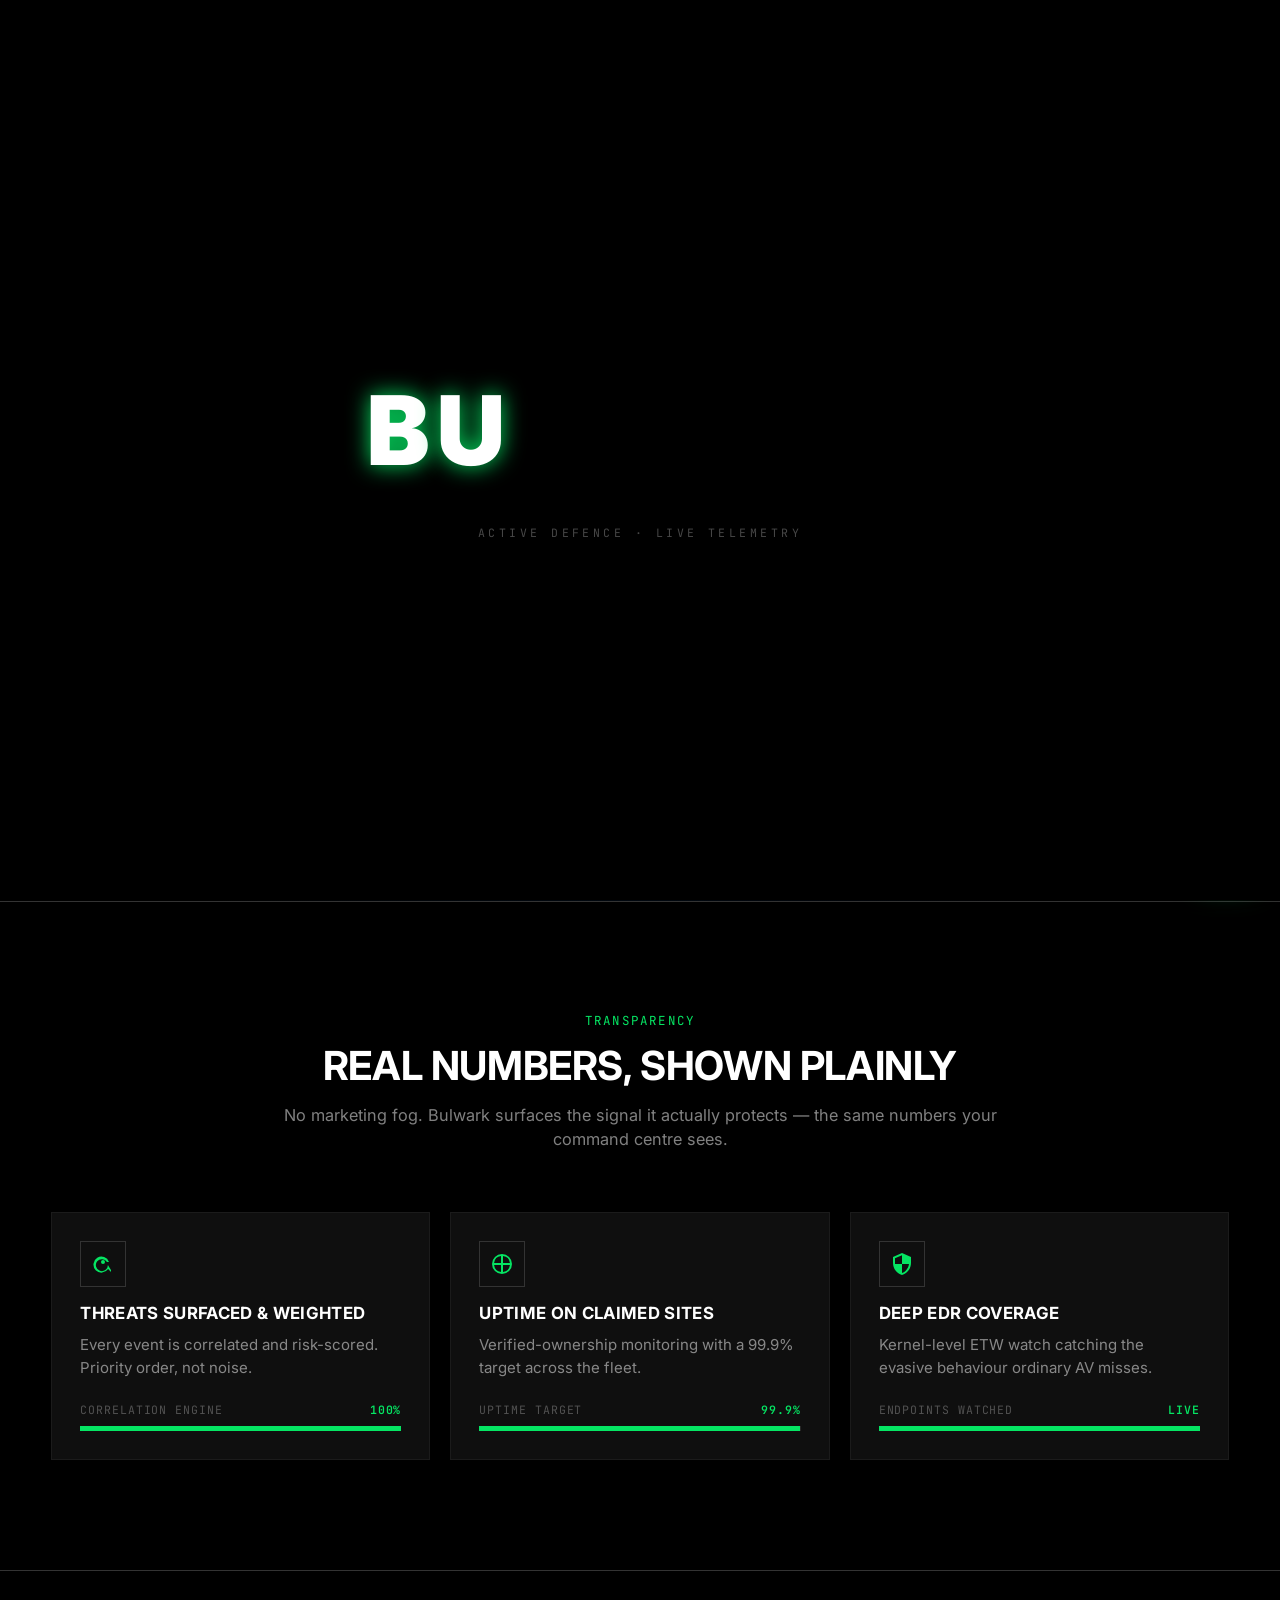
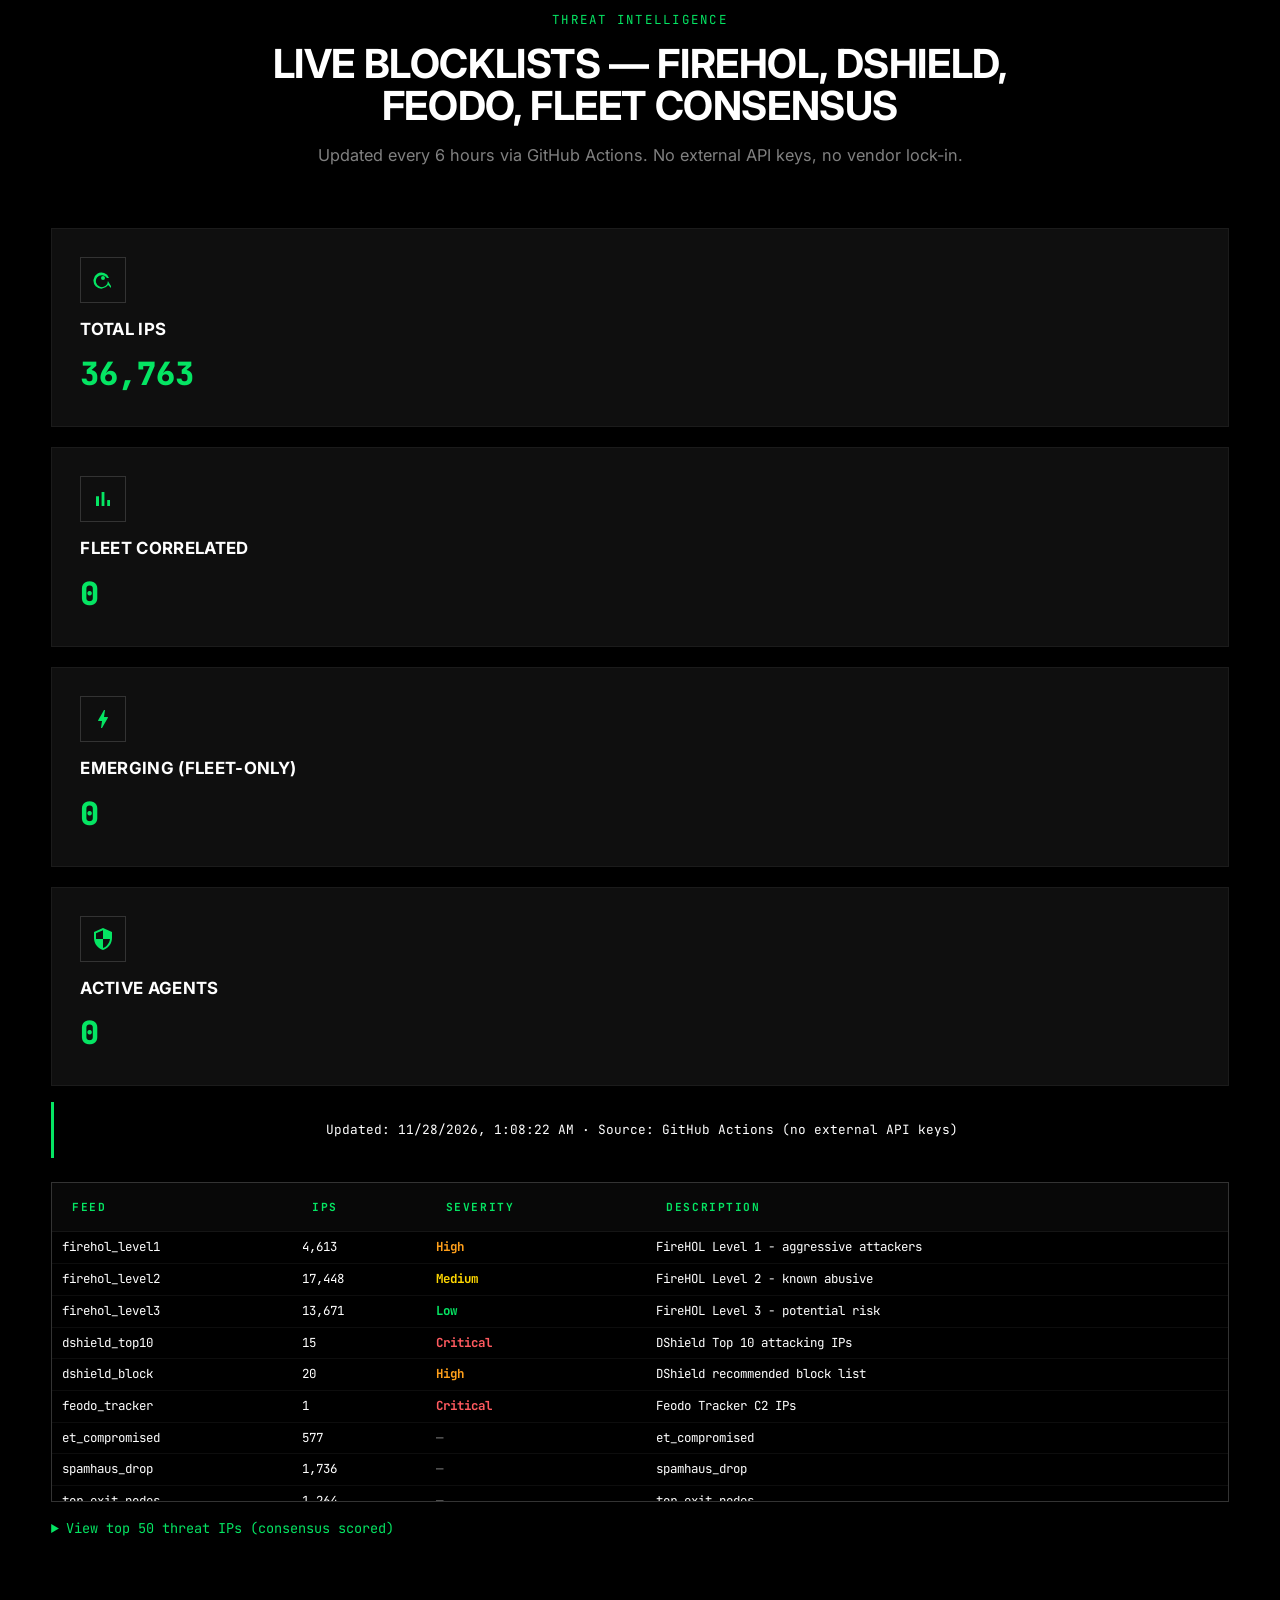
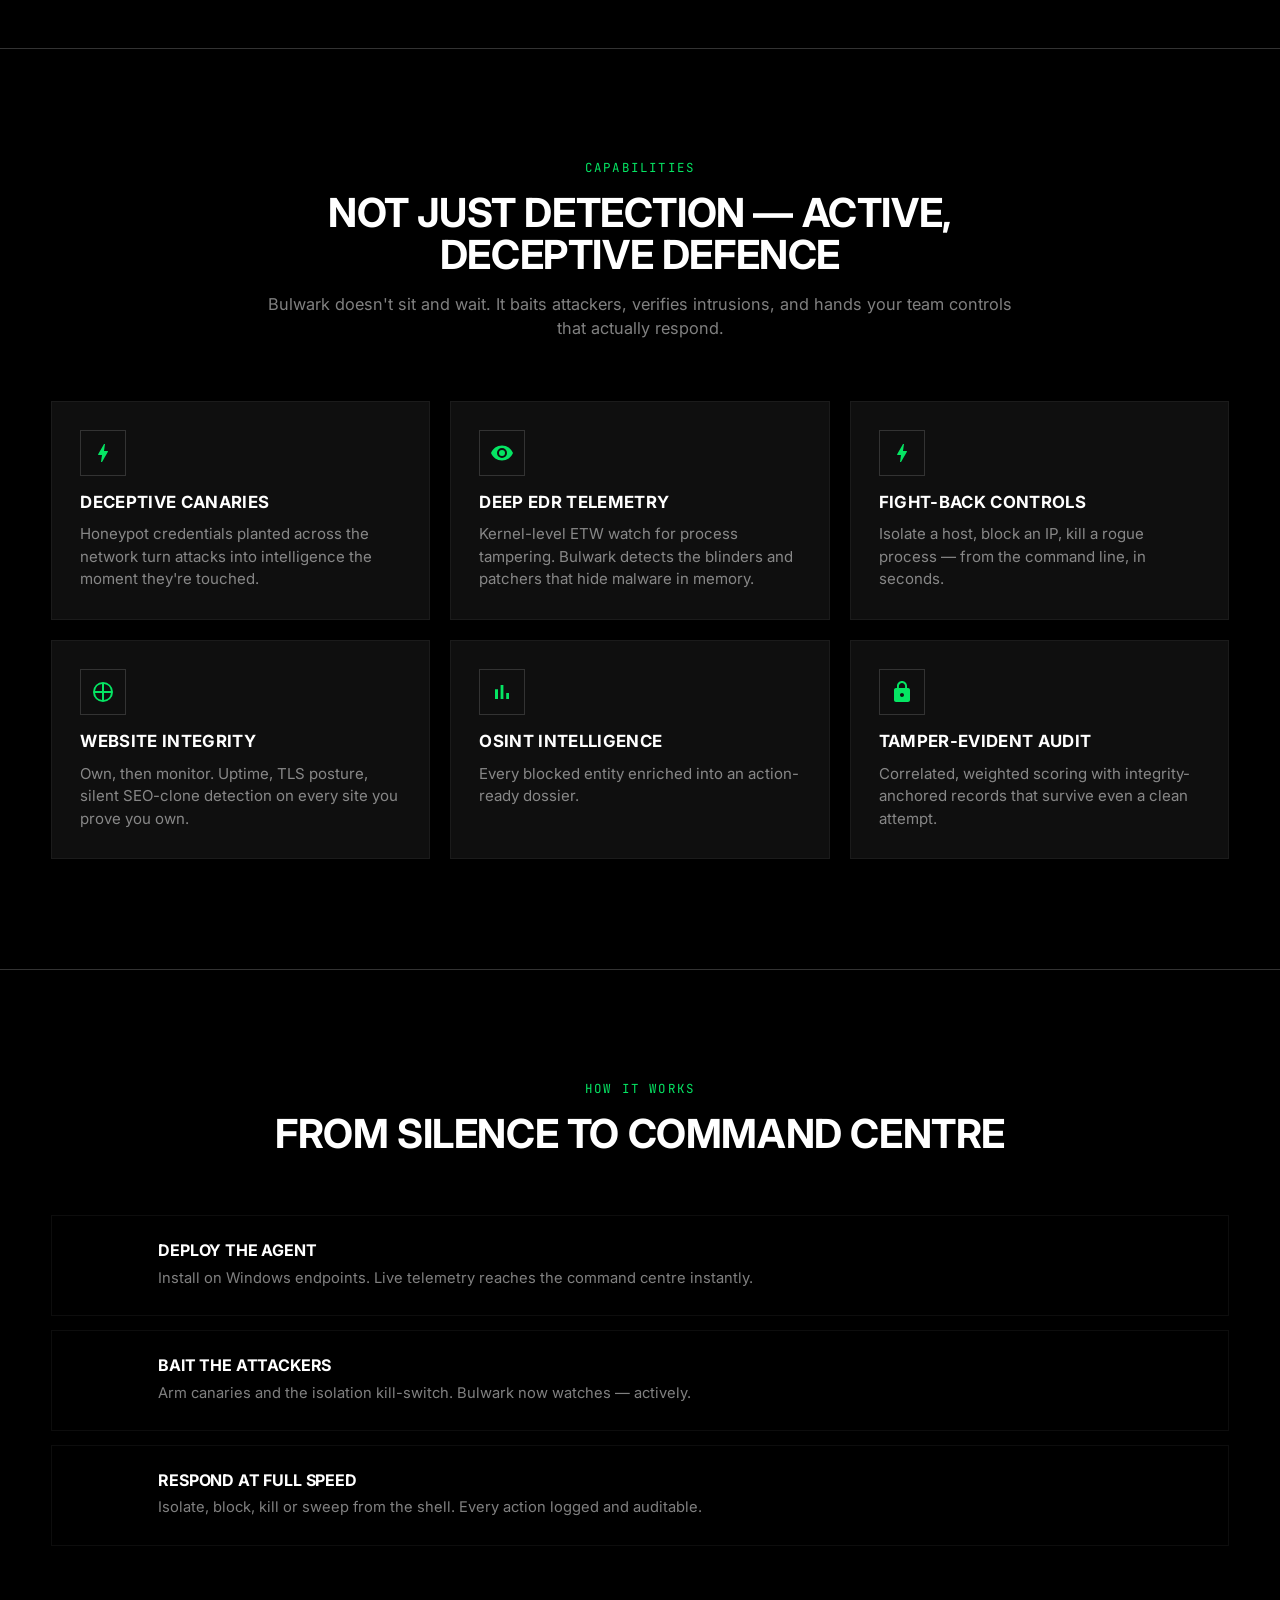
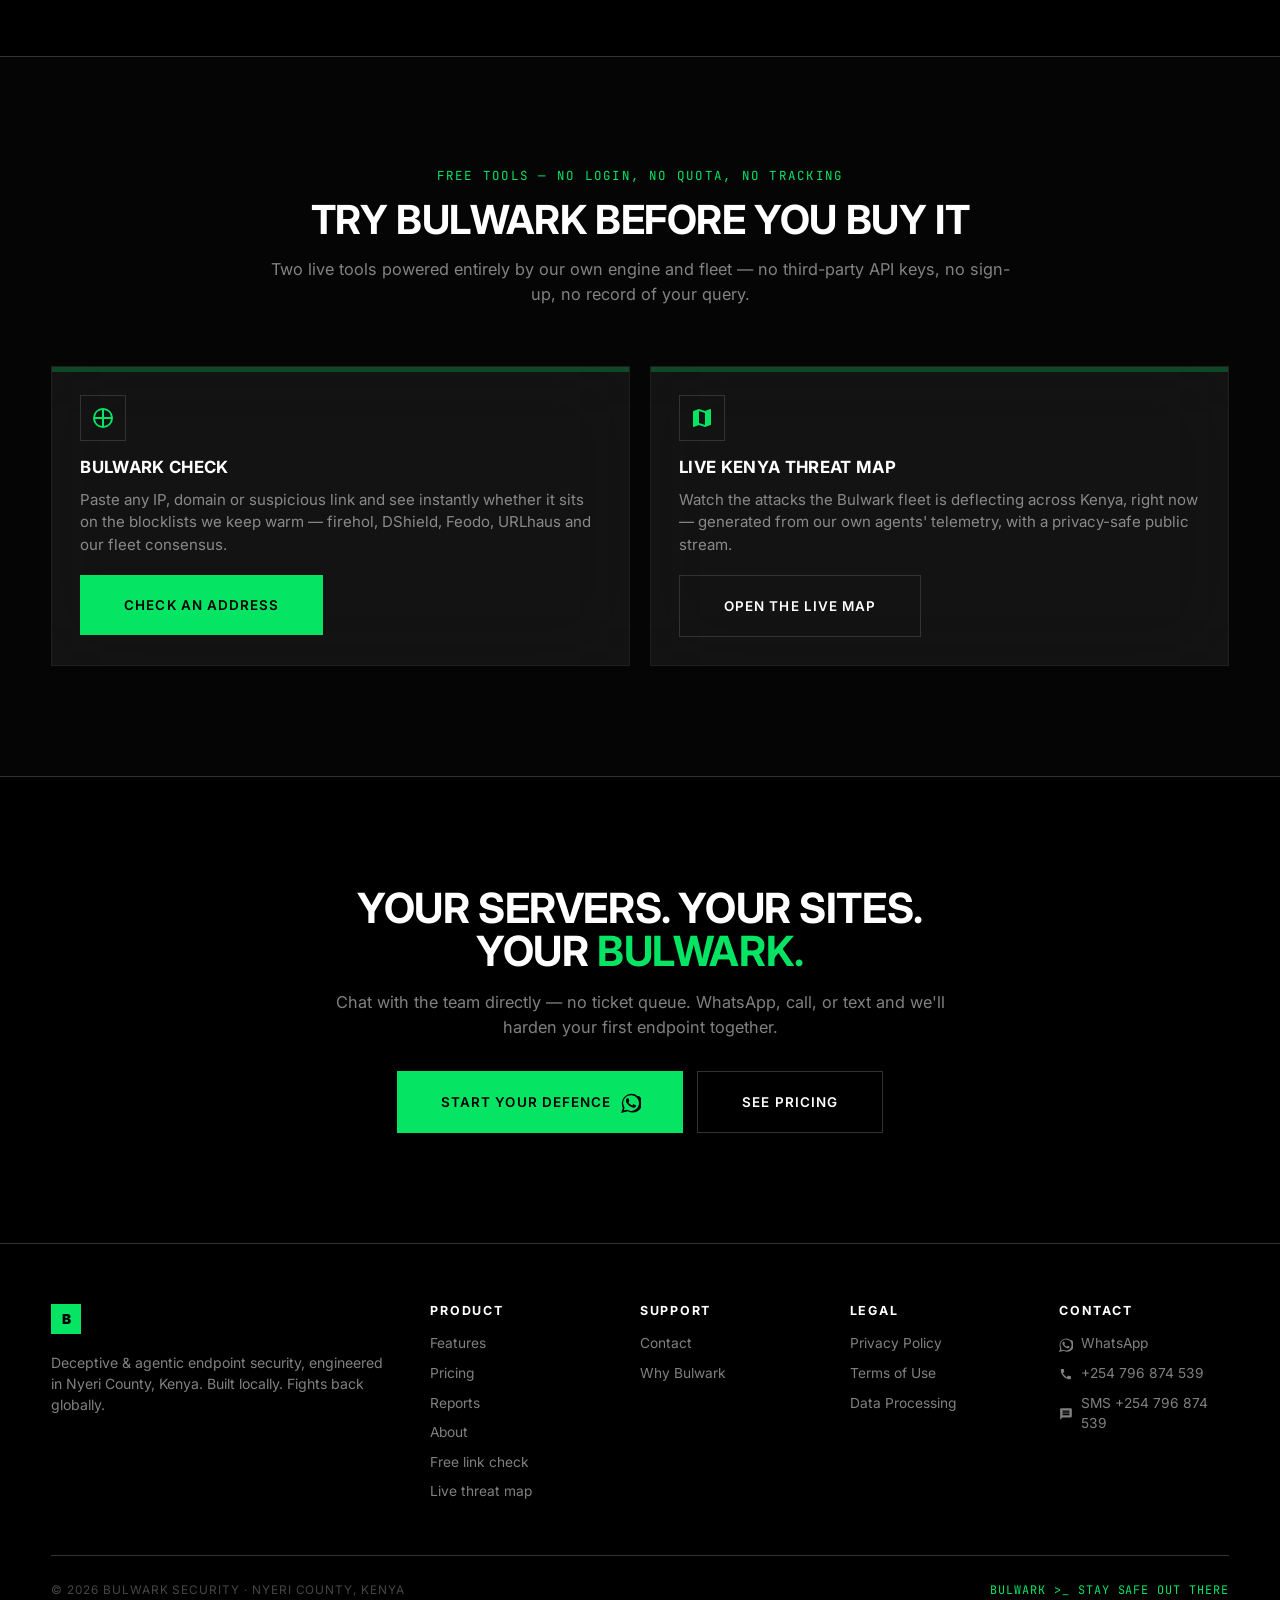
<file: index.html>
﻿<!DOCTYPE html>
<html lang="en">
<head>
<meta charset="UTF-8">
<meta name="viewport" content="width=device-width, initial-scale=1.0">
<title>Bulwark — Deceptive &amp; Agentic Endpoint Security, Built in Kenya</title>
<meta name="referrer" content="strict-origin-when-cross-origin">
<meta name="description" content="Bulwark is a Kenyan-made endpoint detection &amp; response platform. Real-time threat hunting, deceptive canaries, and live agent operations that outsmart attackers before they strike.">
<meta property="og:type" content="website">
<meta property="og:site_name" content="Bulwark">
<meta property="og:title" content="Bulwark — Deceptive &amp; Agentic Endpoint Security, Built in Kenya">
<meta property="og:description" content="Bulwark is a Kenyan-made endpoint detection &amp; response platform. Real-time threat hunting, deceptive canaries, and live agent operations that outsmart attackers before they strike.">
<meta property="og:url" content="https://example.com/">
<meta property="og:image" content="https://example.com/assets/img/og-cover.png">
<meta property="og:image:width" content="1200">
<meta property="og:image:height" content="630">
<meta property="og:locale" content="en_KE">
<meta name="twitter:card" content="summary_large_image">
<meta name="twitter:title" content="Bulwark — Deceptive &amp; Agentic Endpoint Security, Built in Kenya">
<meta name="twitter:description" content="Bulwark is a Kenyan-made endpoint detection &amp; response platform. Real-time threat hunting, deceptive canaries, and live agent operations that outsmart attackers before they strike.">
<meta name="twitter:image" content="https://example.com/assets/img/og-cover.png">
<link rel="preconnect" href="https://fonts.googleapis.com">
<link rel="preconnect" href="https://fonts.gstatic.com" crossorigin>
<link href="https://fonts.googleapis.com/css2?family=Inter:wght@400;600;700;800&family=JetBrains+Mono:wght@400;700;800&display=swap" rel="stylesheet">
<link rel="stylesheet" href="assets/css/styles.css">
<link rel="icon" type="image/svg+xml" href="assets/img/favicon.svg">
<link rel="apple-touch-icon" sizes="180x180" href="assets/img/apple-touch-icon.png">
<link rel="manifest" href="assets/img/site.webmanifest">
<script type="application/ld+json">
{
  "@context": "https://schema.org",
  "@type": "Organization",
  "name": "Bulwark Security",
  "description": "Deceptive and agentic endpoint security platform built in Kenya.",
  "url": "https://example.com/",
  "logo": "https://example.com/assets/img/logo-512.png",
  "image": "https://example.com/assets/img/og-cover.png",
  "telephone": "+254796874539",
  "email": "hello@example.com",
  "address": {
    "@type": "PostalAddress",
    "addressLocality": "Nyeri",
    "addressCountry": "KE"
  },
  "sameAs": [
    "https://wa.me/254796874539"
  ],
  "contactPoint": {
    "@type": "ContactPoint",
    "telephone": "+254796874539",
    "contactType": "sales",
    "availableLanguage": ["English", "Swahili"]
  }
}
</script>
<link rel="preconnect" href="https://example.com">
<link rel="dns-prefetch" href="https://example.com">
<link rel="canonical" href="https://example.com/">
</head>
<body>

<!-- BULWARK PRELOADER (word builds letter-by-letter, then reveals page) -->
<div id="preloader">
  <div style="text-align:center">
    <div class="pl-word"></div>
    <div class="pl-glow">active defence · live telemetry</div>
  </div>
</div>

<!-- NAV -->
<nav class="nav">
  <div class="container nav-inner">
    <a class="brand" href="index.html">
      <span class="logo" style="width:34px;height:34px;background:var(--neon);color:#000;display:grid;place-items:center;font-weight:950;font-family:var(--font-wide)">B</span>
      <span class="word" data-text="BULWARK"></span>
      <span class="brand-tag" style="display:none"></span>
      <span class="brand-tag">endpoint defence · Kenya</span>
    </a>
    <small class="brand-tag" style="font-size:.58rem;color:var(--txt-faint);display:block;margin-left:-92px">—</small>
    <button class="nav-toggle" id="navToggle" aria-label="Menu">≡</button>
    <div class="nav-links" id="navLinks">
<a href="index.html" class="active">Home</a>
      <a href="features.html">Features</a>
      <a href="pricing.html">Pricing</a>
      <a href="reports.html">Reports</a>
      <a href="about.html">About</a>
      <a href="contact.html">Contact</a>
      <a href="check.html">Check</a>
      <a href="map.html">Live map</a>
      <a class="btn btn-neon nav-cta" href="contact.html">Get started</a>
    </div>
  </div>
</nav>

<!-- HERO: full-screen live threat map -->
<section class="hero">
  <div class="hero-map" id="threatMap"></div>
  <div class="hero-map-grid"></div>

  <div class="controls-layer">
    <div class="controls-col">
      <div>
        <div class="list-panel" id="listPanel">
          <h3>Live signal feed</h3>
          <div class="list-row"><span class="d green"></span><div class="meta"><div class="t">Site integrity guard</div><div class="s">TLS · uptime · clone watch</div></div></div>
          <div class="list-row"><span class="d green"></span><div class="meta"><div class="t">Agent heartbeat</div><div class="s">fleet telemetry · 24/7</div></div></div>
          <div class="list-row"><span class="d blue"></span><div class="meta"><div class="t">Canary tripwire</div><div class="s">credential deception</div></div></div>
          <div class="list-row"><span class="d blue"></span><div class="meta"><div class="t">Evasion detector</div><div class="s">ETW · kernel watch</div></div></div>
          <div class="list-row"><span class="d red"></span><div class="meta"><div class="t">Trigger flag</div><div class="s">correlated · weighted</div></div></div>
          <div class="list-row"><span class="d green"></span><div class="meta"><div class="t">Isolation kill-switch</div><div class="s">one command · armed</div></div></div>
          <div class="list-row"><span class="d green"></span><div class="meta"><div class="t">OSINT enrichment</div><div class="s">threat intel dossiers</div></div></div>
        </div>
      </div>

      <div class="hero-left">
        <span class="hero-eyebrow"><span class="dot"></span> active defence · live telemetry</span>
        <h1>Attacker expects a lock.<br>Meet a <span class="grad">bulwark.</span></h1>
        <p class="sub">Bulwark is a deceptive, agentic endpoint security platform built in Kenya. It baits attackers, watches deep telemetry, and fights back from a command centre that feels alive.</p>
        <div class="hero-actions">
          <a class="btn btn-neon btn-lg" href="contact.html">Talk to us <span class="g" data-icon="whatsapp" style="width:18px;height:18px"></span></a>
          <a class="btn btn-ghost btn-lg" href="features.html"><span class="g" data-icon="shield" style="width:18px;height:18px"></span> Features</a>
        </div>

        <div class="hero-stats">
          <div class="ticker">
            <div class="ticker-item active"><div class="n">LIVE</div><div class="l">fleet watch active</div></div>
            <div class="ticker-item"><div class="n">99.9%</div><div class="l">uptime monitored</div></div>
            <div class="ticker-item"><div class="n">24/7</div><div class="l">deception deployed</div></div>
            <div class="ticker-item"><div class="n">100%</div><div class="l">built &amp; kept in Kenya</div></div>
          </div>
        </div>
      </div>
    </div>

    <div class="controls-col right">
      <span class="glass attrib"><span class="g" data-icon="radar"></span> by Bulwark Security</span>
      <div class="glass zoms">
        <button id="zmIn" title="Zoom in">+</button>
        <button id="zmOut" title="Zoom out">-</button>
      </div>
    </div>
  </div>
</section>

<!-- LIVE METRICS (transparency like u24 stats) -->
<section class="section">
  <div class="container">
    <div class="sec-head">
      <span class="kicker">Transparency</span>
      <h2>Real numbers, shown plainly</h2>
      <p>No marketing fog. Bulwark surfaces the signal it actually protects — the same numbers your command centre sees.</p>
    </div>
    <div class="grid grid-3">
      <div class="card">
        <div class="ico"><span class="g" data-icon="radar"></span></div>
        <h3>Threats surfaced &amp; weighted</h3>
        <p>Every event is correlated and risk-scored. Priority order, not noise.</p>
        <div class="pbar"><div class="pl"><span>correlation engine</span><b>100%</b></div><div class="track"><div class="fill" data-width="100"></div></div></div>
      </div>
      <div class="card">
        <div class="ico"><span class="g" data-icon="web"></span></div>
        <h3>Uptime on claimed sites</h3>
        <p>Verified-ownership monitoring with a 99.9% target across the fleet.</p>
        <div class="pbar"><div class="pl"><span>uptime target</span><b>99.9%</b></div><div class="track"><div class="fill" data-width="99.9"></div></div></div>
      </div>
      <div class="card">
        <div class="ico"><span class="g" data-icon="shield"></span></div>
        <h3>Deep EDR coverage</h3>
        <p>Kernel-level ETW watch catching the evasive behaviour ordinary AV misses.</p>
        <div class="pbar"><div class="pl"><span>endpoints watched</span><b>live</b></div><div class="track"><div class="fill" data-width="100"></div></div></div>
      </div>
    </div>
  </div>
</section>

<!-- THREAT INTELLIGENCE (live from GitHub Actions) -->
<section class="section" id="threatIntel">
  <div class="container">
    <div class="sec-head">
      <span class="kicker">Threat Intelligence</span>
      <h2>Live blocklists — FireHOL, DShield, Feodo, Fleet consensus</h2>
      <p>Updated every 6 hours via GitHub Actions. No external API keys, no vendor lock-in.</p>
    </div>
    <div class="grid grid-4" id="tiStats">
      <div class="card"><div class="ico"><span class="g" data-icon="radar"></span></div><h3>Total IPs</h3><div class="stat" id="tiTotal">—</div></div>
      <div class="card"><div class="ico"><span class="g" data-icon="chart"></span></div><h3>Fleet Correlated</h3><div class="stat" id="tiCorrelated">—</div></div>
      <div class="card"><div class="ico"><span class="g" data-icon="bolt"></span></div><h3>Emerging (Fleet-only)</h3><div class="stat" id="tiEmerging">—</div></div>
      <div class="card"><div class="ico"><span class="g" data-icon="shield"></span></div><h3>Active Agents</h3><div class="stat" id="tiAgents">—</div></div>
    </div>
    <div class="callout" id="tiFeedStatus" style="margin-top:16px; text-align:center; font-family:var(--font-mono); font-size:.8rem"></div>
    <div class="table-wrap" style="margin-top:24px; max-height:320px; overflow:auto">
      <table>
        <thead><tr><th>Feed</th><th>IPs</th><th>Severity</th><th>Description</th></tr></thead>
        <tbody id="tiFeedTable"></tbody>
      </table>
    </div>
    <details style="margin-top:16px">
      <summary style="cursor:pointer; color:var(--neon); font-family:var(--font-mono); font-size:.85rem">View top 50 threat IPs (consensus scored)</summary>
      <div class="table-wrap" style="margin-top:12px; max-height:300px; overflow:auto">
        <table>
          <thead><tr><th>IP</th><th>Feeds</th><th>Max Severity</th><th>Consensus Score</th><th>Fleet Agents</th></tr></thead>
          <tbody id="tiTopTable"></tbody>
        </table>
      </div>
    </details>
  </div>
</section>

<!-- CAPABILITIES -->
<section class="section">
  <div class="container">
    <div class="sec-head">
      <span class="kicker">Capabilities</span>
      <h2>Not just detection — active, deceptive defence</h2>
      <p>Bulwark doesn't sit and wait. It baits attackers, verifies intrusions, and hands your team controls that actually respond.</p>
    </div>
    <div class="grid grid-3">
      <div class="card"><div class="ico"><span class="g" data-icon="bolt"></span></div><h3>Deceptive canaries</h3><p>Honeypot credentials planted across the network turn attacks into intelligence the moment they're touched.</p></div>
      <div class="card"><div class="ico"><span class="g" data-icon="eye"></span></div><h3>Deep EDR telemetry</h3><p>Kernel-level ETW watch for process tampering. Bulwark detects the blinders and patchers that hide malware in memory.</p></div>
      <div class="card"><div class="ico"><span class="g" data-icon="bolt"></span></div><h3>Fight-back controls</h3><p>Isolate a host, block an IP, kill a rogue process — from the command line, in seconds.</p></div>
      <div class="card"><div class="ico"><span class="g" data-icon="web"></span></div><h3>Website integrity</h3><p>Own, then monitor. Uptime, TLS posture, silent SEO-clone detection on every site you prove you own.</p></div>
      <div class="card"><div class="ico"><span class="g" data-icon="chart"></span></div><h3>OSINT intelligence</h3><p>Every blocked entity enriched into an action-ready dossier.</p></div>
      <div class="card"><div class="ico"><span class="g" data-icon="lock"></span></div><h3>Tamper-evident audit</h3><p>Correlated, weighted scoring with integrity-anchored records that survive even a clean attempt.</p></div>
    </div>
  </div>
</section>

<!-- HOW IT WORKS -->
<section class="section">
  <div class="container">
    <div class="sec-head"><span class="kicker">How it works</span><h2>From silence to command centre</h2></div>
    <div class="steps">
      <div class="step"><div class="num"></div><div><h3>Deploy the agent</h3><p>Install on Windows endpoints. Live telemetry reaches the command centre instantly.</p></div></div>
      <div class="step"><div class="num"></div><div><h3>Bait the attackers</h3><p>Arm canaries and the isolation kill-switch. Bulwark now watches — actively.</p></div></div>
      <div class="step"><div class="num"></div><div><h3>Respond at full speed</h3><p>Isolate, block, kill or sweep from the shell. Every action logged and auditable.</p></div></div>
    </div>
  </div>
</section>

<!-- FREE TOOLS -->
<section class="section-alt section">
  <div class="container">
    <div class="sec-head">
      <span class="kicker">Free tools — no login, no quota, no tracking</span>
      <h2>Try Bulwark before you buy it</h2>
      <p>Two live tools powered entirely by our own engine and fleet — no third-party API keys, no sign-up, no record of your query.</p>
    </div>
    <div class="grid grid-2">
      <div class="card">
        <div class="card-accent"></div>
        <div class="ico"><span class="g" data-icon="web" style="width:24px;height:24px"></span></div>
        <h3>Bulwark Check</h3>
        <p>Paste any IP, domain or suspicious link and see instantly whether it sits on the blocklists we keep warm — firehol, DShield, Feodo, URLhaus and our fleet consensus.</p>
        <p style="margin-top:18px"><a class="btn btn-neon btn-lg" href="check.html">Check an address</a></p>
      </div>
      <div class="card">
        <div class="card-accent"></div>
        <div class="ico"><span class="g" data-icon="map" style="width:24px;height:24px"></span></div>
        <h3>Live Kenya threat map</h3>
        <p>Watch the attacks the Bulwark fleet is deflecting across Kenya, right now — generated from our own agents' telemetry, with a privacy-safe public stream.</p>
        <p style="margin-top:18px"><a class="btn btn-ghost btn-lg" href="map.html">Open the live map</a></p>
      </div>
    </div>
  </div>
</section>

  <!-- CTA -->
<section class="cta">
  <div class="container">
    <h2>Your servers. Your sites.<br>Your <span class="neon">bulwark.</span></h2>
    <p>Chat with the team directly — no ticket queue. WhatsApp, call, or text and we'll harden your first endpoint together.</p>
    <div class="cta-actions">
      <a class="btn btn-neon btn-lg" href="contact.html">Start your defence <span class="g" data-icon="whatsapp" style="width:18px;height:18px"></span></a>
      <a class="btn btn-ghost btn-lg" href="pricing.html">See pricing</a>
    </div>
  </div>
</section>

<!-- FOOTER -->
<footer class="footer">
  <div class="container">
    <div class="footer-grid">
      <div>
        <a class="brand" href="index.html"><span class="logo" style="width:30px;height:30px;background:var(--neon);color:#000;display:grid;place-items:center;font-weight:950;font-family:var(--font-wide)">B</span><span class="word" data-text="BULWARK"></span></a>
        <p style="margin-top:16px">Deceptive &amp; agentic endpoint security, engineered in Nyeri County, Kenya. Built locally. Fights back globally.</p>
      </div>
      <div><h4>Product</h4><a href="features.html">Features</a><a href="pricing.html">Pricing</a><a href="reports.html">Reports</a><a href="about.html">About</a><a href="check.html">Free link check</a><a href="map.html">Live threat map</a></div>
      <div><h4>Support</h4><a href="contact.html">Contact</a><a href="about.html">Why Bulwark</a></div>
      <div><h4>Legal</h4><a href="privacy.html">Privacy Policy</a><a href="terms.html">Terms of Use</a><a href="dpa.html">Data Processing</a></div>
      <div><h4>Contact</h4><a href="https://wa.me/254796874539" target="_blank"><span class="g" data-icon="whatsapp"></span> WhatsApp</a><a href="tel:+254796874539"><span class="g" data-icon="phone"></span> +254 796 874 539</a><a href="sms:+254796874539"><span class="g" data-icon="message"></span> SMS +254 796 874 539</a></div>
    </div>
    <div class="footer-bottom">
      <span>© 2026 Bulwark Security · Nyeri County, Kenya</span>
      <span class="prompt">bulwark &gt;_ stay safe out there</span>
    </div>
  </div>
</footer>

<a class="float-wa" href="https://wa.me/254796874539" target="_blank" aria-label="Chat on WhatsApp"><span class="g" data-icon="whatsapp" style="width:26px;height:26px"></span></a>
    <!-- ANIMATED LIVE TERMINAL -->
    <div class="term" id="term" aria-label="Live Bulwark shell demo">
      <div class="term-bar">
        <span class="term-dot red"></span><span class="term-dot amber"></span><span class="term-dot green"></span>
        <span class="term-title">bulwark — command centre</span>
        <span class="term-live"><span class="live-dot"></span> LIVE</span>
        <span class="term-actions">
          <button class="term-act" id="termMin" title="Minimise" aria-label="Minimise terminal">&ndash;</button>
          <button class="term-act" id="termClose" title="Close" aria-label="Close terminal">&times;</button>
        </span>
      </div>
      <div class="term-body" id="termBody">
        <pre class="term-out" id="termOut"></pre>
        <div class="term-line">
          <span class="term-prompt">bulwark&nbsp;&gt;</span>
          <span class="term-input" id="termInput"></span>
          <span class="term-cursor"></span>
        </div>
      </div>
    </div>
    <button class="term-tab" id="termTab" aria-label="Reopen live terminal"><span class="live-dot dark"></span> Live shell</button>
<script defer src="assets/js/main.js" data-cfasync="false"></script>
<script defer data-domain="example.com" src="https://plausible.io/js/script.js"></script>
</body>
</html>
</file>
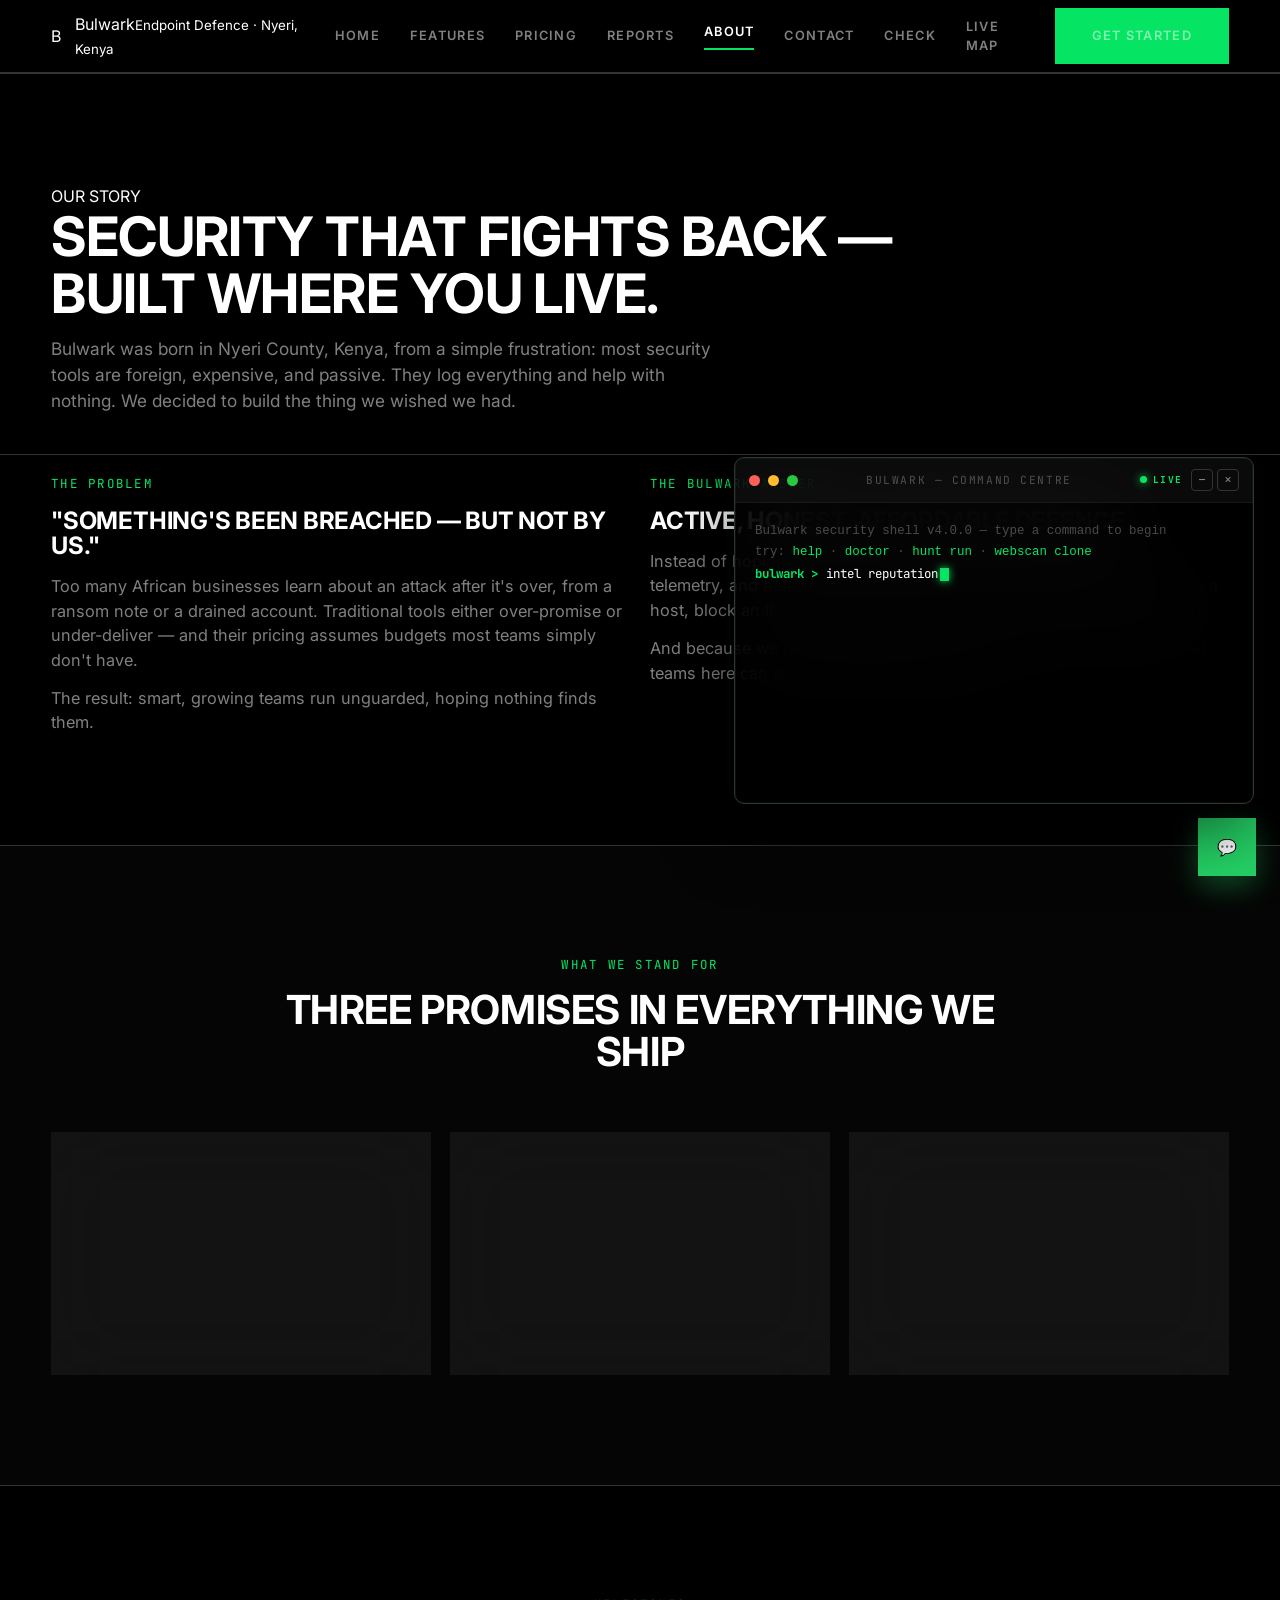
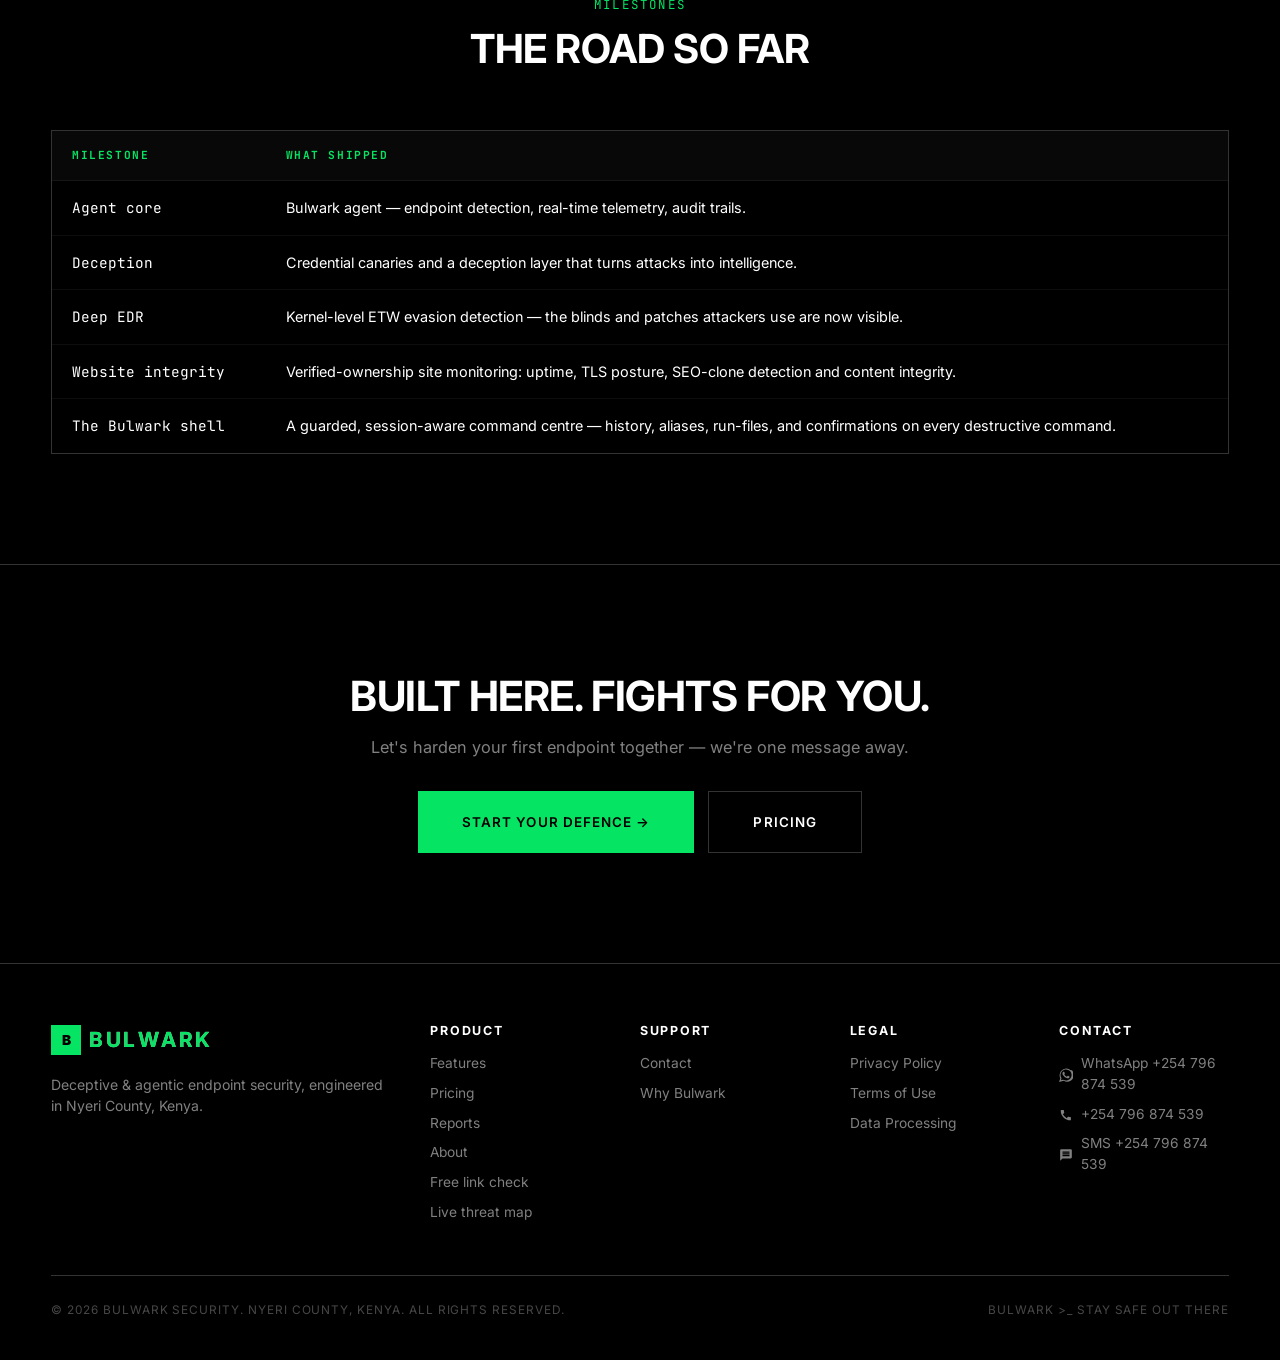
<file: about.html>
﻿<!DOCTYPE html>
<html lang="en">
<head>
<meta charset="UTF-8">
<meta name="viewport" content="width=device-width, initial-scale=1.0">
<title>About — Bulwark Security</title>
<meta name="referrer" content="strict-origin-when-cross-origin">
<meta name="description" content="Why Bulwark exists: Kenyan-engineered endpoint security built on transparency, local trust, and active defence. Nyeri County, Kenya.">
<meta property="og:type" content="website">
<meta property="og:site_name" content="Bulwark">
  <meta property="og:title" content="About — Bulwark Security">
  <meta property="og:description" content="Why Bulwark exists: Kenyan-engineered endpoint security built on transparency, local trust, and active defence. Nyeri County, Kenya.">
  <meta property="og:url" content="https://example.com/about">
  <meta property="og:image" content="https://example.com/assets/img/og-cover.png">
  <meta property="og:image:width" content="1200">
  <meta property="og:image:height" content="630">
  <meta property="og:locale" content="en_KE">
  <meta name="twitter:card" content="summary_large_image">
  <meta name="twitter:title" content="About — Bulwark Security">
  <meta name="twitter:description" content="Why Bulwark exists: Kenyan-engineered endpoint security built on transparency, local trust, and active defence. Nyeri County, Kenya.">
  <meta name="twitter:image" content="https://example.com/assets/img/og-cover.png">
  <link rel="canonical" href="https://example.com/about">
<link rel="preconnect" href="https://fonts.googleapis.com">
<link rel="preconnect" href="https://fonts.gstatic.com" crossorigin>
<link href="https://fonts.googleapis.com/css2?family=Inter:wght@400;600;700;800&family=JetBrains+Mono:wght@400;700;800&display=swap" rel="stylesheet">
<link rel="stylesheet" href="assets/css/styles.css">
<link rel="icon" type="image/svg+xml" href="assets/img/favicon.svg">
<link rel="apple-touch-icon" sizes="180x180" href="assets/img/apple-touch-icon.png">
<link rel="manifest" href="assets/img/site.webmanifest">
<script type="application/ld+json">
{
  "@context": "https://schema.org",
  "@type": "Organization",
  "name": "Bulwark Security",
  "description": "Deceptive and agentic endpoint security platform built in Kenya.",
  "url": "https://example.com/",
  "logo": "https://example.com/assets/img/logo-512.png",
  "image": "https://example.com/assets/img/og-cover.png",
  "telephone": "+254796874539",
  "email": "hello@example.com",
  "address": {
    "@type": "PostalAddress",
    "addressLocality": "Nyeri",
    "addressCountry": "KE"
  },
  "sameAs": [
    "https://wa.me/254796874539"
  ],
  "contactPoint": {
    "@type": "ContactPoint",
    "telephone": "+254796874539",
    "contactType": "sales",
    "availableLanguage": ["English", "Swahili"]
  }
}
</script>
<link rel="preconnect" href="https://example.com">
<link rel="dns-prefetch" href="https://example.com">
<link rel="canonical" href="https://example.com/about.html">
</head>
<body>

<nav class="nav">
  <div class="container nav-inner">
    <a class="brand" href="index.html"><span class="logo">B</span><span>Bulwark<small>Endpoint Defence · Nyeri, Kenya</small></span></a>
    <button class="nav-toggle" id="navToggle" aria-label="Menu">☰</button>
    <div class="nav-links" id="navLinks">
<a href="index.html">Home</a>
      <a href="features.html">Features</a>
      <a href="pricing.html">Pricing</a>
      <a href="reports.html">Reports</a>
      <a href="about.html" class="active">About</a>
      <a href="contact.html">Contact</a>
      <a href="check.html">Check</a>
      <a href="map.html">Live map</a>
      <a class="btn btn-neon nav-cta" href="contact.html">Get started</a>
    </div>
  </div>
</nav>

<section class="section" style="padding-bottom:40px">
  <div class="container">
    <span class="eyebrow"><span class="dot"></span> OUR STORY</span>
    <h1 style="font-size:clamp(2.2rem,4.5vw,3.4rem); margin-bottom:14px">Security that fights back —<br>built where you live.</h1>
    <p style="max-width:660px; font-size:1.08rem">Bulwark was born in Nyeri County, Kenya, from a simple frustration: most security tools are foreign, expensive, and passive. They log everything and help with nothing. We decided to build the thing we wished we had.</p>
  </div>
</section>

<section class="section" style="padding-top:20px">
  <div class="container">
    <div class="grid grid-2">
      <div>
        <span class="kicker">The problem</span>
        <h2 style="margin:12px 0 16px">"Something's been breached — but not by us."</h2>
        <p style="font-size:1.02rem">Too many African businesses learn about an attack after it's over, from a ransom note or a drained account. Traditional tools either over-promise or under-deliver — and their pricing assumes budgets most teams simply don't have.</p>
        <p style="font-size:1.02rem; margin-top:14px">The result: smart, growing teams run unguarded, hoping nothing finds them.</p>
      </div>
      <div>
        <span class="kicker">The Bulwark answer</span>
        <h2 style="margin:12px 0 16px">Active, honest, affordable defence</h2>
        <p style="font-size:1.02rem">Instead of hoping, Bulwark <b style="color:var(--text)">baits</b>. It plants decoys, watches deep telemetry, and hands your team controls that actually respond — isolate a host, block an IP, sweep persistence — all from a clear command centre.</p>
        <p style="font-size:1.02rem; margin-top:14px">And because we price in shillings and answer the phone ourselves, real teams here can actually afford real protection.</p>
      </div>
    </div>
  </div>
</section>

<!-- VALUES -->
<section class="section-alt section">
  <div class="container">
    <div class="sec-head"><span class="kicker">What we stand for</span><h2>Three promises in everything we ship</h2></div>
    <div class="grid grid-3">
      <div class="card"><div class="ico">🇰🇪</div><h3>Transparency</h3><p>A dark, high-contrast interface that shows you the numbers — threats flagged, hosts watched, uptime held. No hidden logs, no marketing fog.</p></div>
      <div class="card"><div class="ico">🛡️</div><h3>Action over observation</h3><p>We judge every feature by one test: does it stop an attacker or just tell you about one? If it can't act, it doesn't ship.</p></div>
      <div class="card"><div class="ico">🇰🇪</div><h3>Local trust</h3><p>Built and maintained in Nyeri County. A real person answers your WhatsApp, call or SMS. That's the credibility money can't buy.</p></div>
    </div>
  </div>
</section>

<!-- TIMELINE -->
<section class="section">
  <div class="container">
    <div class="sec-head"><span class="kicker">Milestones</span><h2>The road so far</h2></div>
    <div class="table-wrap">
      <table>
        <thead><tr><th>Milestone</th><th>What shipped</th></tr></thead>
        <tbody>
          <tr><td class="mono" style="color:var(--green)">Agent core</td><td>Bulwark agent — endpoint detection, real-time telemetry, audit trails.</td></tr>
          <tr><td class="mono" style="color:var(--green)">Deception</td><td>Credential canaries and a deception layer that turns attacks into intelligence.</td></tr>
          <tr><td class="mono" style="color:var(--green)">Deep EDR</td><td>Kernel-level ETW evasion detection — the blinds and patches attackers use are now visible.</td></tr>
          <tr><td class="mono" style="color:var(--green)">Website integrity</td><td>Verified-ownership site monitoring: uptime, TLS posture, SEO-clone detection and content integrity.</td></tr>
          <tr><td class="mono" style="color:var(--green)">The Bulwark shell</td><td>A guarded, session-aware command centre — history, aliases, run-files, and confirmations on every destructive command.</td></tr>
        </tbody>
      </table>
    </div>
  </div>
</section>

<!-- CTA -->
<section class="cta">
  <div class="container">
    <h2>Built here. Fights for you.</h2>
    <p>Let's harden your first endpoint together — we're one message away.</p>
    <div class="cta-actions">
      <a class="btn btn-neon btn-lg" href="contact.html">Start your defence →</a>
      <a class="btn btn-ghost btn-lg" href="pricing.html">Pricing</a>
    </div>
  </div>
</section>

<footer class="footer">
  <div class="container">
    <div class="footer-grid">
      <div><a class="brand" href="index.html"><span class="logo" style="width:30px;height:30px;background:var(--neon);color:#000;display:grid;place-items:center;font-weight:950;font-family:var(--font-wide)">B</span><span class="word" data-text="BULWARK"></span></a><p style="margin-top:14px">Deceptive &amp; agentic endpoint security, engineered in Nyeri County, Kenya.</p></div>
      <div><h4>Product</h4><a href="features.html">Features</a><a href="pricing.html">Pricing</a><a href="reports.html">Reports</a><a href="about.html">About</a><a href="check.html">Free link check</a><a href="map.html">Live threat map</a></div>
      <div><h4>Support</h4><a href="contact.html">Contact</a><a href="about.html">Why Bulwark</a></div>
      <div><h4>Legal</h4><a href="privacy.html">Privacy Policy</a><a href="terms.html">Terms of Use</a><a href="dpa.html">Data Processing</a></div>
      <div><h4>Contact</h4><a href="https://wa.me/254796874539" target="_blank"><span class="g" data-icon="whatsapp"></span> WhatsApp +254 796 874 539</a><a href="tel:+254796874539"><span class="g" data-icon="phone"></span> +254 796 874 539</a><a href="sms:+254796874539"><span class="g" data-icon="message"></span> SMS +254 796 874 539</a></div>
    </div>
    <div class="footer-bottom"><span>© 2026 Bulwark Security. Nyeri County, Kenya. All rights reserved.</span><span class="payment">bulwark &gt;_ stay safe out there</span></div>
  </div>
</footer>

<a class="float-wa" href="https://wa.me/254796874539" target="_blank" aria-label="Chat on WhatsApp">💬</a>
    <!-- ANIMATED LIVE TERMINAL -->
    <div class="term" id="term" aria-label="Live Bulwark shell demo">
      <div class="term-bar">
        <span class="term-dot red"></span><span class="term-dot amber"></span><span class="term-dot green"></span>
        <span class="term-title">bulwark — command centre</span>
        <span class="term-live"><span class="live-dot"></span> LIVE</span>
        <span class="term-actions">
          <button class="term-act" id="termMin" title="Minimise" aria-label="Minimise terminal">&ndash;</button>
          <button class="term-act" id="termClose" title="Close" aria-label="Close terminal">&times;</button>
        </span>
      </div>
      <div class="term-body" id="termBody">
        <pre class="term-out" id="termOut"></pre>
        <div class="term-line">
          <span class="term-prompt">bulwark&nbsp;&gt;</span>
          <span class="term-input" id="termInput"></span>
          <span class="term-cursor"></span>
        </div>
      </div>
    </div>
    <button class="term-tab" id="termTab" aria-label="Reopen live terminal"><span class="live-dot dark"></span> Live shell</button>
<script defer src="assets/js/main.js" data-cfasync="false"></script>
<script defer data-domain="example.com" src="https://plausible.io/js/script.js"></script>
</body>
</html>
</file>
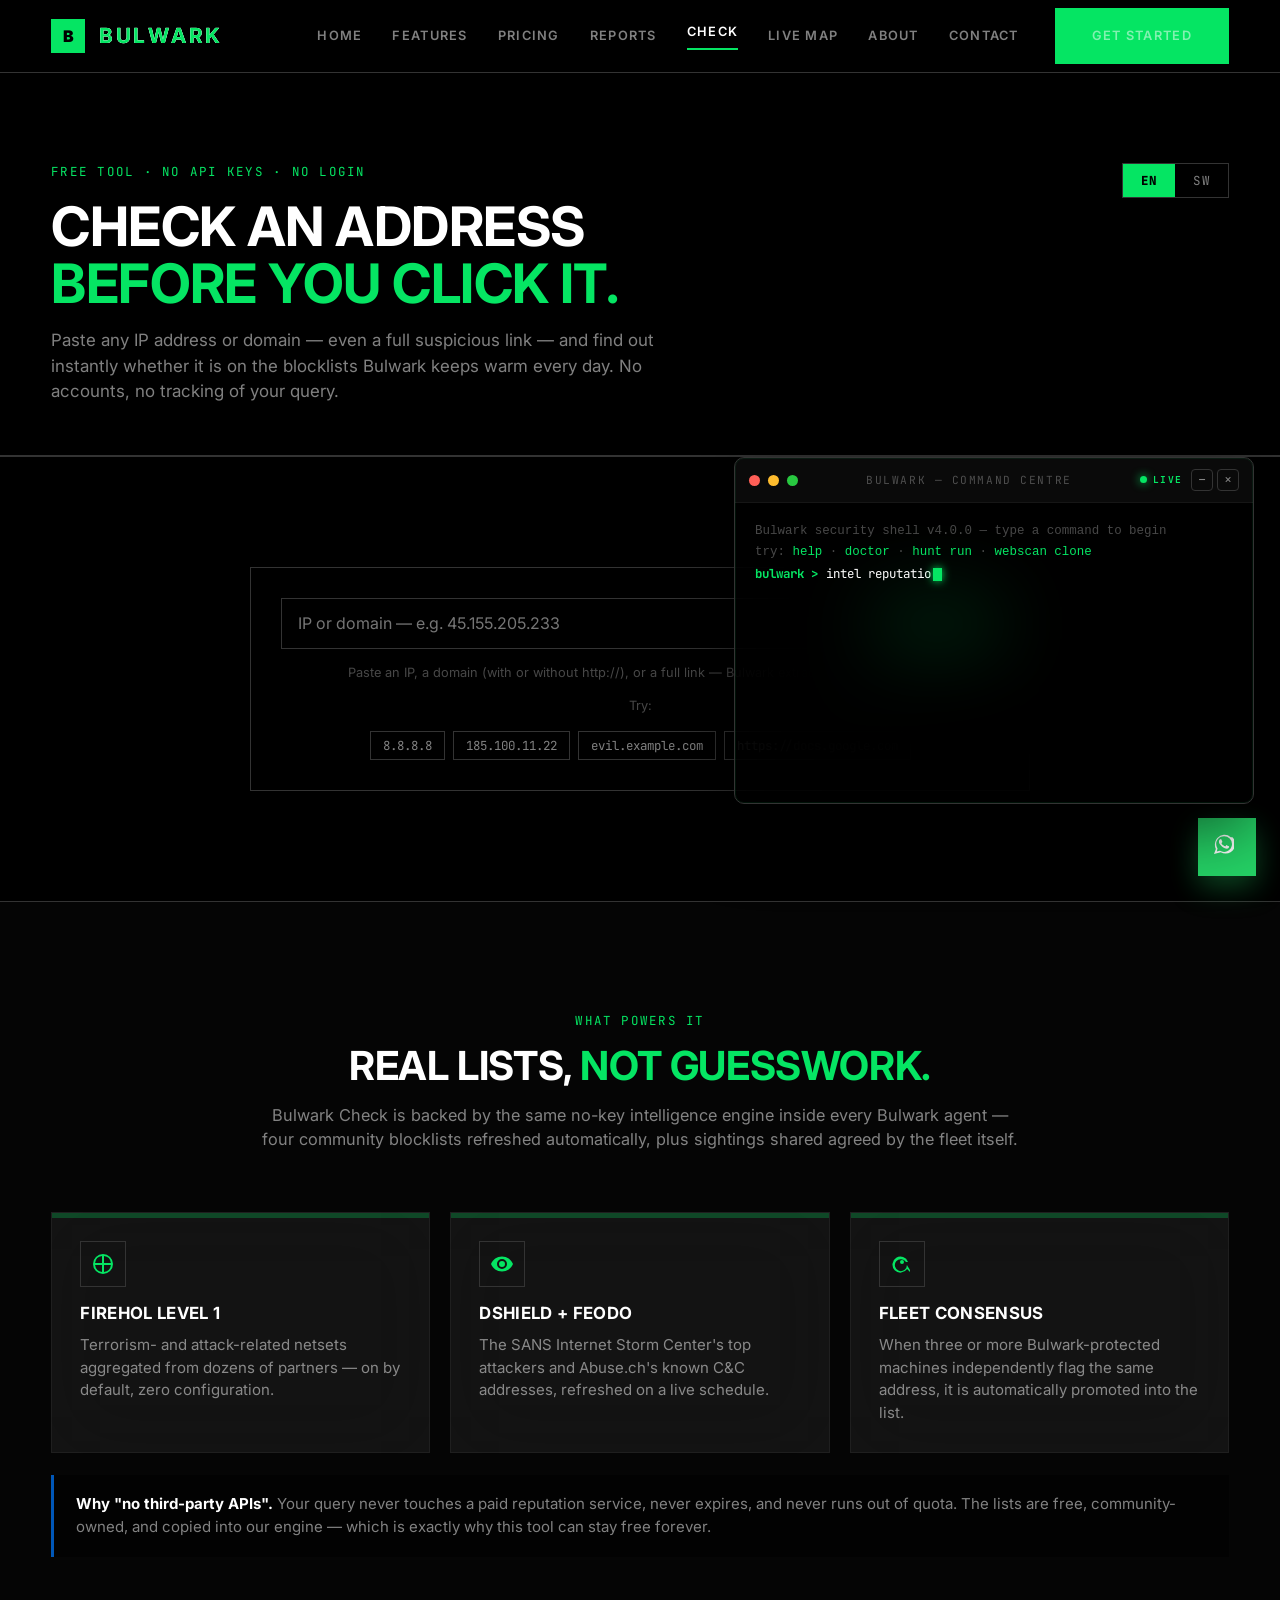
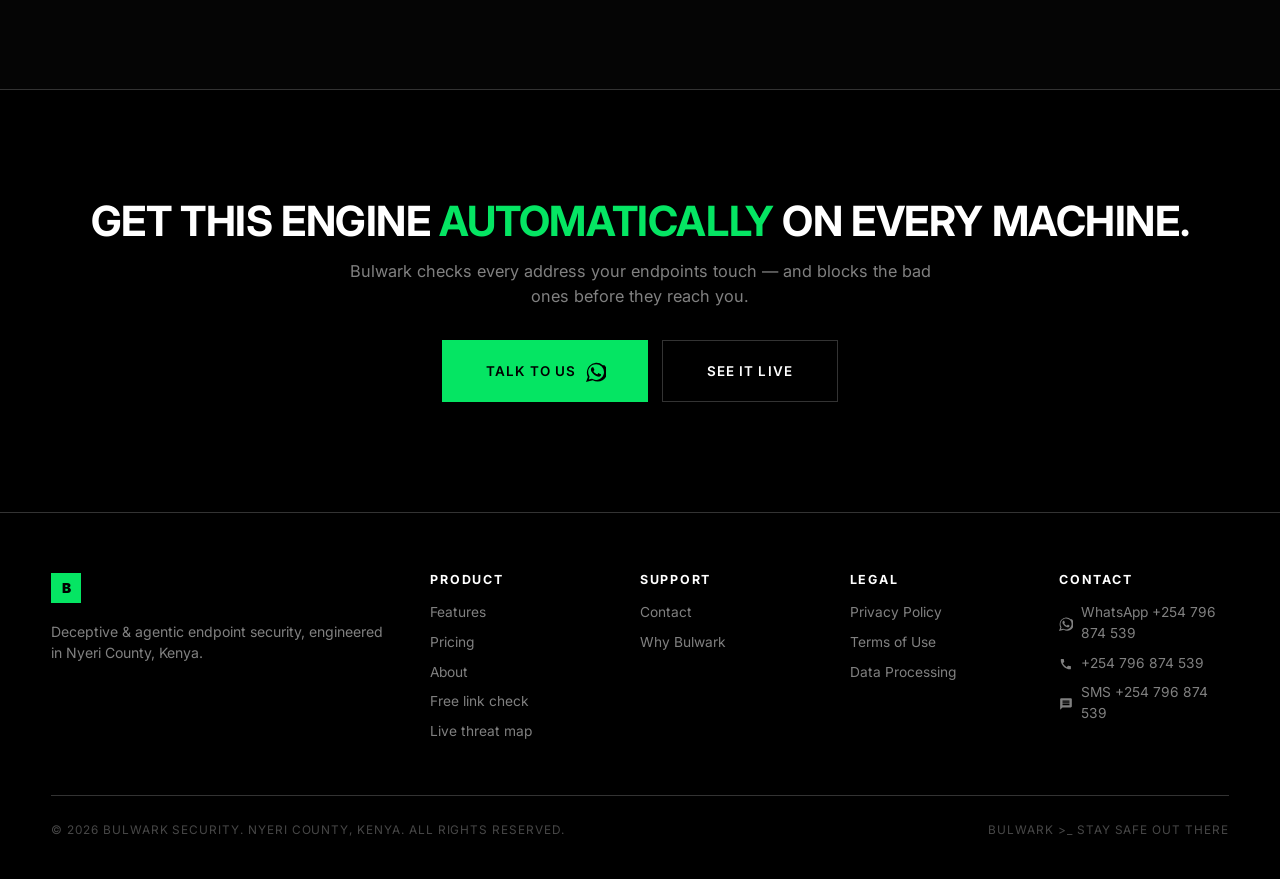
<file: check.html>
<!DOCTYPE html>
<html lang="en">
<head>
<meta charset="UTF-8">
<meta name="viewport" content="width=device-width, initial-scale=1.0">
<title>Bulwark Check &mdash; Check any IP or domain before you click</title>
<meta name="referrer" content="strict-origin-when-cross-origin">
<meta name="description" content="Free, keyless danger checker. Paste any IP address or domain and see instantly whether it appears on the blocklists Bulwark keeps warm &mdash; firehol, DShield, Feodo, URLhaus and our own fleet consensus.">
<meta property="og:type" content="website">
<meta property="og:site_name" content="Bulwark">
<meta property="og:title" content="Bulwark Check &mdash; check any IP or domain">
<meta property="og:description" content="Free, keyless danger checker backed by firehol, DShield, Feodo, URLhaus and Bulwark's own fleet consensus.">
<meta property="og:url" content="https://example.com/check">
<meta property="og:image" content="https://example.com/assets/img/og-cover.png">
<meta property="og:image:width" content="1200">
<meta property="og:image:height" content="630">
<meta property="og:locale" content="en_KE">
<meta name="twitter:card" content="summary_large_image">
<meta name="twitter:title" content="Bulwark Check &mdash; check any IP or domain">
<meta name="twitter:description" content="Free, keyless danger checker backed by real blocklists and Bulwark's fleet consensus.">
<meta name="twitter:image" content="https://example.com/assets/img/og-cover.png">
<link rel="preconnect" href="https://fonts.googleapis.com">
<link rel="preconnect" href="https://fonts.gstatic.com" crossorigin>
<link href="https://fonts.googleapis.com/css2?family=Inter:wght@400;600;700;800&family=JetBrains+Mono:wght@400;700;800&display=swap" rel="stylesheet">
<link rel="stylesheet" href="assets/css/styles.css">
<link rel="icon" type="image/svg+xml" href="assets/img/favicon.svg">
<link rel="apple-touch-icon" sizes="180x180" href="assets/img/apple-touch-icon.png">
<link rel="manifest" href="assets/img/site.webmanifest">
<link rel="preconnect" href="https://example.com">
<link rel="dns-prefetch" href="https://example.com">
<link rel="canonical" href="https://example.com/check">
<script type="application/ld+json">
{
  "@context": "https://schema.org",
  "@type": "WebApplication",
  "name": "Bulwark Check",
  "url": "https://example.com/check",
  "applicationCategory": "SecurityApplication",
  "operatingSystem": "Any",
  "offers": { "@type": "Offer", "price": "0", "priceCurrency": "KES" },
  "description": "Free keyless danger checker for IP addresses and domains, backed by community blocklists and Bulwark's fleet consensus.",
  "publisher": { "@type": "Organization", "name": "Bulwark Security", "url": "https://example.com/" }
}
</script>
<style>
  /* page-bespoke: checker (shared site styles in styles.css) */
  .check-panel { max-width: 780px; margin: 0 auto; background: rgba(0,0,0,.5); border: 1px solid var(--stroke); padding: 30px; position: relative; }
  .check-row { display: flex; gap: 10px; }
  .check-row input { flex: 1; background: #000; border: 1px solid var(--stroke); color: var(--txt); padding: 14px 16px; font-family: var(--font-body); font-size: 1rem; }
  .check-row input:focus { outline: none; border-color: var(--neon); }
  .check-row button { cursor: pointer; }
  .verdict { margin-top: 22px; border: 1px solid var(--stroke); background: #000; display: none; }
  .verdict.show { display: block; }
  .verdict .vhead { display: flex; align-items: center; justify-content: space-between; gap: 12px; padding: 18px 22px; }
  .verdict .vhead h3 { margin: 0; font-size: 1.15rem; letter-spacing: .02em; }
  .verdict .vmeta { padding: 4px 22px 18px; color: var(--txt-faint); font-size: .84rem; font-family: var(--font-mono); }
  .vtag { display: inline-block; font-family: var(--font-mono); font-weight: 800; letter-spacing: .12em; padding: 6px 16px; border: 1px solid currentColor; font-size: .8rem; }
  .vtag.block { color: #ff5a5f; border-color: #ff5a5f; background: rgba(255,90,95,.08); }
  .vtag.caution { color: var(--gold); border-color: var(--gold); background: rgba(255,215,0,.08); }
  .vtag.clean { color: var(--neon); border-color: var(--neon); background: rgba(5,229,99,.08); }
  .srclist { display: flex; flex-wrap: wrap; gap: 8px; padding: 0 22px 20px; }
  .srctag { font-family: var(--font-mono); font-size: .7rem; letter-spacing: .08em; border: 1px solid var(--stroke); padding: 4px 10px; color: var(--txt-dim); }
  .srctag.fleet { border-color: var(--neon); color: var(--neon); }
  .who-source { display: flex; flex-wrap: wrap; gap: 8px 24px; margin-top: 16px; color: var(--txt-dim); font-size: .82rem; }
  .who-source b { color: var(--txt); font-weight: 600; }
  .err-msg { margin-top: 18px; padding: 14px 18px; border: 1px solid #ff5a5f; color: #ffb3b6; background: rgba(255,90,95,.06); display: none; font-size: .9rem; }
  .note { margin-top: 14px; color: var(--txt-faint); font-size: .8rem; text-align: center; }
  .examples { display: flex; flex-wrap: wrap; gap: 8px; justify-content: center; margin-top: 16px; }
  .examples button { background: transparent; border: 1px solid var(--stroke); color: var(--txt-dim); font-family: var(--font-mono); font-size: .78rem; padding: 5px 12px; cursor: pointer; }
  .examples button:hover { color: var(--neon); border-color: var(--neon); }
  .lang-switch { display: inline-flex; border: 1px solid var(--stroke); }
  .lang-switch button { background: transparent; color: var(--txt-dim); border: 0; padding: 8px 18px; cursor: pointer; font-family: var(--font-mono); font-size: .78rem; letter-spacing: .1em; }
  .lang-switch button.on { background: var(--neon); color: #000; font-weight: 800; }
  .spinner { display: inline-block; width: 14px; height: 14px; border: 2px solid rgba(255,255,255,.2); border-top-color: var(--neon); border-radius: 50%; animation: spin .7s linear infinite; vertical-align: -2px; }
  @keyframes spin { to { transform: rotate(360deg); } }
  @media (max-width:560px){ .check-row { flex-direction: column; } .check-row button { width: 100%; } }
</style>
</head>
<body>

<nav class="nav">
  <div class="container nav-inner">
    <a class="brand" href="index.html"><span class="logo" style="width:34px;height:34px;background:var(--neon);color:#000;display:grid;place-items:center;font-weight:950;font-family:var(--font-wide)">B</span><span class="word" data-text="BULWARK"></span><span class="brand-tag" style="display:none"></span></a>
    <button class="nav-toggle" id="navToggle" aria-label="Menu">☰</button>
    <div class="nav-links" id="navLinks">
      <a href="index.html">Home</a>
      <a href="features.html">Features</a>
      <a href="pricing.html">Pricing</a>
      <a href="reports.html">Reports</a>
      <a href="check.html" class="active">Check</a>
      <a href="map.html">Live map</a>
      <a href="about.html">About</a>
      <a href="contact.html">Contact</a>
      <a class="btn btn-neon nav-cta" href="contact.html">Get started</a>
    </div>
  </div>
</nav>

<header class="page-hero">
  <div class="container">
    <div style="display:flex;justify-content:space-between;align-items:flex-start;flex-wrap:wrap;gap:16px">
      <span class="kicker">Free tool &middot; no API keys &middot; no login</span>
      <div class="lang-switch" role="group" aria-label="Language">
        <button id="langEn" class="on" type="button">EN</button>
        <button id="langSw" type="button">SW</button>
      </div>
    </div>
    <h1>Check an address<br><span class="neon">before you click it.</span></h1>
    <p>Paste any IP address or domain &mdash; even a full suspicious link &mdash; and find out instantly whether it is on the blocklists Bulwark keeps warm every day. No accounts, no tracking of your query.</p>
  </div>
</header>

<section class="section">
  <div class="container">
    <div class="check-panel">
      <div class="check-row">
        <input id="addrInput" type="text" autocomplete="off" spellcheck="false" placeholder="IP or domain &mdash; e.g. 45.155.205.233">
        <button class="btn btn-neon" id="runCheck" type="button" data-go="Check">Check</button>
      </div>
      <p class="note" data-note>Paste an IP, a domain (with or without http://), or a full link &mdash; Bulwark extracts the host for you.</p>
      <p class="note" id="exLabel" style="margin-bottom:0"></p>
      <div class="examples" id="examples" aria-label="Try an example"></div>
      <div class="err-msg" id="errMsg"></div>
      <div class="verdict" id="verdict">
        <div class="vhead">
          <h3><span class="mono" id="vValue"></span></h3>
          <span class="vtag" id="vTag">CLEAN</span>
        </div>
        <div class="srclist" id="vSources"></div>
        <div class="vmeta" id="vMeta"></div>
      </div>
    </div>
  </div>
</section>

<section class="section-alt section">
  <div class="container">
    <div class="sec-head"><span class="kicker">What powers it</span><h2>Real lists, <span class="neon">not guesswork.</span></h2><p>Bulwark Check is backed by the same no-key intelligence engine inside every Bulwark agent &mdash; four community blocklists refreshed automatically, plus sightings shared agreed by the fleet itself.</p></div>
    <div class="grid grid-3">
      <div class="card"><div class="card-accent"></div><div class="ico"><span class="g" data-icon="web" style="width:24px;height:24px"></span></div><h3>Firehol Level 1</h3><p>Terrorism- and attack-related netsets aggregated from dozens of partners &mdash; on by default, zero configuration.</p></div>
      <div class="card"><div class="card-accent"></div><div class="ico"><span class="g" data-icon="eye" style="width:24px;height:24px"></span></div><h3>DShield + Feodo</h3><p>The SANS Internet Storm Center's top attackers and Abuse.ch's known C&amp;C addresses, refreshed on a live schedule.</p></div>
      <div class="card"><div class="card-accent"></div><div class="ico"><span class="g" data-icon="radar" style="width:24px;height:24px"></span></div><h3>Fleet consensus</h3><p>When three or more Bulwark-protected machines independently flag the same address, it is automatically promoted into the list.</p></div>
    </div>
    <div class="callout blue"><p><b style="color:var(--txt)">Why "no third-party APIs".</b> Your query never touches a paid reputation service, never expires, and never runs out of quota. The lists are free, community-owned, and copied into our engine &mdash; which is exactly why this tool can stay free forever.</p></div>
  </div>
</section>

<!-- CTA -->
<section class="cta">
  <div class="container">
    <h2>Get this engine <span class="neon">automatically</span> on every machine.</h2>
    <p>Bulwark checks every address your endpoints touch &mdash; and blocks the bad ones before they reach you.</p>
    <div class="cta-actions">
      <a class="btn btn-neon btn-lg" href="contact.html">Talk to us <span class="g" data-icon="whatsapp" style="width:18px;height:18px"></span></a>
      <a class="btn btn-ghost btn-lg" href="map.html">See it live</a>
    </div>
  </div>
</section>

<footer class="footer">
  <div class="container">
    <div class="footer-grid">
      <div><a class="brand" href="index.html"><span class="logo" style="width:30px;height:30px;background:var(--neon);color:#000;display:grid;place-items:center;font-weight:950;font-family:var(--font-wide)">B</span><span class="word" data-text="BULWARK"></span></a><p style="margin-top:14px">Deceptive &amp; agentic endpoint security, engineered in Nyeri County, Kenya.</p></div>
      <div><h4>Product</h4><a href="features.html">Features</a><a href="pricing.html">Pricing</a><a href="about.html">About</a><a href="check.html">Free link check</a><a href="map.html">Live threat map</a></div>
      <div><h4>Support</h4><a href="contact.html">Contact</a><a href="about.html">Why Bulwark</a></div>
      <div><h4>Legal</h4><a href="privacy.html">Privacy Policy</a><a href="terms.html">Terms of Use</a><a href="dpa.html">Data Processing</a></div>
      <div><h4>Contact</h4><a href="https://wa.me/254796874539" target="_blank"><span class="g" data-icon="whatsapp"></span> WhatsApp +254 796 874 539</a><a href="tel:+254796874539"><span class="g" data-icon="phone"></span> +254 796 874 539</a><a href="sms:+254796874539"><span class="g" data-icon="message"></span> SMS +254 796 874 539</a></div>
    </div>
    <div class="footer-bottom"><span>© 2026 Bulwark Security. Nyeri County, Kenya. All rights reserved.</span><span class="payment">bulwark &gt;_ stay safe out there</span></div>
  </div>
</footer>

<a class="float-wa" href="https://wa.me/254796874539" target="_blank" aria-label="Chat on WhatsApp"><span class="g" data-icon="whatsapp" style="width:26px;height:26px"></span></a>

<!-- ANIMATED LIVE TERMINAL -->
<div class="term" id="term" aria-label="Live Bulwark shell demo">
  <div class="term-bar">
    <span class="term-dot red"></span><span class="term-dot amber"></span><span class="term-dot green"></span>
    <span class="term-title">bulwark — command centre</span>
    <span class="term-live"><span class="live-dot"></span> LIVE</span>
    <span class="term-actions">
      <button class="term-act" id="termMin" title="Minimise" aria-label="Minimise terminal">–</button>
      <button class="term-act" id="termClose" title="Close" aria-label="Close terminal">&times;</button>
    </span>
  </div>
  <div class="term-body" id="termBody">
    <pre class="term-out" id="termOut"></pre>
    <div class="term-line">
      <span class="term-prompt">bulwark&nbsp;&gt;</span>
      <span class="term-input" id="termInput"></span>
      <span class="term-cursor"></span>
    </div>
  </div>
</div>
<button class="term-tab" id="termTab" aria-label="Reopen live terminal"><span class="live-dot dark"></span> Live shell</button>

<script defer src="assets/js/main.js" data-cfasync="false"></script>
<script defer src="assets/js/check.js"></script>
<script defer data-domain="example.com" src="https://plausible.io/js/script.js"></script>
</body>
</html>
</file>
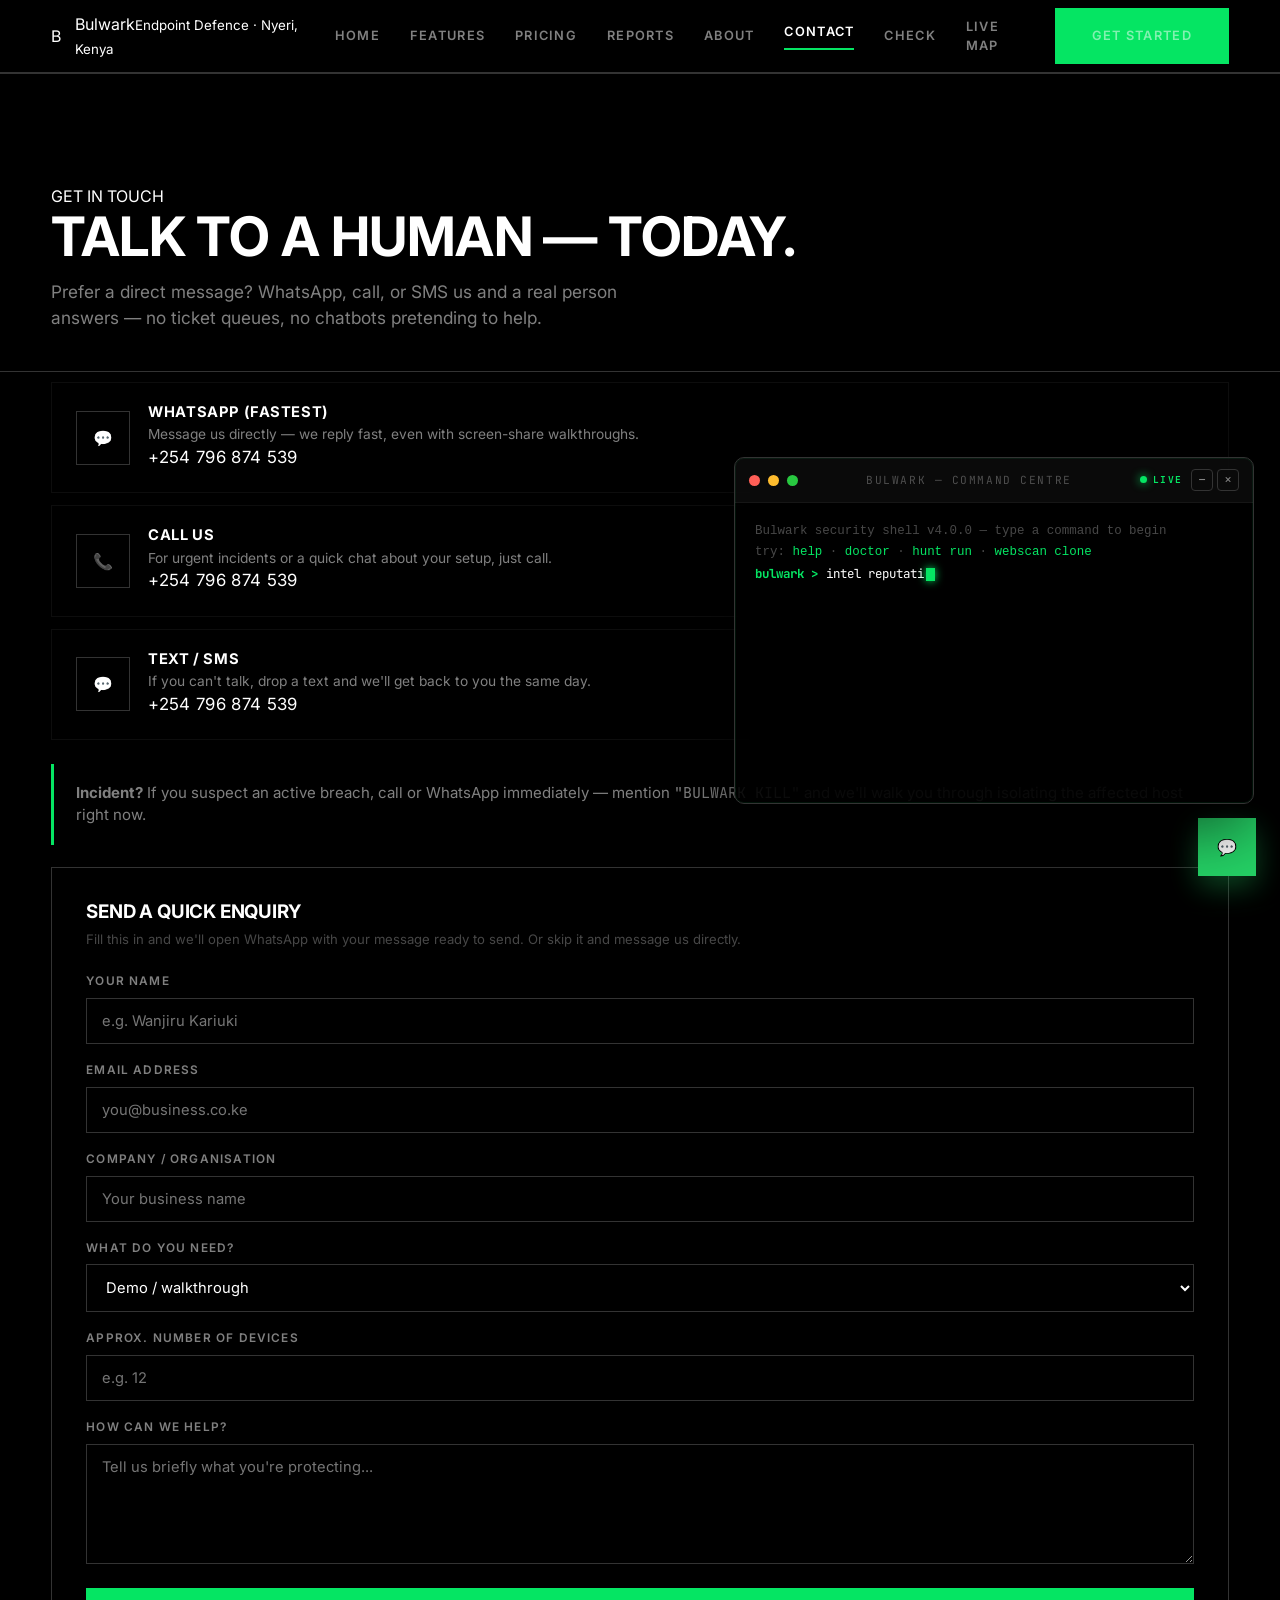
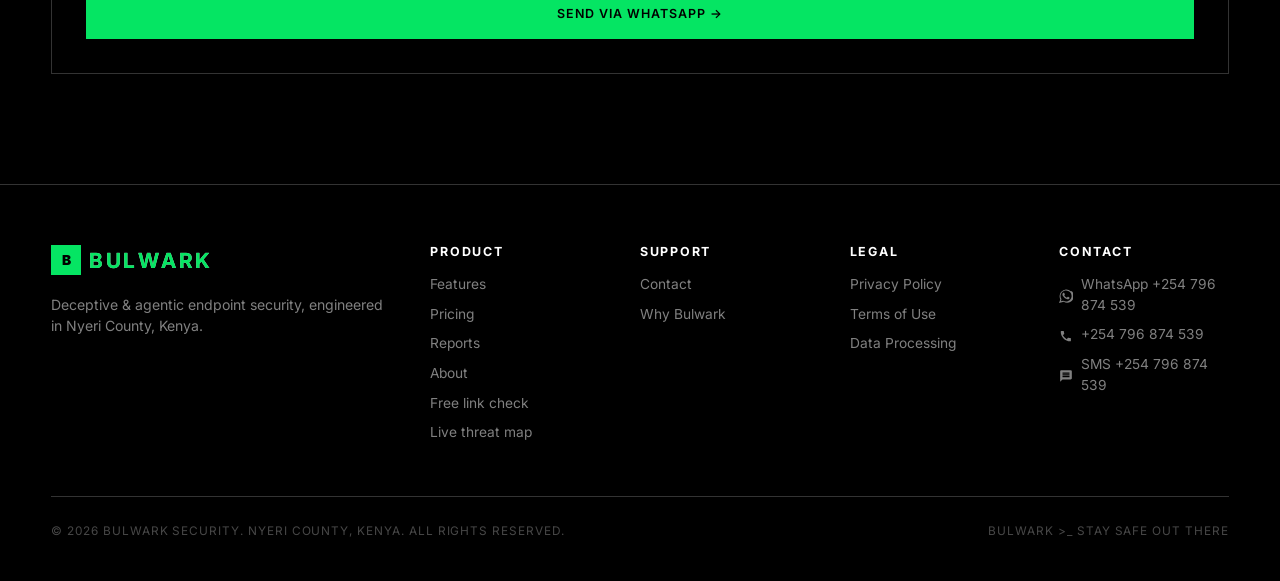
<file: contact.html>
﻿<!DOCTYPE html>
<html lang="en">
<head>
<meta charset="UTF-8">
<meta name="viewport" content="width=device-width, initial-scale=1.0">
<title>Contact — Bulwark Endpoint Security</title>
<meta name="referrer" content="strict-origin-when-cross-origin">
<meta name="description" content="Reach the Bulwark team directly. WhatsApp +254 796 874 539, call or SMS the same number, or send an enquiry and we'll reply fast.">
<meta property="og:type" content="website">
<meta property="og:site_name" content="Bulwark">
  <meta property="og:title" content="Contact — Bulwark Endpoint Security">
  <meta property="og:description" content="Reach the Bulwark team directly. WhatsApp +254 796 874 539, call or SMS the same number, or send an enquiry and we'll reply fast.">
  <meta property="og:url" content="https://example.com/contact">
  <meta property="og:image" content="https://example.com/assets/img/og-cover.png">
  <meta property="og:image:width" content="1200">
  <meta property="og:image:height" content="630">
  <meta property="og:locale" content="en_KE">
  <meta name="twitter:card" content="summary_large_image">
  <meta name="twitter:title" content="Contact — Bulwark Endpoint Security">
  <meta name="twitter:description" content="Reach the Bulwark team directly. WhatsApp +254 796 874 539, call or SMS the same number, or send an enquiry and we'll reply fast.">
  <meta name="twitter:image" content="https://example.com/assets/img/og-cover.png">
  <link rel="canonical" href="https://example.com/contact">
<link rel="preconnect" href="https://fonts.googleapis.com">
<link rel="preconnect" href="https://fonts.gstatic.com" crossorigin>
<link href="https://fonts.googleapis.com/css2?family=Inter:wght@400;600;700;800&family=JetBrains+Mono:wght@400;700;800&display=swap" rel="stylesheet">
<link rel="stylesheet" href="assets/css/styles.css">
<link rel="icon" type="image/svg+xml" href="assets/img/favicon.svg">
<link rel="apple-touch-icon" sizes="180x180" href="assets/img/apple-touch-icon.png">
<link rel="manifest" href="assets/img/site.webmanifest">
<script type="application/ld+json">
{
  "@context": "https://schema.org",
  "@type": "Organization",
  "name": "Bulwark Security",
  "description": "Deceptive and agentic endpoint security platform built in Kenya.",
  "url": "https://example.com/",
  "logo": "https://example.com/assets/img/logo-512.png",
  "image": "https://example.com/assets/img/og-cover.png",
  "telephone": "+254796874539",
  "email": "hello@example.com",
  "address": {
    "@type": "PostalAddress",
    "addressLocality": "Nyeri",
    "addressCountry": "KE"
  },
  "sameAs": [
    "https://wa.me/254796874539"
  ],
  "contactPoint": {
    "@type": "ContactPoint",
    "telephone": "+254796874539",
    "contactType": "sales",
    "availableLanguage": ["English", "Swahili"]
  }
}
</script>
<link rel="preconnect" href="https://example.com">
<link rel="dns-prefetch" href="https://example.com">
<link rel="canonical" href="https://example.com/contact.html">
</head>
<body>

<nav class="nav">
  <div class="container nav-inner">
    <a class="brand" href="index.html"><span class="logo">B</span><span>Bulwark<small>Endpoint Defence · Nyeri, Kenya</small></span></a>
    <button class="nav-toggle" id="navToggle" aria-label="Menu">☰</button>
    <div class="nav-links" id="navLinks">
<a href="index.html">Home</a>
      <a href="features.html">Features</a>
      <a href="pricing.html">Pricing</a>
      <a href="reports.html">Reports</a>
      <a href="about.html">About</a>
      <a href="contact.html" class="active">Contact</a>
      <a href="check.html">Check</a>
      <a href="map.html">Live map</a>
      <a class="btn btn-neon nav-cta" href="contact.html">Get started</a>
    </div>
  </div>
</nav>

<section class="section" style="padding-bottom:40px">
  <div class="container">
    <span class="eyebrow"><span class="dot"></span> GET IN TOUCH</span>
    <h1 style="font-size:clamp(2.2rem,4.5vw,3.4rem); margin-bottom:14px">Talk to a human — today.</h1>
    <p style="max-width:620px; font-size:1.08rem">Prefer a direct message? WhatsApp, call, or SMS us and a real person answers — no ticket queues, no chatbots pretending to help.</p>
  </div>
</section>

<section class="section" style="padding-top:10px">
  <div class="container contact-grid">
    <div>
      <!-- WhatsApp -->
      <a class="contact-card wa" href="https://wa.me/254796874539" target="_blank">
        <div class="ci">💬</div>
        <div>
          <h3>WhatsApp (fastest)</h3>
          <p>Message us directly — we reply fast, even with screen-share walkthroughs.</p>
          <div class="big">+254 796 874 539</div>
        </div>
      </a>
      <!-- Call -->
      <a class="contact-card" href="tel:+254796874539">
        <div class="ci">📞</div>
        <div>
          <h3>Call us</h3>
          <p>For urgent incidents or a quick chat about your setup, just call.</p>
          <div class="big">+254 796 874 539</div>
        </div>
      </a>
      <!-- SMS -->
      <a class="contact-card" href="sms:+254796874539">
        <div class="ci">💬</div>
        <div>
          <h3>Text / SMS</h3>
          <p>If you can't talk, drop a text and we'll get back to you the same day.</p>
          <div class="big">+254 796 874 539</div>
        </div>
      </a>

      <div class="callout green" style="margin-top:24px">
        <p><b style="color:var(--green)">Incident?</b> If you suspect an active breach, call or WhatsApp immediately — mention <span class="mono" style="color:var(--cyan)">"BULWARK KILL"</span> and we'll walk you through isolating the affected host right now.</p>
      </div>
    </div>

    <!-- FORM -->
    <div>
      <form class="form" id="leadForm" action="https://formspree.io/f/xeaeeqbk" method="POST">
        <input type="hidden" name="_subject" value="Bulwark enquiry from example.com">
        <input type="hidden" name="_replyto" value="oromidaniell@gmail.com, manyasadaniel630@gmail.com">
        <input type="hidden" name="_captcha" value="false">
        <input type="hidden" name="_next" value="https://example.com/contact.html">
        <h3>Send a quick enquiry</h3>
        <div class="note">Fill this in and we'll open WhatsApp with your message ready to send. Or skip it and message us directly.</div>

        <div class="field"><label for="name">Your name</label><input id="name" name="name" type="text" placeholder="e.g. Wanjiru Kariuki" required></div>
        <div class="field"><label for="email">Email address</label><input id="email" name="email" type="email" placeholder="you@business.co.ke"></div>
        <div class="field"><label for="company">Company / organisation</label><input id="company" name="company" type="text" placeholder="Your business name"></div>
        <div class="field"><label for="interest">What do you need?</label>
          <select id="interest" name="interest">
            <option value="Demo / walkthrough">Demo / walkthrough</option>
            <option value="Pricing / quote">Pricing / quote</option>
            <option value="Incident response">Incident response (urgent)</option>
            <option value="Website monitoring">Website integrity monitoring</option>
            <option value="Enterprise / fleet">Enterprise / fleet deal</option>
            <option value="Something else">Something else</option>
          </select>
        </div>
        <div class="field"><label for="seats">Approx. number of devices</label><input id="seats" name="seats" type="text" placeholder="e.g. 12"></div>
        <div class="field"><label for="message">How can we help?</label><textarea id="message" name="message" placeholder="Tell us briefly what you're protecting..."></textarea></div>

        <button class="btn btn-neon btn-block" type="submit">Send via WhatsApp →</button>
        <div class="form-ok" id="formOk"></div>
      </form>
    </div>
  </div>
</section>

<footer class="footer">
  <div class="container">
    <div class="footer-grid">
      <div><a class="brand" href="index.html"><span class="logo" style="width:30px;height:30px;background:var(--neon);color:#000;display:grid;place-items:center;font-weight:950;font-family:var(--font-wide)">B</span><span class="word" data-text="BULWARK"></span></a><p style="margin-top:14px">Deceptive &amp; agentic endpoint security, engineered in Nyeri County, Kenya.</p></div>
      <div><h4>Product</h4><a href="features.html">Features</a><a href="pricing.html">Pricing</a><a href="reports.html">Reports</a><a href="about.html">About</a><a href="check.html">Free link check</a><a href="map.html">Live threat map</a></div>
      <div><h4>Support</h4><a href="contact.html">Contact</a><a href="about.html">Why Bulwark</a></div>
      <div><h4>Legal</h4><a href="privacy.html">Privacy Policy</a><a href="terms.html">Terms of Use</a><a href="dpa.html">Data Processing</a></div>
      <div><h4>Contact</h4><a href="https://wa.me/254796874539" target="_blank"><span class="g" data-icon="whatsapp"></span> WhatsApp +254 796 874 539</a><a href="tel:+254796874539"><span class="g" data-icon="phone"></span> +254 796 874 539</a><a href="sms:+254796874539"><span class="g" data-icon="message"></span> SMS +254 796 874 539</a></div>
    </div>
    <div class="footer-bottom"><span>© 2026 Bulwark Security. Nyeri County, Kenya. All rights reserved.</span><span class="payment">bulwark &gt;_ stay safe out there</span></div>
  </div>
</footer>

<a class="float-wa" href="https://wa.me/254796874539" target="_blank" aria-label="Chat on WhatsApp">💬</a>
    <!-- ANIMATED LIVE TERMINAL -->
    <div class="term" id="term" aria-label="Live Bulwark shell demo">
      <div class="term-bar">
        <span class="term-dot red"></span><span class="term-dot amber"></span><span class="term-dot green"></span>
        <span class="term-title">bulwark — command centre</span>
        <span class="term-live"><span class="live-dot"></span> LIVE</span>
        <span class="term-actions">
          <button class="term-act" id="termMin" title="Minimise" aria-label="Minimise terminal">&ndash;</button>
          <button class="term-act" id="termClose" title="Close" aria-label="Close terminal">&times;</button>
        </span>
      </div>
      <div class="term-body" id="termBody">
        <pre class="term-out" id="termOut"></pre>
        <div class="term-line">
          <span class="term-prompt">bulwark&nbsp;&gt;</span>
          <span class="term-input" id="termInput"></span>
          <span class="term-cursor"></span>
        </div>
      </div>
    </div>
    <button class="term-tab" id="termTab" aria-label="Reopen live terminal"><span class="live-dot dark"></span> Live shell</button>
<script defer src="assets/js/main.js" data-cfasync="false"></script>
<script defer data-domain="example.com" src="https://plausible.io/js/script.js"></script>
</body>
</html>
</file>
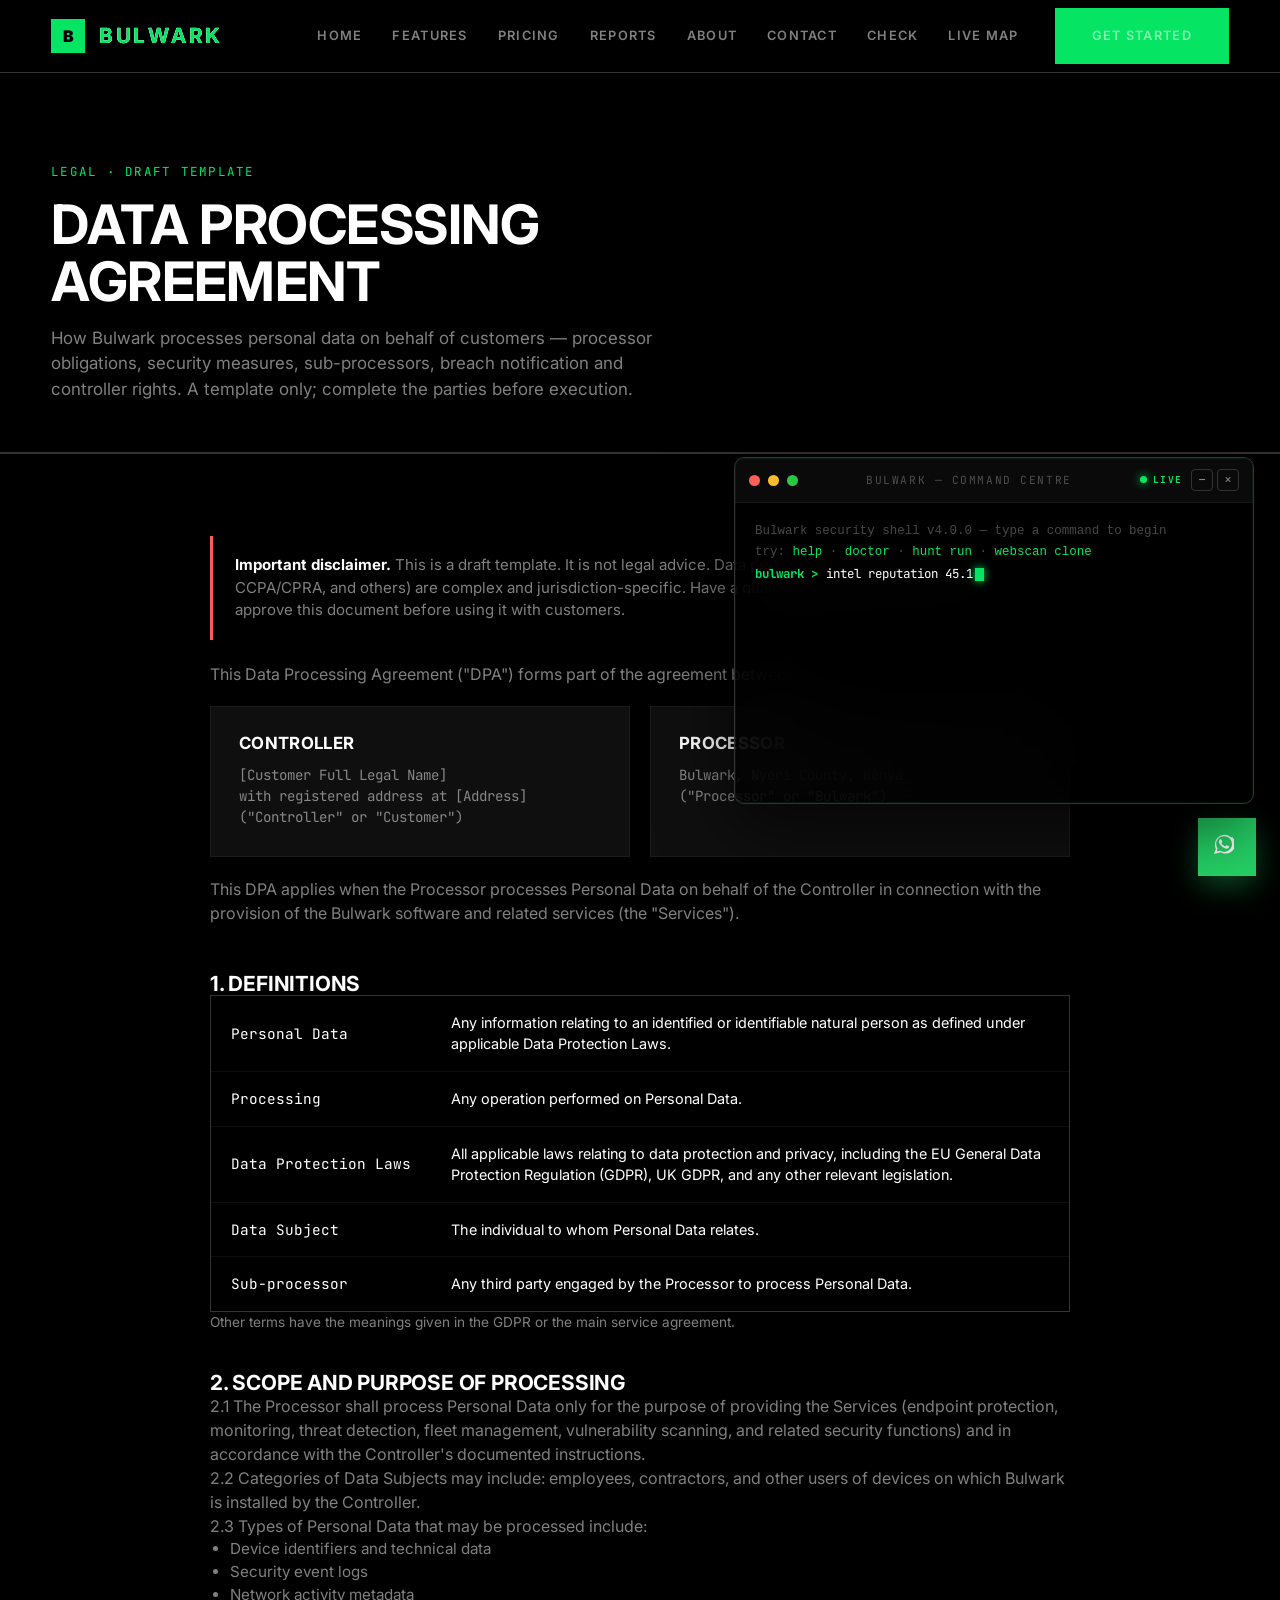
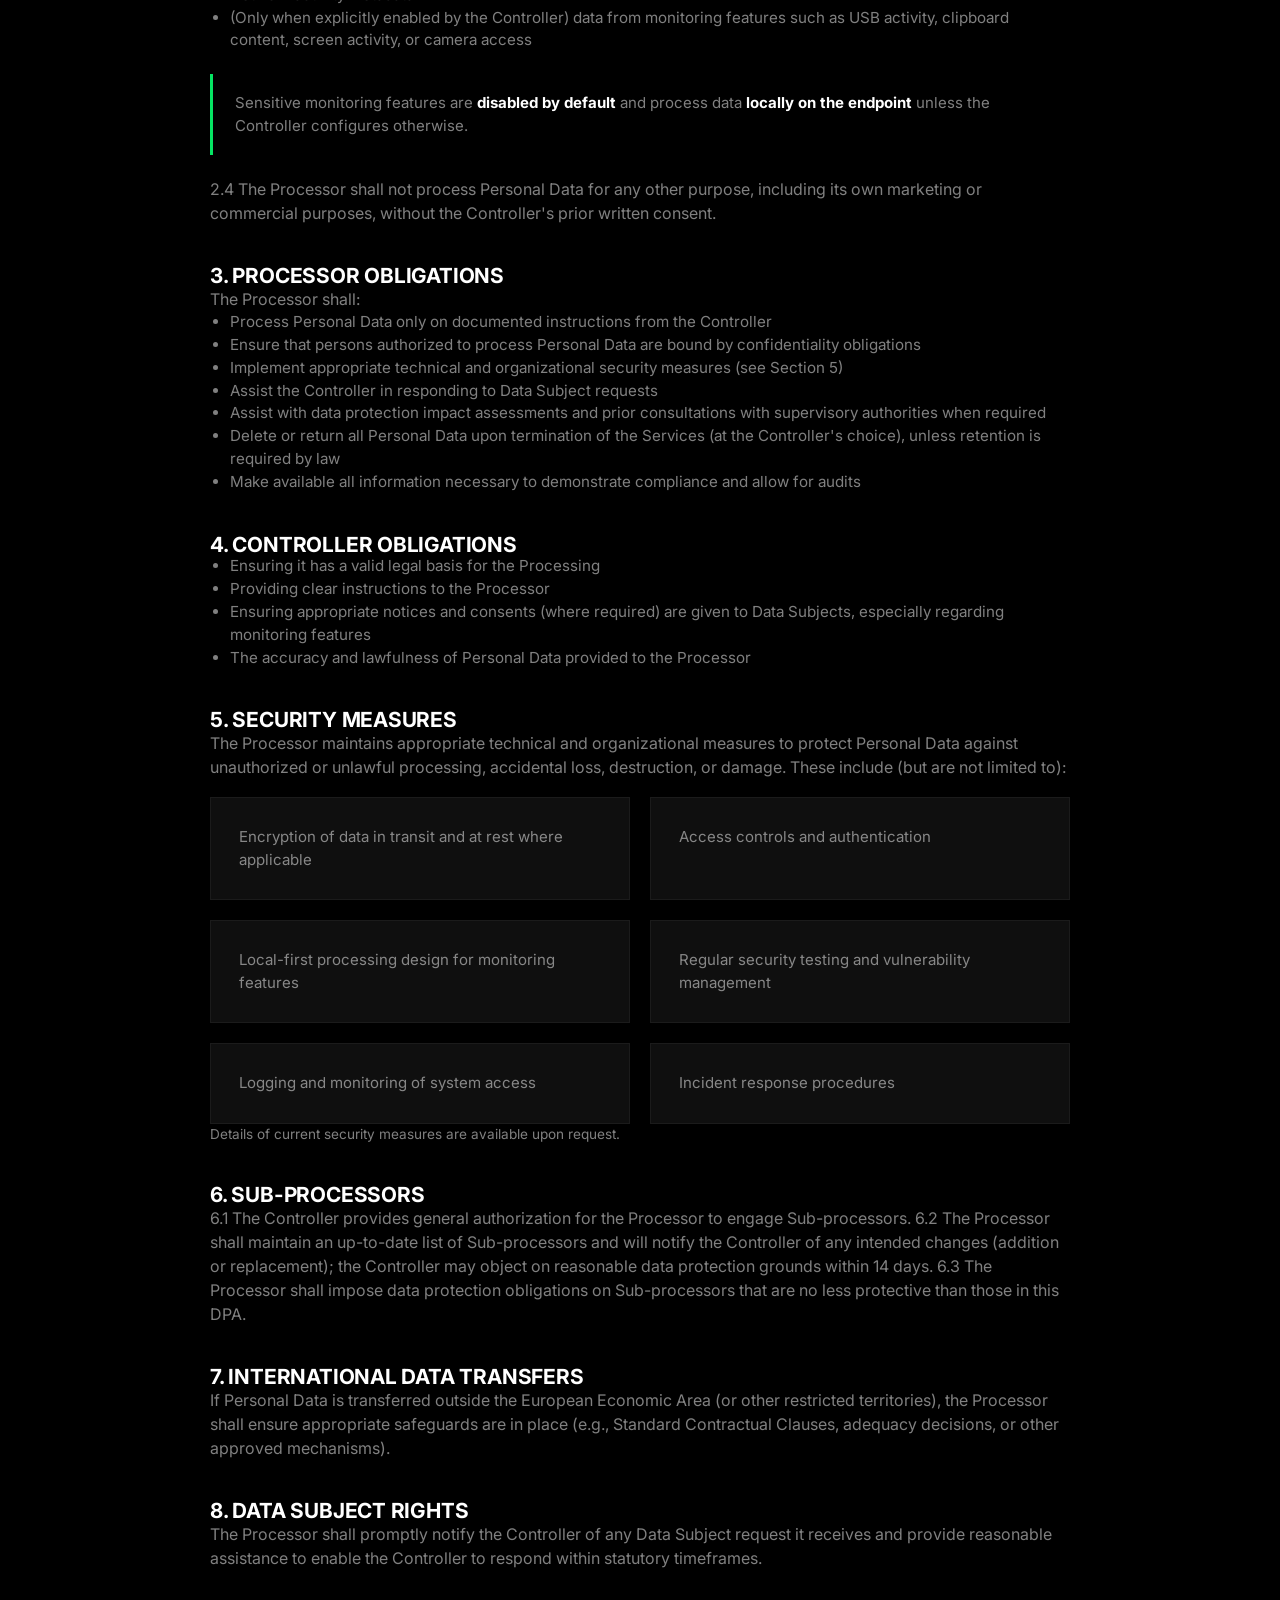
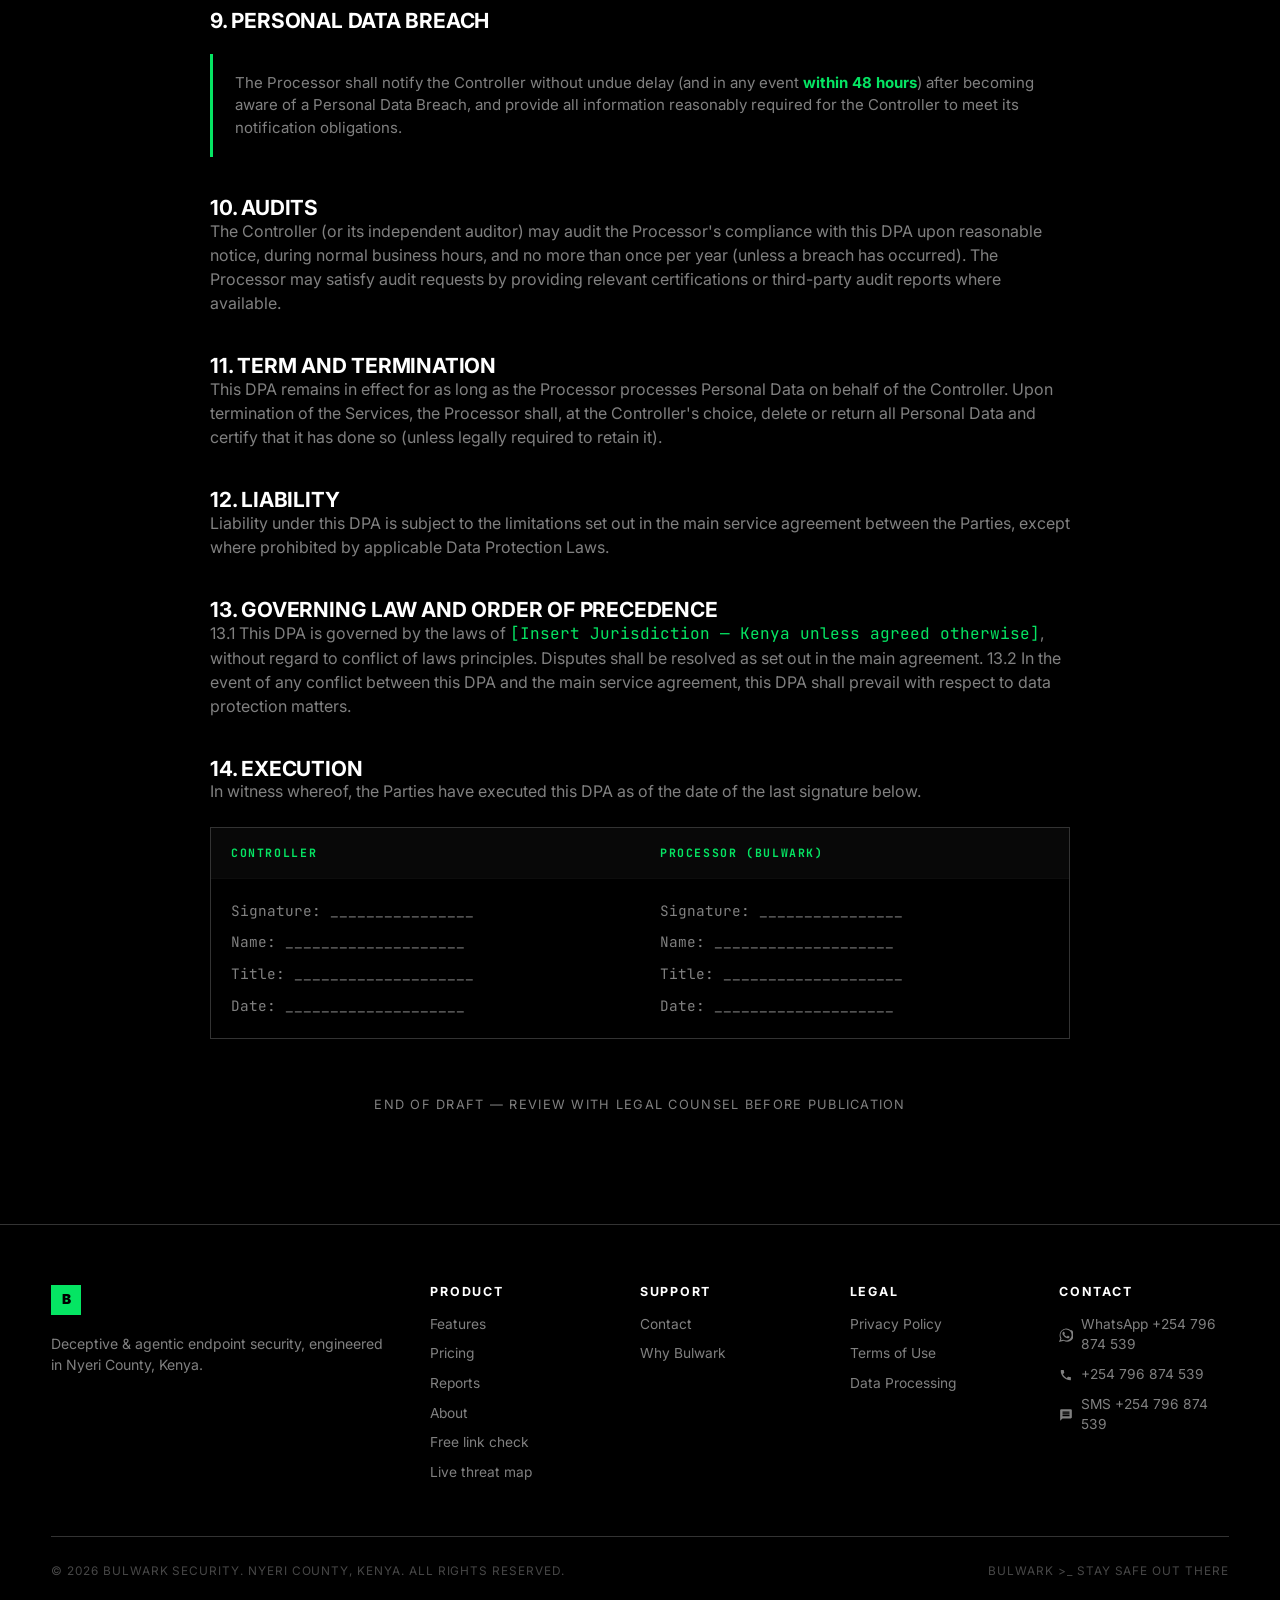
<file: dpa.html>
﻿<!DOCTYPE html>
<html lang="en">
<head>
<meta charset="UTF-8">
<meta name="viewport" content="width=device-width, initial-scale=1.0">
<title>Data Processing Agreement — Bulwark Endpoint Security</title>
<meta name="referrer" content="strict-origin-when-cross-origin">
<meta name="description" content="Bulwark Data Processing Agreement — template governing how Bulwark processes personal data on behalf of customers. Processor obligations, security measures, sub-processors, breach notification.">
<meta property="og:type" content="website">
<meta property="og:site_name" content="Bulwark">
<meta property="og:title" content="Data Processing Agreement — Bulwark Endpoint Security">
<meta property="og:description" content="Bulwark Data Processing Agreement — template governing how Bulwark processes personal data on behalf of customers. Processor obligations, security measures, sub-processors, breach notification.">
<meta property="og:url" content="https://example.com/dpa">
<meta property="og:image" content="https://example.com/assets/img/og-cover.png">
<meta property="og:image:width" content="1200">
<meta property="og:image:height" content="630">
<meta property="og:locale" content="en_KE">
<meta name="twitter:card" content="summary_large_image">
<meta name="twitter:title" content="Data Processing Agreement — Bulwark Endpoint Security">
<meta name="twitter:description" content="Bulwark Data Processing Agreement — template governing how Bulwark processes personal data on behalf of customers. Processor obligations, security measures, sub-processors, breach notification.">
<meta name="twitter:image" content="https://example.com/assets/img/og-cover.png">
<link rel="preconnect" href="https://fonts.googleapis.com">
<link rel="preconnect" href="https://fonts.gstatic.com" crossorigin>
<link href="https://fonts.googleapis.com/css2?family=Inter:wght@400;600;700;800&family=JetBrains+Mono:wght@400;700;800&display=swap" rel="stylesheet">
<link rel="stylesheet" href="assets/css/styles.css">
<link rel="icon" type="image/svg+xml" href="assets/img/favicon.svg">
<link rel="apple-touch-icon" sizes="180x180" href="assets/img/apple-touch-icon.png">
<link rel="manifest" href="assets/img/site.webmanifest">
<script type="application/ld+json">
{
  "@context": "https://schema.org",
  "@type": "Organization",
  "name": "Bulwark Security",
  "description": "Deceptive and agentic endpoint security platform built in Kenya.",
  "url": "https://example.com/",
  "logo": "https://example.com/assets/img/logo-512.png",
  "image": "https://example.com/assets/img/og-cover.png",
  "telephone": "+254796874539",
  "email": "hello@example.com",
  "address": {
    "@type": "PostalAddress",
    "addressLocality": "Nyeri",
    "addressCountry": "KE"
  },
  "sameAs": [
    "https://wa.me/254796874539"
  ],
  "contactPoint": {
    "@type": "ContactPoint",
    "telephone": "+254796874539",
    "contactType": "sales",
    "availableLanguage": ["English", "Swahili"]
  }
}
</script>
<link rel="preconnect" href="https://example.com">
<link rel="dns-prefetch" href="https://example.com">
<link rel="canonical" href="https://example.com/dpa">
</head>
<body>

<nav class="nav">
  <div class="container nav-inner">
    <a class="brand" href="index.html"><span class="logo" style="width:34px;height:34px;background:var(--neon);color:#000;display:grid;place-items:center;font-weight:950;font-family:var(--font-wide)">B</span><span class="word" data-text="BULWARK"></span><span class="brand-tag" style="display:none"></span></a>
    <button class="nav-toggle" id="navToggle" aria-label="Menu">☰</button>
    <div class="nav-links" id="navLinks">
      <a href="index.html">Home</a>
      <a href="features.html">Features</a>
      <a href="pricing.html">Pricing</a>
      <a href="reports.html">Reports</a>
      <a href="about.html">About</a>
      <a href="contact.html">Contact</a>
      <a href="check.html">Check</a>
      <a href="map.html">Live map</a>
      <a class="btn btn-neon nav-cta" href="contact.html">Get started</a>
    </div>
  </div>
</nav>

<header class="page-hero">
  <div class="container">
    <span class="kicker">Legal · draft template</span>
    <h1>Data Processing<br>Agreement</h1>
    <p>How Bulwark processes personal data on behalf of customers — processor obligations, security measures, sub-processors, breach notification and controller rights. A template only; complete the parties before execution.</p>
  </div>
</header>

<section class="section" style="padding-top:60px">
  <div class="container" style="max-width:860px">

    <div class="callout red">
      <p><b style="color:var(--txt)">Important disclaimer.</b> This is a draft template. It is not legal advice. Data protection laws (GDPR, UK GDPR, CCPA/CPRA, and others) are complex and jurisdiction-specific. Have a qualified attorney review, customize, and approve this document before using it with customers.</p>
    </div>

    <p class="dim">This Data Processing Agreement ("DPA") forms part of the agreement between:</p>
    <div class="grid grid-2" style="margin-top:20px">
      <div class="card">
        <h3>Controller</h3>
        <p class="mono" style="font-size:.88rem">[Customer Full Legal Name]<br>with registered address at [Address]<br><span class="dim">("Controller" or "Customer")</span></p>
      </div>
      <div class="card">
        <h3>Processor</h3>
        <p class="mono" style="font-size:.88rem">Bulwark, Nyeri County, Kenya<br><span class="dim">("Processor" or "Bulwark")</span></p>
      </div>
    </div>
    <p class="dim" style="margin-top:20px">This DPA applies when the Processor processes Personal Data on behalf of the Controller in connection with the provision of the Bulwark software and related services (the "Services").</p>

    <h2 style="font-size:1.3rem; margin-top:48px">1. Definitions</h2>
    <div class="table-wrap">
      <table style="min-width:0">
        <tbody>
          <tr><td class="mono" style="white-space:nowrap">Personal Data</td><td>Any information relating to an identified or identifiable natural person as defined under applicable Data Protection Laws.</td></tr>
          <tr><td class="mono" style="white-space:nowrap">Processing</td><td>Any operation performed on Personal Data.</td></tr>
          <tr><td class="mono" style="white-space:nowrap">Data Protection Laws</td><td>All applicable laws relating to data protection and privacy, including the EU General Data Protection Regulation (GDPR), UK GDPR, and any other relevant legislation.</td></tr>
          <tr><td class="mono" style="white-space:nowrap">Data Subject</td><td>The individual to whom Personal Data relates.</td></tr>
          <tr><td class="mono" style="white-space:nowrap">Sub-processor</td><td>Any third party engaged by the Processor to process Personal Data.</td></tr>
        </tbody>
      </table>
    </div>
    <p class="dim" style="font-size:.85rem">Other terms have the meanings given in the GDPR or the main service agreement.</p>

    <h2 style="font-size:1.3rem; margin-top:40px">2. Scope and purpose of processing</h2>
    <p class="dim">2.1 The Processor shall process Personal Data only for the purpose of providing the Services (endpoint protection, monitoring, threat detection, fleet management, vulnerability scanning, and related security functions) and in accordance with the Controller's documented instructions.</p>
    <p class="dim">2.2 Categories of Data Subjects may include: employees, contractors, and other users of devices on which Bulwark is installed by the Controller.</p>
    <p class="dim">2.3 Types of Personal Data that may be processed include:</p>
    <ul style="margin-left:20px; color:var(--txt-dim); font-size:.95rem">
      <li>Device identifiers and technical data</li>
      <li>Security event logs</li>
      <li>Network activity metadata</li>
      <li>(Only when explicitly enabled by the Controller) data from monitoring features such as USB activity, clipboard content, screen activity, or camera access</li>
    </ul>
    <div class="callout"><p>Sensitive monitoring features are <b style="color:var(--txt)">disabled by default</b> and process data <b style="color:var(--txt)">locally on the endpoint</b> unless the Controller configures otherwise.</p></div>
    <p class="dim">2.4 The Processor shall not process Personal Data for any other purpose, including its own marketing or commercial purposes, without the Controller's prior written consent.</p>

    <h2 style="font-size:1.3rem; margin-top:40px">3. Processor obligations</h2>
    <p class="dim">The Processor shall:</p>
    <ul style="margin-left:20px; color:var(--txt-dim); font-size:.95rem">
      <li>Process Personal Data only on documented instructions from the Controller</li>
      <li>Ensure that persons authorized to process Personal Data are bound by confidentiality obligations</li>
      <li>Implement appropriate technical and organizational security measures (see Section 5)</li>
      <li>Assist the Controller in responding to Data Subject requests</li>
      <li>Assist with data protection impact assessments and prior consultations with supervisory authorities when required</li>
      <li>Delete or return all Personal Data upon termination of the Services (at the Controller's choice), unless retention is required by law</li>
      <li>Make available all information necessary to demonstrate compliance and allow for audits</li>
    </ul>

    <h2 style="font-size:1.3rem; margin-top:40px">4. Controller obligations</h2>
    <ul style="margin-left:20px; color:var(--txt-dim); font-size:.95rem">
      <li>Ensuring it has a valid legal basis for the Processing</li>
      <li>Providing clear instructions to the Processor</li>
      <li>Ensuring appropriate notices and consents (where required) are given to Data Subjects, especially regarding monitoring features</li>
      <li>The accuracy and lawfulness of Personal Data provided to the Processor</li>
    </ul>

    <h2 style="font-size:1.3rem; margin-top:40px">5. Security measures</h2>
    <p class="dim">The Processor maintains appropriate technical and organizational measures to protect Personal Data against unauthorized or unlawful processing, accidental loss, destruction, or damage. These include (but are not limited to):</p>
    <div class="grid grid-2" style="margin-top:18px">
      <div class="card"><p>Encryption of data in transit and at rest where applicable</p></div>
      <div class="card"><p>Access controls and authentication</p></div>
      <div class="card"><p>Local-first processing design for monitoring features</p></div>
      <div class="card"><p>Regular security testing and vulnerability management</p></div>
      <div class="card"><p>Logging and monitoring of system access</p></div>
      <div class="card"><p>Incident response procedures</p></div>
    </div>
    <p class="dim" style="font-size:.85rem">Details of current security measures are available upon request.</p>

    <h2 style="font-size:1.3rem; margin-top:40px">6. Sub-processors</h2>
    <p class="dim">6.1 The Controller provides general authorization for the Processor to engage Sub-processors. 6.2 The Processor shall maintain an up-to-date list of Sub-processors and will notify the Controller of any intended changes (addition or replacement); the Controller may object on reasonable data protection grounds within 14 days. 6.3 The Processor shall impose data protection obligations on Sub-processors that are no less protective than those in this DPA.</p>

    <h2 style="font-size:1.3rem; margin-top:40px">7. International data transfers</h2>
    <p class="dim">If Personal Data is transferred outside the European Economic Area (or other restricted territories), the Processor shall ensure appropriate safeguards are in place (e.g., Standard Contractual Clauses, adequacy decisions, or other approved mechanisms).</p>

    <h2 style="font-size:1.3rem; margin-top:40px">8. Data subject rights</h2>
    <p class="dim">The Processor shall promptly notify the Controller of any Data Subject request it receives and provide reasonable assistance to enable the Controller to respond within statutory timeframes.</p>

    <h2 style="font-size:1.3rem; margin-top:40px">9. Personal data breach</h2>
    <div class="callout"><p>The Processor shall notify the Controller without undue delay (and in any event <b style="color:var(--neon)">within 48 hours</b>) after becoming aware of a Personal Data Breach, and provide all information reasonably required for the Controller to meet its notification obligations.</p></div>

    <h2 style="font-size:1.3rem; margin-top:40px">10. Audits</h2>
    <p class="dim">The Controller (or its independent auditor) may audit the Processor's compliance with this DPA upon reasonable notice, during normal business hours, and no more than once per year (unless a breach has occurred). The Processor may satisfy audit requests by providing relevant certifications or third-party audit reports where available.</p>

    <h2 style="font-size:1.3rem; margin-top:40px">11. Term and termination</h2>
    <p class="dim">This DPA remains in effect for as long as the Processor processes Personal Data on behalf of the Controller. Upon termination of the Services, the Processor shall, at the Controller's choice, delete or return all Personal Data and certify that it has done so (unless legally required to retain it).</p>

    <h2 style="font-size:1.3rem; margin-top:40px">12. Liability</h2>
    <p class="dim">Liability under this DPA is subject to the limitations set out in the main service agreement between the Parties, except where prohibited by applicable Data Protection Laws.</p>

    <h2 style="font-size:1.3rem; margin-top:40px">13. Governing law and order of precedence</h2>
    <p class="dim">13.1 This DPA is governed by the laws of <span class="mono neon">[Insert Jurisdiction — Kenya unless agreed otherwise]</span>, without regard to conflict of laws principles. Disputes shall be resolved as set out in the main agreement. 13.2 In the event of any conflict between this DPA and the main service agreement, this DPA shall prevail with respect to data protection matters.</p>

    <h2 style="font-size:1.3rem; margin-top:40px">14. Execution</h2>
    <p class="dim" style="margin-bottom:24px">In witness whereof, the Parties have executed this DPA as of the date of the last signature below.</p>
    <div class="table-wrap">
      <table style="min-width:0">
        <tbody>
          <tr><th class="mono" style="font-size:.72rem">Controller</th><th class="mono" style="font-size:.72rem">Processor (Bulwark)</th></tr>
          <tr>
            <td class="mono dim" style="line-height:2.2">Signature: ________________<br>Name: ____________________<br>Title: ____________________<br>Date: ____________________</td>
            <td class="mono dim" style="line-height:2.2">Signature: ________________<br>Name: ____________________<br>Title: ____________________<br>Date: ____________________</td>
          </tr>
        </tbody>
      </table>
    </div>

    <p class="dim" style="margin-top:56px; text-align:center; font-size:.8rem; letter-spacing:.1em; text-transform:uppercase">End of draft — review with legal counsel before publication</p>
  </div>
</section>

<footer class="footer">
  <div class="container">
    <div class="footer-grid">
      <div><a class="brand" href="index.html"><span class="logo" style="width:30px;height:30px;background:var(--neon);color:#000;display:grid;place-items:center;font-weight:950;font-family:var(--font-wide)">B</span><span class="word" data-text="BULWARK"></span></a><p style="margin-top:14px">Deceptive &amp; agentic endpoint security, engineered in Nyeri County, Kenya.</p></div>
      <div><h4>Product</h4><a href="features.html">Features</a><a href="pricing.html">Pricing</a><a href="reports.html">Reports</a><a href="about.html">About</a><a href="check.html">Free link check</a><a href="map.html">Live threat map</a></div>
      <div><h4>Support</h4><a href="contact.html">Contact</a><a href="about.html">Why Bulwark</a></div>
      <div><h4>Legal</h4><a href="privacy.html">Privacy Policy</a><a href="terms.html">Terms of Use</a><a href="dpa.html">Data Processing</a></div>
      <div><h4>Contact</h4><a href="https://wa.me/254796874539" target="_blank"><span class="g" data-icon="whatsapp"></span> WhatsApp +254 796 874 539</a><a href="tel:+254796874539"><span class="g" data-icon="phone"></span> +254 796 874 539</a><a href="sms:+254796874539"><span class="g" data-icon="message"></span> SMS +254 796 874 539</a></div>
    </div>
    <div class="footer-bottom"><span>© 2026 Bulwark Security. Nyeri County, Kenya. All rights reserved.</span><span class="payment">bulwark &gt;_ stay safe out there</span></div>
  </div>
</footer>

<a class="float-wa" href="https://wa.me/254796874539" target="_blank" aria-label="Chat on WhatsApp"><span class="g" data-icon="whatsapp" style="width:26px;height:26px"></span></a>
    <!-- ANIMATED LIVE TERMINAL -->
    <div class="term" id="term" aria-label="Live Bulwark shell demo">
      <div class="term-bar">
        <span class="term-dot red"></span><span class="term-dot amber"></span><span class="term-dot green"></span>
        <span class="term-title">bulwark — command centre</span>
        <span class="term-live"><span class="live-dot"></span> LIVE</span>
        <span class="term-actions">
          <button class="term-act" id="termMin" title="Minimise" aria-label="Minimise terminal">&ndash;</button>
          <button class="term-act" id="termClose" title="Close" aria-label="Close terminal">&times;</button>
        </span>
      </div>
      <div class="term-body" id="termBody">
        <pre class="term-out" id="termOut"></pre>
        <div class="term-line">
          <span class="term-prompt">bulwark&nbsp;&gt;</span>
          <span class="term-input" id="termInput"></span>
          <span class="term-cursor"></span>
        </div>
      </div>
    </div>
    <button class="term-tab" id="termTab" aria-label="Reopen live terminal"><span class="live-dot dark"></span> Live shell</button>
<script defer src="assets/js/main.js" data-cfasync="false"></script>
<script defer data-domain="example.com" src="https://plausible.io/js/script.js"></script>
</body>
</html>
</file>
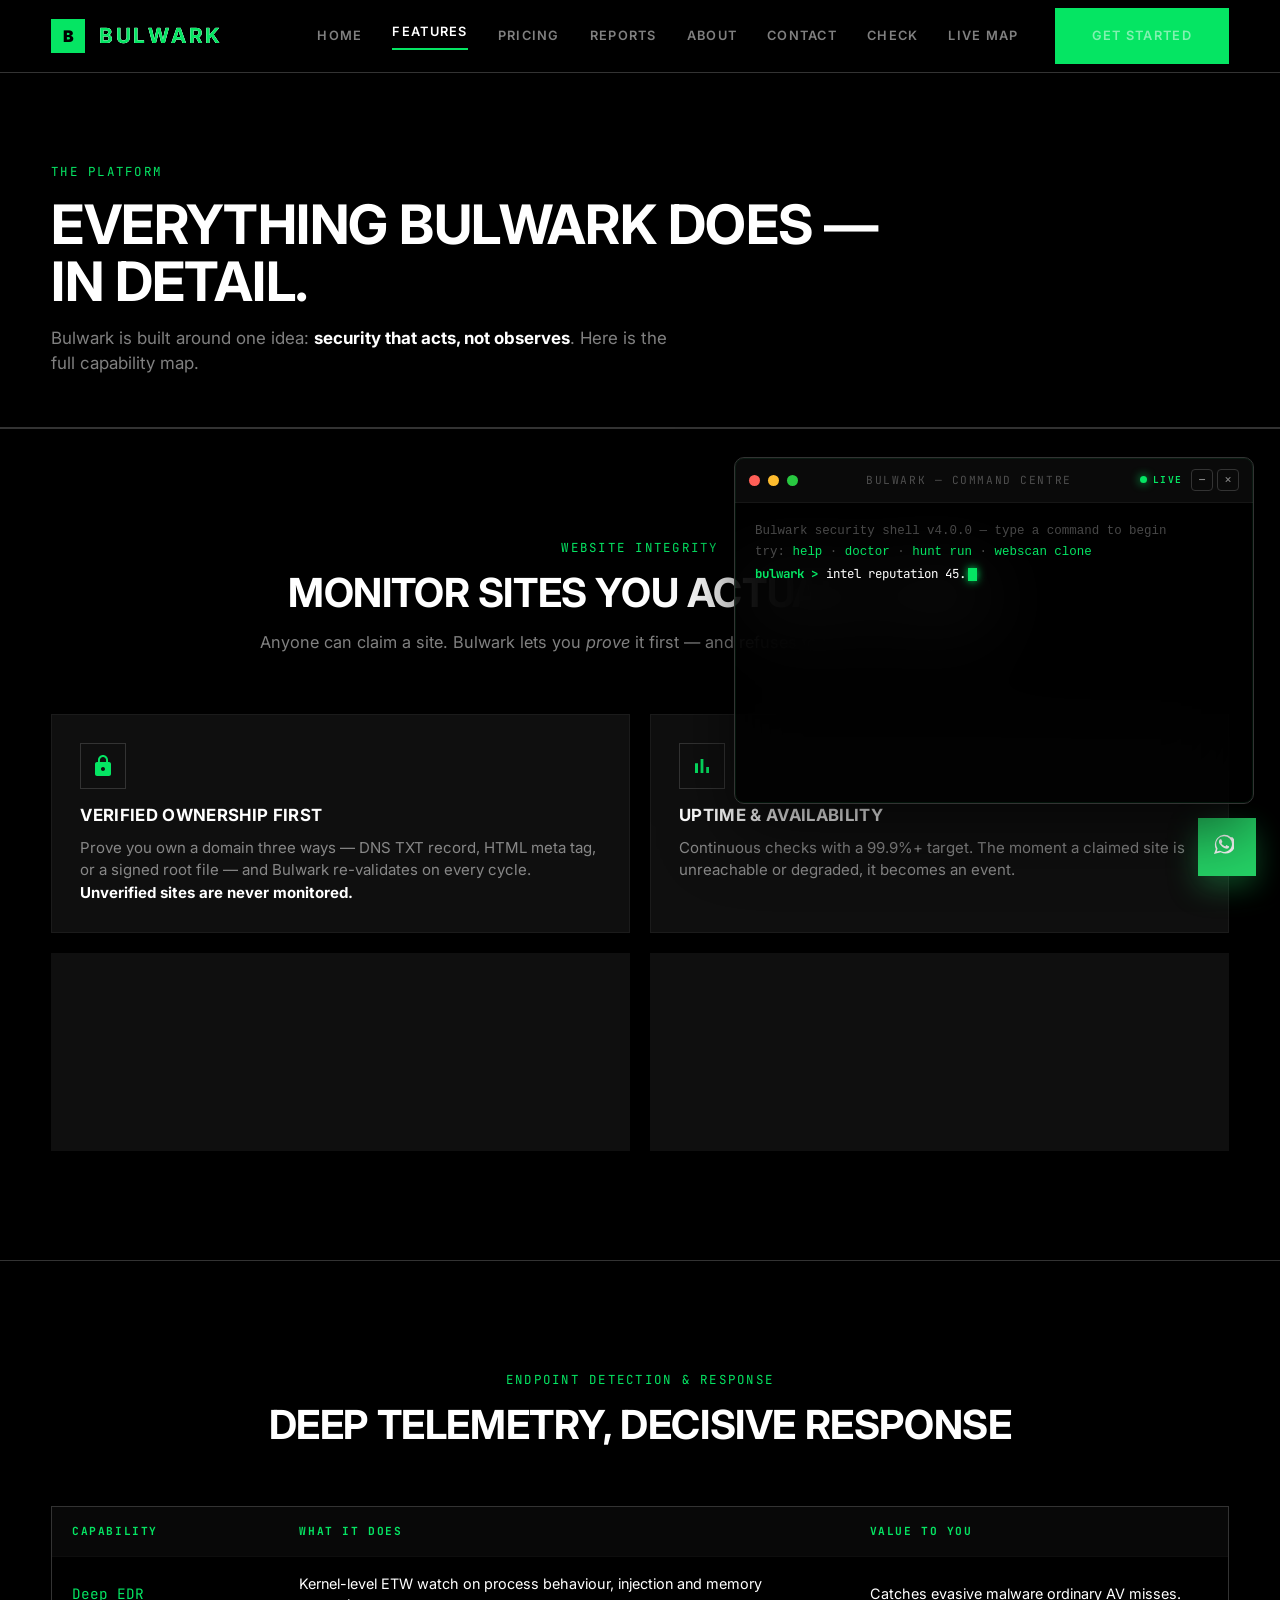
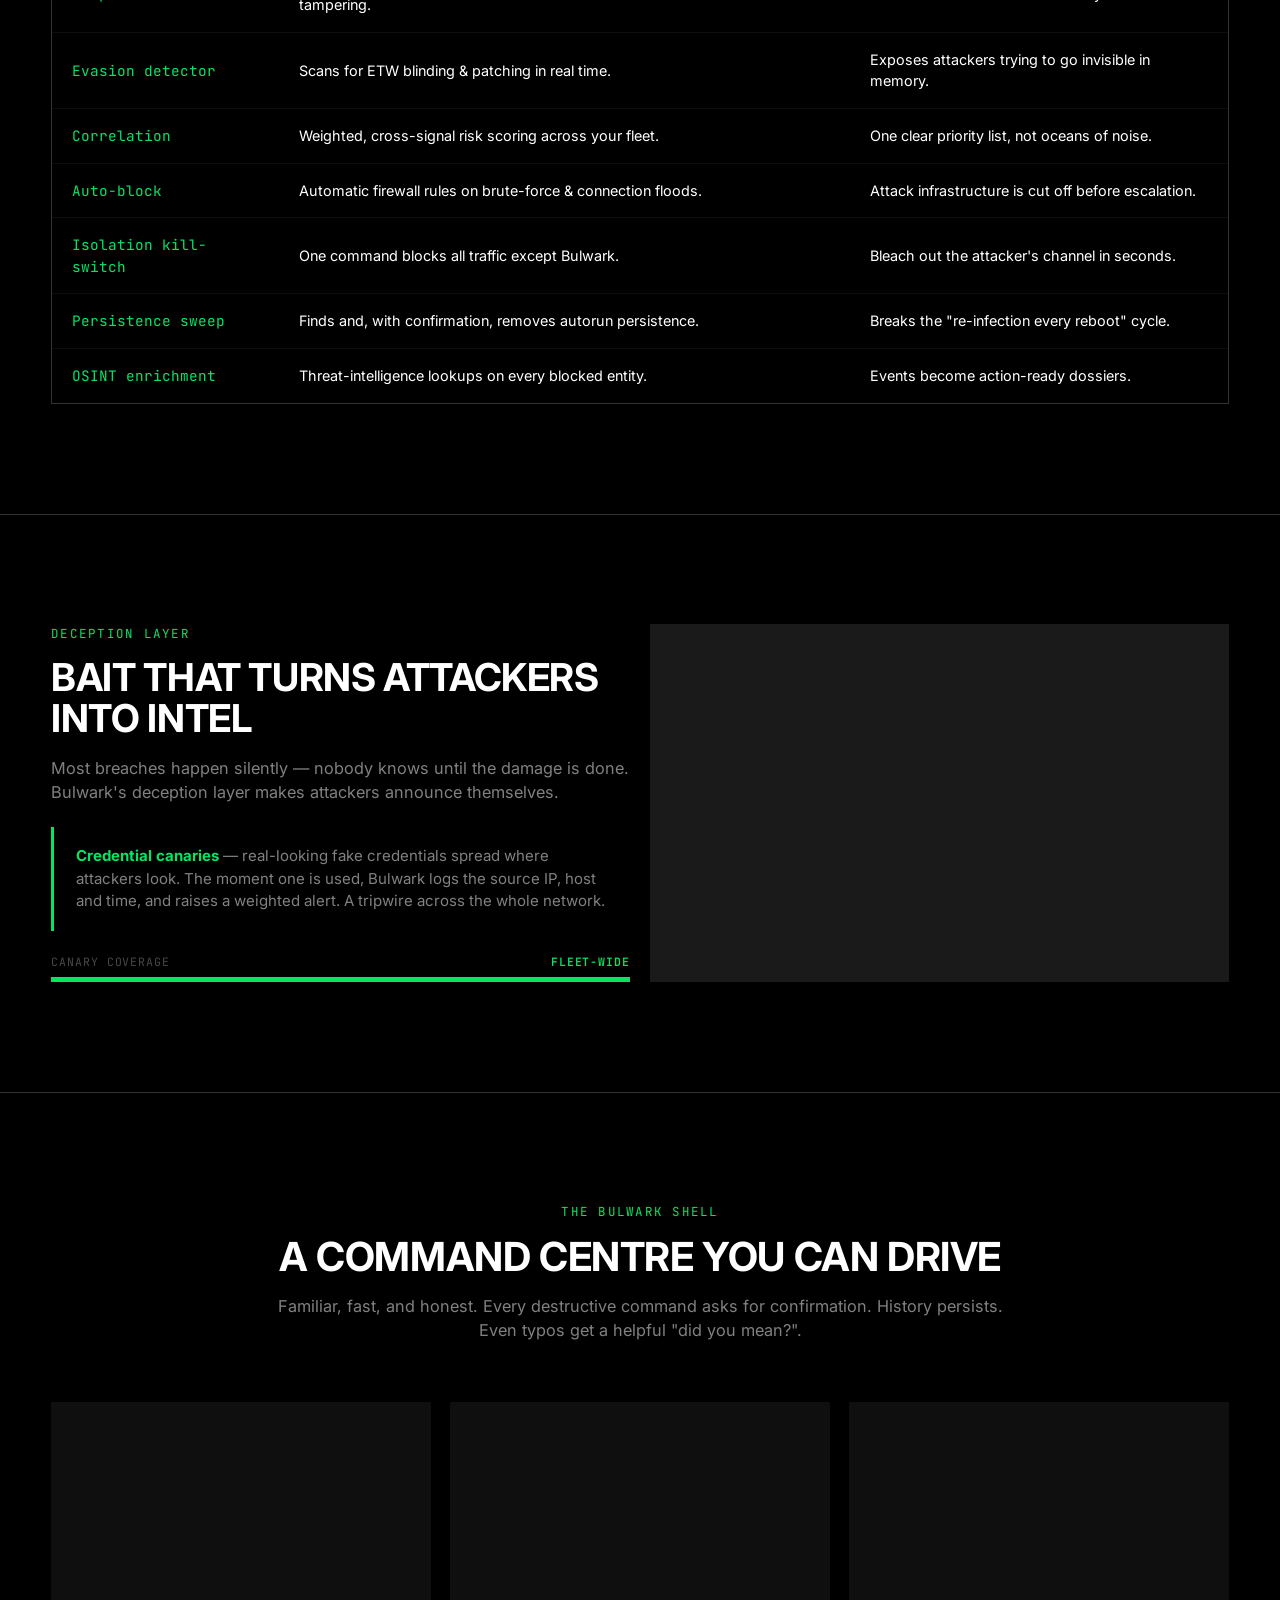
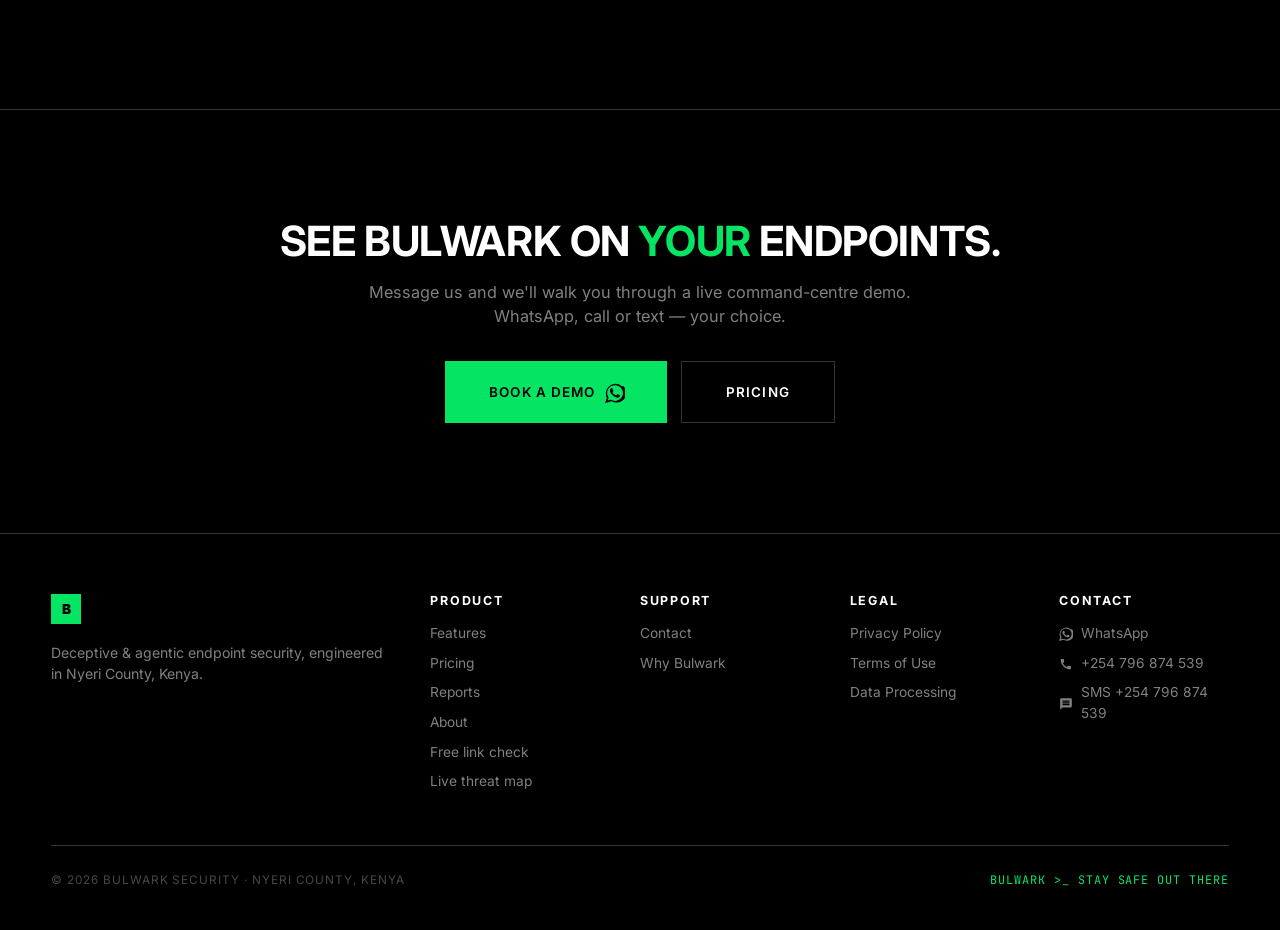
<file: features.html>
<!DOCTYPE html>
<html lang="en">
<head>
<meta charset="UTF-8">
<meta name="viewport" content="width=device-width, initial-scale=1.0">
<title>Features — Bulwark Endpoint Security Platform</title>
<meta name="referrer" content="strict-origin-when-cross-origin">
<meta name="description" content="Every capability of the Bulwark platform: deceptive canaries, deep EDR telemetry, isolation kill-switch, OSINT intelligence, and verified website integrity monitoring.">
<meta property="og:type" content="website">
<meta property="og:site_name" content="Bulwark">
<meta property="og:title" content="Features — Bulwark Endpoint Security Platform">
<meta property="og:description" content="Every capability of the Bulwark platform: deceptive canaries, deep EDR telemetry, isolation kill-switch, OSINT intelligence, and verified website integrity monitoring.">
<meta property="og:url" content="https://example.com/features">
<meta property="og:image" content="https://example.com/assets/img/og-cover.png">
<meta property="og:image:width" content="1200">
<meta property="og:image:height" content="630">
<meta property="og:locale" content="en_KE">
<meta name="twitter:card" content="summary_large_image">
<meta name="twitter:title" content="Features — Bulwark Endpoint Security Platform">
<meta name="twitter:description" content="Every capability of the Bulwark platform: deceptive canaries, deep EDR telemetry, isolation kill-switch, OSINT intelligence, and verified website integrity monitoring.">
<meta name="twitter:image" content="https://example.com/assets/img/og-cover.png">
<link rel="preconnect" href="https://fonts.googleapis.com">
<link rel="preconnect" href="https://fonts.gstatic.com" crossorigin>
<link href="https://fonts.googleapis.com/css2?family=Inter:wght@400;600;700;800&family=JetBrains+Mono:wght@400;700;800&display=swap" rel="stylesheet">
<link rel="stylesheet" href="assets/css/styles.css">
<link rel="icon" type="image/svg+xml" href="assets/img/favicon.svg">
<link rel="apple-touch-icon" sizes="180x180" href="assets/img/apple-touch-icon.png">
<link rel="manifest" href="assets/img/site.webmanifest">
<script type="application/ld+json">
{
  "@context": "https://schema.org",
  "@type": "Organization",
  "name": "Bulwark Security",
  "description": "Deceptive and agentic endpoint security platform built in Kenya.",
  "url": "https://example.com/",
  "logo": "https://example.com/assets/img/logo-512.png",
  "image": "https://example.com/assets/img/og-cover.png",
  "telephone": "+254796874539",
  "email": "hello@example.com",
  "address": {
    "@type": "PostalAddress",
    "addressLocality": "Nyeri",
    "addressCountry": "KE"
  },
  "sameAs": [
    "https://wa.me/254796874539"
  ],
  "contactPoint": {
    "@type": "ContactPoint",
    "telephone": "+254796874539",
    "contactType": "sales",
    "availableLanguage": ["English", "Swahili"]
  }
}
</script>
<link rel="preconnect" href="https://example.com">
<link rel="dns-prefetch" href="https://example.com">
<link rel="canonical" href="https://example.com/features">
</head>
<body>

<nav class="nav">
  <div class="container nav-inner">
    <a class="brand" href="index.html"><span class="logo" style="width:34px;height:34px;background:var(--neon);color:#000;display:grid;place-items:center;font-weight:950;font-family:var(--font-wide)">B</span><span class="word" data-text="BULWARK"></span><span class="brand-tag" style="display:none"></span></a>
    <button class="nav-toggle" id="navToggle" aria-label="Menu">=</button>
    <div class="nav-links" id="navLinks">
      <a href="index.html">Home</a><a href="features.html" class="active">Features</a><a href="pricing.html">Pricing</a><a href="reports.html">Reports</a><a href="about.html">About</a><a href="contact.html">Contact</a><a href="check.html">Check</a>
<a href="map.html">Live map</a>
<a class="btn btn-neon nav-cta" href="contact.html">Get started</a>
    </div>
  </div>
</nav>

<header class="page-hero">
  <div class="container">
    <span class="kicker">The platform</span>
    <h1>Everything Bulwark does —<br>in detail.</h1>
    <p>Bulwark is built around one idea: <b style="color:var(--txt)">security that acts, not observes</b>. Here is the full capability map.</p>
  </div>
</header>

<!-- SITE MONITOR -->
<section class="section">
  <div class="container">
    <div class="sec-head"><span class="kicker">Website integrity</span><h2>Monitor sites you actually own</h2><p>Anyone can claim a site. Bulwark lets you <i>prove</i> it first — and refuses to touch anything you can't.</p></div>
    <div class="grid grid-2">
      <div class="card"><div class="ico"><span class="g" data-icon="lock"></span></div><h3>Verified ownership first</h3><p>Prove you own a domain three ways — DNS TXT record, HTML meta tag, or a signed root file — and Bulwark re-validates on every cycle. <b style="color:var(--txt)">Unverified sites are never monitored.</b></p></div>
      <div class="card"><div class="ico"><span class="g" data-icon="chart"></span></div><h3>Uptime &amp; availability</h3><p>Continuous checks with a 99.9%+ target. The moment a claimed site is unreachable or degraded, it becomes an event.</p></div>
      <div class="card"><div class="ico"><span class="g" data-icon="shield"></span></div><h3>TLS posture</h3><p>Validates certificate trust, expiry and protocol posture — visitors are never silently served an insecure or spoofed connection.</p></div>
      <div class="card"><div class="ico"><span class="g" data-icon="eye"></span></div><h3>Silent clone detection</h3><p>Catches look-alike phishing copies of your site before they dodge you — the kind that rip off your brand and your customers.</p></div>
    </div>
  </div>
</section>

<!-- EDR + RESPONSE -->
<section class="section">
  <div class="container">
    <div class="sec-head"><span class="kicker">Endpoint detection &amp; response</span><h2>Deep telemetry, decisive response</h2></div>
    <div class="table-wrap">
      <table>
        <thead><tr><th>Capability</th><th>What it does</th><th>Value to you</th></tr></thead>
        <tbody>
          <tr><td class="mono neon">Deep EDR</td><td>Kernel-level ETW watch on process behaviour, injection and memory tampering.</td><td>Catches evasive malware ordinary AV misses.</td></tr>
          <tr><td class="mono neon">Evasion detector</td><td>Scans for ETW blinding &amp; patching in real time.</td><td>Exposes attackers trying to go invisible in memory.</td></tr>
          <tr><td class="mono neon">Correlation</td><td>Weighted, cross-signal risk scoring across your fleet.</td><td>One clear priority list, not oceans of noise.</td></tr>
          <tr><td class="mono neon">Auto-block</td><td>Automatic firewall rules on brute-force &amp; connection floods.</td><td>Attack infrastructure is cut off before escalation.</td></tr>
          <tr><td class="mono neon">Isolation kill-switch</td><td>One command blocks all traffic except Bulwark.</td><td>Bleach out the attacker's channel in seconds.</td></tr>
          <tr><td class="mono neon">Persistence sweep</td><td>Finds and, with confirmation, removes autorun persistence.</td><td>Breaks the "re-infection every reboot" cycle.</td></tr>
          <tr><td class="mono neon">OSINT enrichment</td><td>Threat-intelligence lookups on every blocked entity.</td><td>Events become action-ready dossiers.</td></tr>
        </tbody>
      </table>
    </div>
  </div>
</section>

<!-- DECEPTION -->
<section class="section">
  <div class="container">
    <div class="grid grid-2">
      <div>
        <span class="kicker">Deception layer</span>
        <h2 style="font-size:clamp(1.6rem,3.2vw,2.4rem); margin:12px 0 18px">Bait that turns attackers into intel</h2>
        <p style="font-size:1.02rem">Most breaches happen silently — nobody knows until the damage is done. Bulwark's deception layer makes attackers announce themselves.</p>
        <div class="callout"><p><b class="neon">Credential canaries</b> — real-looking fake credentials spread where attackers look. The moment one is used, Bulwark logs the source IP, host and time, and raises a weighted alert. A tripwire across the whole network.</p></div>
        <div class="pbar"><div class="pl"><span>canary coverage</span><b>fleet-wide</b></div><div class="track"><div class="fill" data-width="100"></div></div></div>
      </div>
      <div class="glass" style="padding:26px; font-family:var(--font-mono); font-size:.8rem; line-height:1.9">
        <div class="dim">[WARN] canary used: finance\<span class="neon">jenny_backup</span></div>
        <div>&nbsp;&nbsp;source&nbsp;&nbsp;&nbsp;&nbsp;192.168.4.66</div>
        <div>&nbsp;&nbsp;lateral&nbsp;&nbsp;&nbsp;2 hops · zone crossing</div>
        <div>&nbsp;&nbsp;severity&nbsp;&nbsp;HIGH · auto-block armed</div>
        <div class="neon">bulwark &gt; isolate 192.168.4.66</div>
        <div class="neon">[OK] host isolated from network</div>
        <div class="dim">audit: SHA-256 anchored · 0x8f3a</div>
      </div>
    </div>
  </div>
</section>

<!-- COMSHELL -->
<section class="section">
  <div class="container">
    <div class="sec-head"><span class="kicker">The Bulwark shell</span><h2>A command centre you can drive</h2><p>Familiar, fast, and honest. Every destructive command asks for confirmation. History persists. Even typos get a helpful "did you mean?".</p></div>
    <div class="grid grid-3">
      <div class="card"><div class="ico"><span class="g" data-icon="clock"></span></div><h3>Session tooling</h3><p>Persistent history, <span class="mono neon">!!</span> / <span class="mono neon">!N</span> recall, aliases, and <span class="mono neon">@runfile</span> automation.</p></div>
      <div class="card"><div class="ico"><span class="g" data-icon="shield"></span></div><h3>Guarded destruction</h3><p>Isolate, block, kill, remove-persistence and archive all demand explicit confirmation.</p></div>
      <div class="card"><div class="ico"><span class="g" data-icon="message"></span></div><h3>Forgiving UX</h3><p>Subcommand help on every group and a did-you-mean suggestion when you mistype.</p></div>
    </div>

    <!-- ANIMATED LIVE TERMINAL -->
    <div class="term" id="term" aria-label="Live Bulwark shell demo">
      <div class="term-bar">
        <span class="term-dot red"></span><span class="term-dot amber"></span><span class="term-dot green"></span>
        <span class="term-title">bulwark — command centre</span>
        <span class="term-live"><span class="live-dot"></span> LIVE</span>
        <span class="term-actions">
          <button class="term-act" id="termMin" title="Minimise" aria-label="Minimise terminal">&ndash;</button>
          <button class="term-act" id="termClose" title="Close" aria-label="Close terminal">&times;</button>
        </span>
      </div>
      <div class="term-body" id="termBody">
        <pre class="term-out" id="termOut"></pre>
        <div class="term-line">
          <span class="term-prompt">bulwark&nbsp;&gt;</span>
          <span class="term-input" id="termInput"></span>
          <span class="term-cursor"></span>
        </div>
      </div>
    </div>
    <button class="term-tab" id="termTab" aria-label="Reopen live terminal"><span class="live-dot dark"></span> Live shell</button>
  </div>
</section>

<section class="cta">
  <div class="container">
    <h2>See Bulwark on <span class="neon">your</span> endpoints.</h2>
    <p>Message us and we'll walk you through a live command-centre demo. WhatsApp, call or text — your choice.</p>
    <div class="cta-actions"><a class="btn btn-neon btn-lg" href="contact.html">Book a demo <span class="g" data-icon="whatsapp" style="width:18px;height:18px"></span></a><a class="btn btn-ghost btn-lg" href="pricing.html">Pricing</a></div>
  </div>
</section>

<footer class="footer">
  <div class="container">
    <div class="footer-grid">
      <div><a class="brand" href="index.html"><span class="logo" style="width:30px;height:30px;background:var(--neon);color:#000;display:grid;place-items:center;font-weight:950;font-family:var(--font-wide)">B</span><span class="word" data-text="BULWARK"></span></a><p style="margin-top:16px">Deceptive &amp; agentic endpoint security, engineered in Nyeri County, Kenya.</p></div>
      <div><h4>Product</h4><a href="features.html">Features</a><a href="pricing.html">Pricing</a><a href="reports.html">Reports</a><a href="about.html">About</a><a href="check.html">Free link check</a><a href="map.html">Live threat map</a></div>
      <div><h4>Support</h4><a href="contact.html">Contact</a><a href="about.html">Why Bulwark</a></div>
      <div><h4>Legal</h4><a href="privacy.html">Privacy Policy</a><a href="terms.html">Terms of Use</a><a href="dpa.html">Data Processing</a></div>
      <div><h4>Contact</h4><a href="https://wa.me/254796874539" target="_blank"><span class="g" data-icon="whatsapp"></span> WhatsApp</a><a href="tel:+254796874539"><span class="g" data-icon="phone"></span> +254 796 874 539</a><a href="sms:+254796874539"><span class="g" data-icon="message"></span> SMS +254 796 874 539</a></div>
    </div>
    <div class="footer-bottom"><span>© 2026 Bulwark Security · Nyeri County, Kenya</span><span class="prompt">bulwark &gt;_ stay safe out there</span></div>
  </div>
</footer>

<a class="float-wa" href="https://wa.me/254796874539" target="_blank" aria-label="Chat on WhatsApp"><span class="g" data-icon="whatsapp" style="width:26px;height:26px"></span></a>
<script defer src="assets/js/main.js" data-cfasync="false"></script>
<script defer data-domain="example.com" src="https://plausible.io/js/script.js"></script>
</body>
</html>
</file>
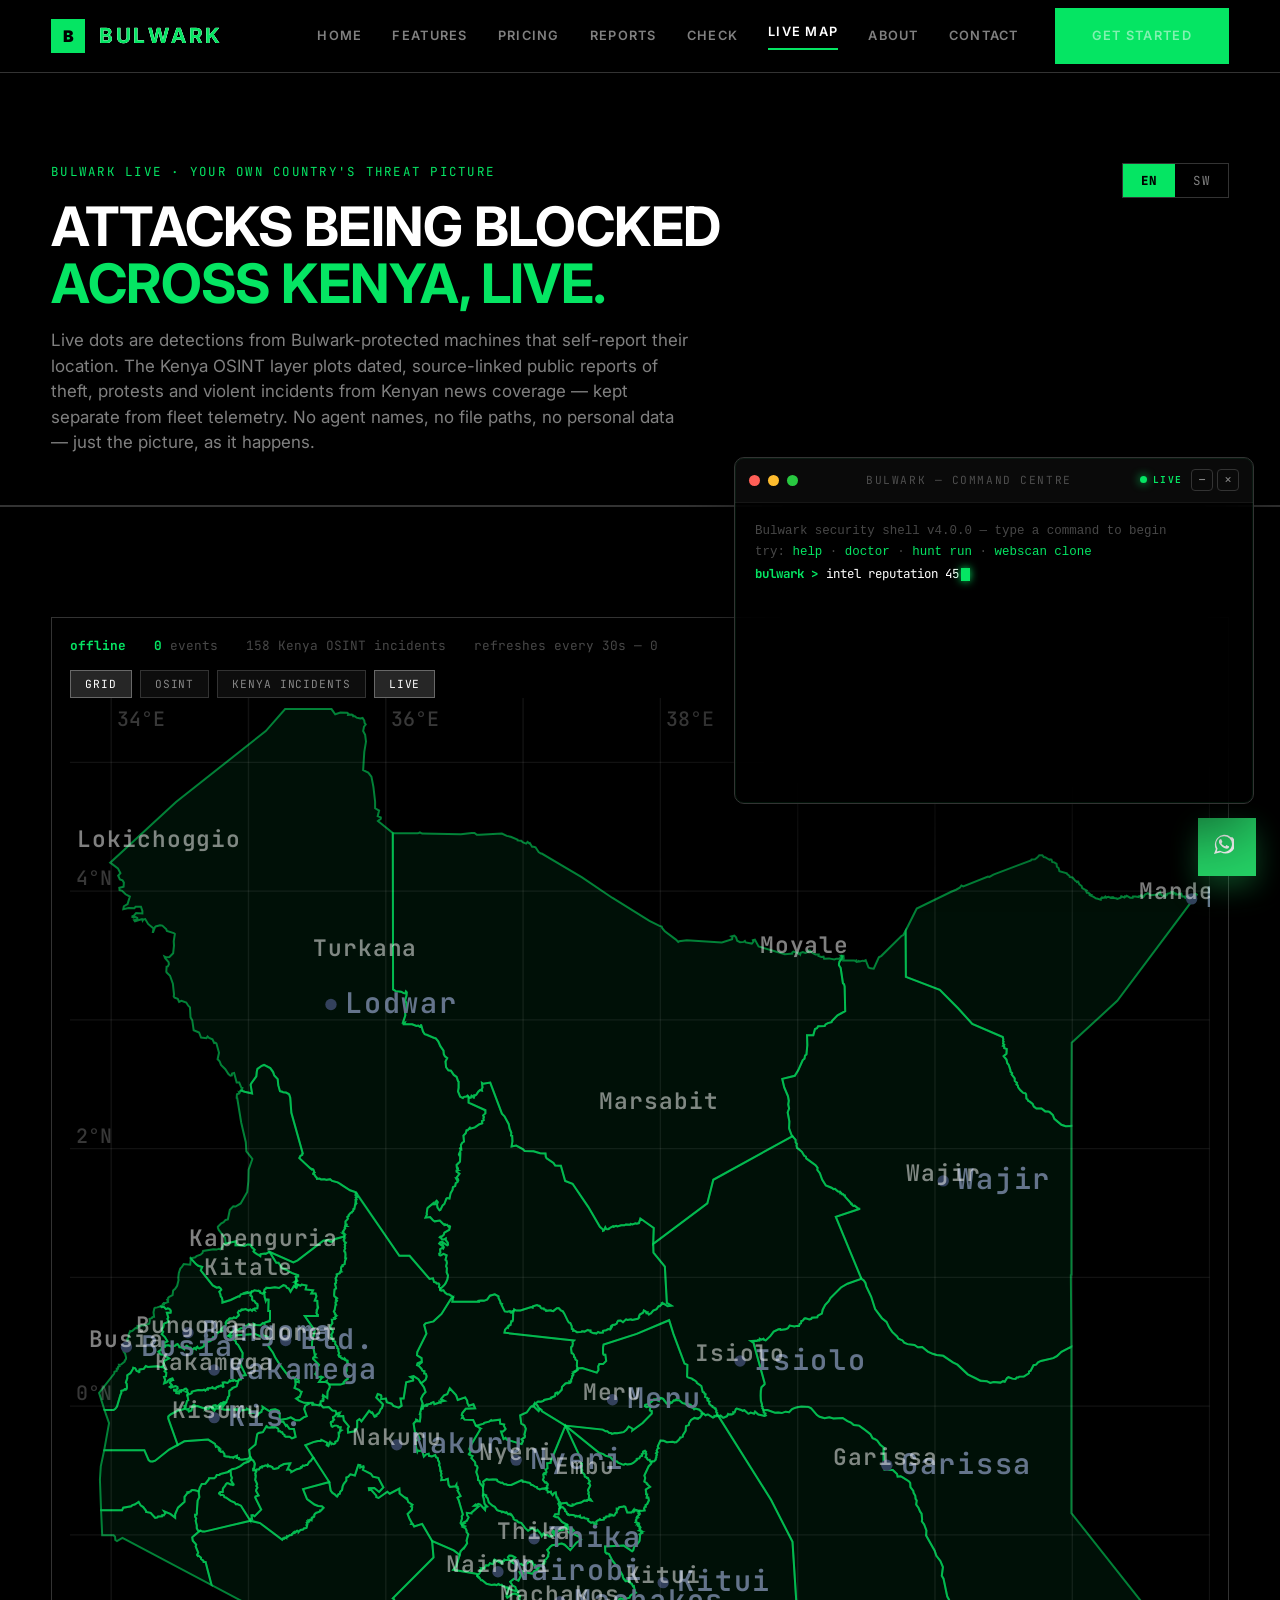
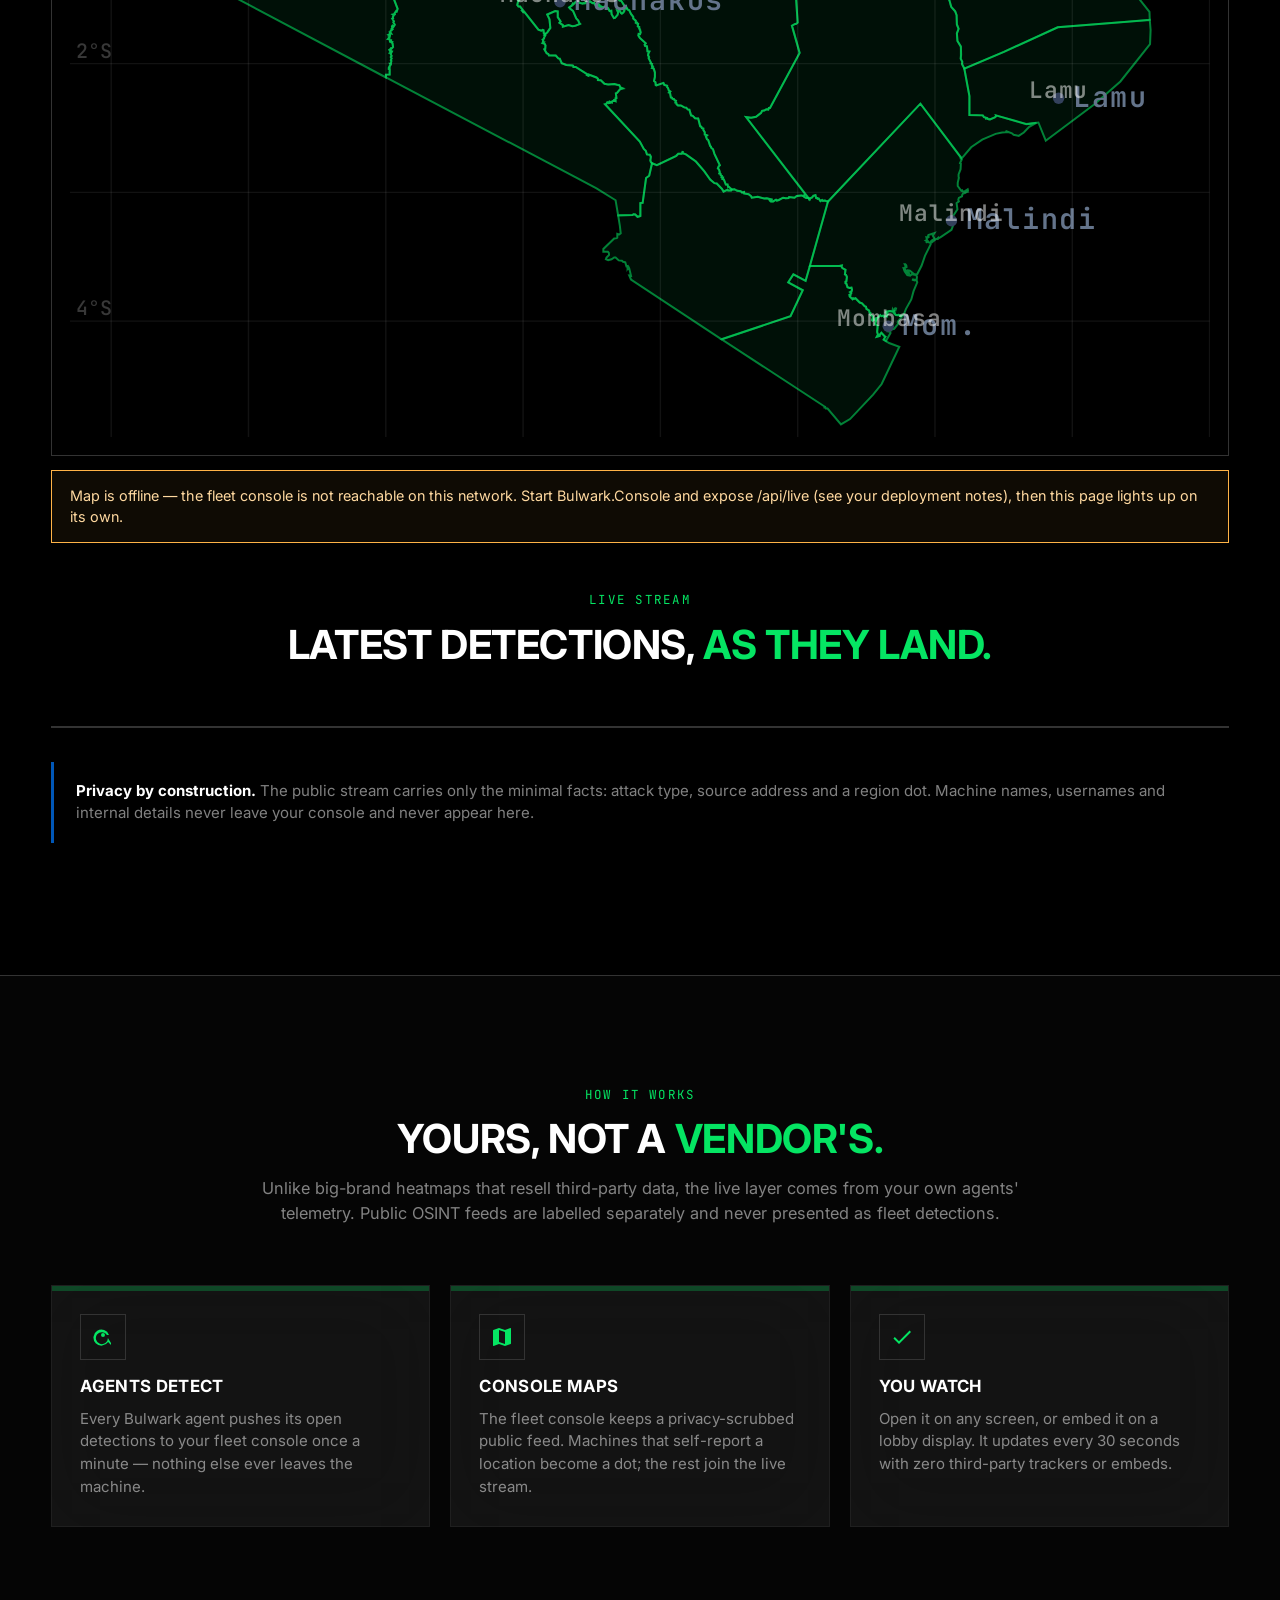
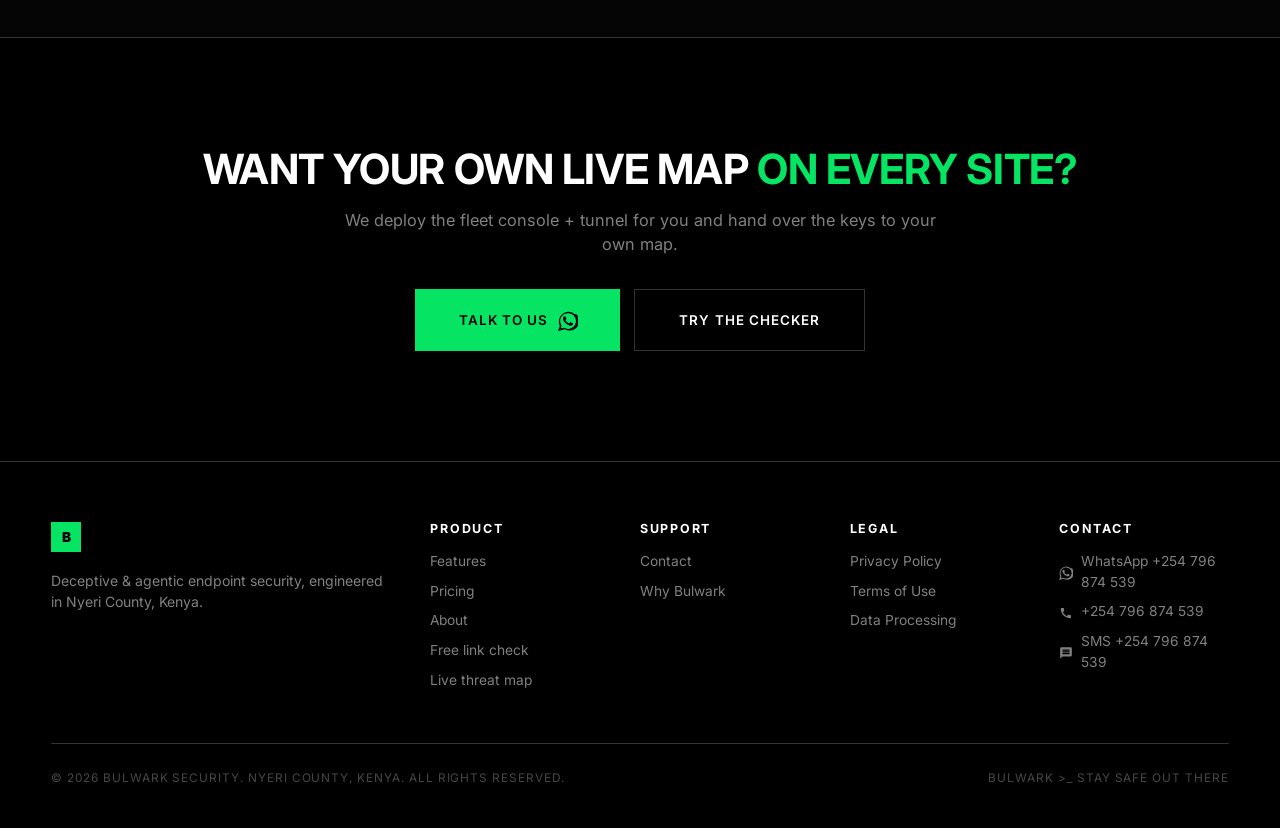
<file: map.html>
<!DOCTYPE html>
<html lang="en">
<head>
<meta charset="UTF-8">
<meta name="viewport" content="width=device-width, initial-scale=1.0">
<title>Bulwark Live — Kenya threat map &mdash; what the fleet is seeing now</title>
<meta name="referrer" content="strict-origin-when-cross-origin">
<meta name="description" content="A live, privacy-safe picture of the attacks the Bulwark fleet is deflecting across Kenya right now - generated entirely from our own agents' telemetry, no third-party trackers.">
<meta property="og:type" content="website">
<meta property="og:site_name" content="Bulwark">
<meta property="og:title" content="Bulwark Live — Kenya threat map">
<meta property="og:description" content="Live attacks deflected by the Bulwark fleet across Kenya, fed entirely by our own agents' telemetry.">
<meta property="og:url" content="https://example.com/map">
<meta property="og:image" content="https://example.com/assets/img/og-cover.png">
<meta property="og:image:width" content="1200">
<meta property="og:image:height" content="630">
<meta property="og:locale" content="en_KE">
<meta name="twitter:card" content="summary_large_image">
<meta name="twitter:title" content="Bulwark Live — Kenya threat map">
<meta name="twitter:description" content="Live attacks deflected by the Bulwark fleet across Kenya, fed entirely by our own agents' telemetry.">
<meta name="twitter:image" content="https://example.com/assets/img/og-cover.png">
<link rel="preconnect" href="https://fonts.googleapis.com">
<link rel="preconnect" href="https://fonts.gstatic.com" crossorigin>
<link href="https://fonts.googleapis.com/css2?family=Inter:wght@400;600;700;800&family=JetBrains+Mono:wght@400;700;800&display=swap" rel="stylesheet">
<link rel="stylesheet" href="assets/css/styles.css">
<link rel="icon" type="image/svg+xml" href="assets/img/favicon.svg">
<link rel="apple-touch-icon" sizes="180x180" href="assets/img/apple-touch-icon.png">
<link rel="manifest" href="assets/img/site.webmanifest">
<link rel="preconnect" href="https://example.com">
<link rel="dns-prefetch" href="https://example.com">
<link rel="canonical" href="https://example.com/map">
<script type="application/ld+json">
{
  "@context": "https://schema.org",
  "@type": "WebApplication",
  "name": "Bulwark Live",
  "url": "https://example.com/map",
  "applicationCategory": "SecurityApplication",
  "operatingSystem": "Any",
  "description": "A live, privacy-safe map of the attacks the Bulwark fleet deflects across Kenya, built entirely from our own agents' telemetry.",
  "publisher": { "@type": "Organization", "name": "Bulwark Security", "url": "https://example.com/" }
}
</script>
<style>
  .map-frame { background: rgba(0,0,0,.5); border: 1px solid var(--stroke); padding: 18px; }
  #kenyaSvg { width: 100%; height: auto; display: block; }
  #kenyaSvg .land { fill: #111c30; stroke: var(--neon); stroke-width: 1.4; }
  #kenyaSvg .lake { fill: #0a1620; stroke: #1f3a56; stroke-width: .8; }
  #kenyaSvg .city { fill: #33415c; }
  #kenyaSvg .citylabel { fill: #64748b; font: 600 10px 'JetBrains Mono', monospace; letter-spacing: .06em; }
  #kenyaSvg .smark { fill: #ff5a5f; }
  #kenyaSvg .smark.med { fill: #ffb347; }
  #kenyaSvg .smark.low { fill: #ffd94d; }
  #kenyaSvg .pulse circle { animation: blinkmap 1.6s ease-out infinite; transform-origin: center; }
  @keyframes blinkmap { 0% { opacity: .9; } 100% { opacity: 0; } }
  .map-stats { display: flex; flex-wrap: wrap; gap: 10px 28px; align-items: center; }
  .map-stats .st { color: var(--txt-faint); font-family: var(--font-mono); font-size: .8rem; }
  .map-stats .st b { color: var(--neon); font-weight: 700; }
  .livefeed { max-height: 420px; overflow: auto; border: 1px solid var(--stroke); background: #000; }
  .feed-row { display: grid; grid-template-columns: auto 1.2fr 1fr auto; gap: 10px; padding: 10px 14px; border-bottom: 1px solid #0e1726; font-family: var(--font-mono); font-size: .78rem; align-items: center; }
  .feed-row:last-child { border-bottom: 0; }
  .feed-row .src { word-break: break-all; }
  .feed-row .type { color: var(--txt-dim); }
  .feed-row .when { color: var(--txt-faint); white-space: nowrap; }
  .sev-pill { display: inline-block; padding: 2px 9px; border: 1px solid currentColor; font-size: .64rem; font-weight: 800; letter-spacing: .1em; }
  .sev-pill.s1 { color: #ffd94d; }
  .sev-pill.s2 { color: #ffb347; }
  .sev-pill.s3 { color: #ff5a5f; }
  .sev-pill.s4 { color: #ff5a5f; background: rgba(255,90,95,.1); }
  .offline-banner { display: none; padding: 14px 18px; margin-top: 14px; border: 1px solid #ffb347; color: #ffd9a0; background: rgba(255,179,71,.06); font-size: .9rem; }
  .offline-banner.show { display: block; }
  .lang-switch { display: inline-flex; border: 1px solid var(--stroke); }
  .lang-switch button { background: transparent; color: var(--txt-dim); border: 0; padding: 8px 18px; cursor: pointer; font-family: var(--font-mono); font-size: .78rem; letter-spacing: .1em; }
  .lang-switch button.on { background: var(--neon); color: #000; font-weight: 800; }
  @media (max-width:680px){ .feed-row { grid-template-columns: auto 1fr; } }

  /* graticule (lat/lon grid) */
  #kenyaSvg .grid-line { stroke: rgba(255,255,255,.07); stroke-width: .5; }
  #kenyaSvg .grid-label { fill: rgba(255,255,255,.22); font: 500 7px 'JetBrains Mono', monospace; }
  /* OSINT heatmap cells */
  #kenyaSvg .osint-cell { stroke: rgba(255,255,255,.08); stroke-width: .4; }
  /* county basemap (real Kenya county polygons) */
  #kenyaSvg .county-baseline { fill: rgba(5,229,99,.07); stroke: rgba(5,229,99,.55); stroke-width: .7; }
  /* county / region labels */
  #kenyaSvg .county-label { fill: rgba(255,255,255,.5); font: 600 8px 'JetBrains Mono', monospace; letter-spacing: .04em; pointer-events: none; }
  /* layer toggle controls */
  .layer-controls { display: flex; gap: 8px; flex-wrap: wrap; margin-top: 12px; }
  .layer-btn { background: rgba(255,255,255,.05); border: 1px solid var(--stroke); color: var(--txt-dim); padding: 6px 14px; font-family: var(--font-mono); font-size: .7rem; letter-spacing: .08em; text-transform: uppercase; cursor: pointer; transition: all .15s ease; }
  .layer-btn.on { background: var(--panel-hi); color: var(--txt); border-color: rgba(255,255,255,.3); }
  .layer-btn:hover { border-color: rgba(255,255,255,.3); color: var(--txt); }
  /* OSINT legend */
  .osint-legend { display: inline-flex; align-items: center; gap: 10px; margin-top: 12px; font-family: var(--font-mono); font-size: .7rem; color: var(--txt-faint); }
  .legend-bar { width: 120px; height: 8px; background: linear-gradient(to right, rgba(5,229,99,.15), rgba(5,229,99,.5), #ffd94d, #ffb347, #ff5a5f); border: 1px solid var(--stroke); }
  .osint-sources { display: none; gap: 8px; flex-wrap: wrap; margin-top: 12px; }
  .osint-source { display: inline-flex; align-items: center; gap: 8px; padding: 5px 9px; border: 1px solid var(--stroke); background: rgba(255,255,255,.03); font-family: var(--font-mono); font-size: .65rem; color: var(--txt-faint); }
  .osint-source b { color: var(--neon); font-weight: 700; }
  .osint-source.err { border-color: rgba(255,179,71,.4); }
  .osint-source.err b { color: #ffb347; }
  /* Kenya OSINT incident layer */
  .incident-legend { display: flex; gap: 12px; flex-wrap: wrap; margin: 12px 0; font-family: var(--font-mono); font-size: .65rem; color: var(--txt-faint); }
  .incident-legend span { display: inline-flex; align-items: center; gap: 6px; }
  .incident-legend i { width: 8px; height: 8px; border-radius: 50%; display: inline-block; }
  .incident-row { display: grid; grid-template-columns: auto 1fr auto; gap: 12px; align-items: center; padding: 10px 14px; border-bottom: 1px solid #0e1726; font-family: var(--font-mono); font-size: .75rem; }
  .incident-row:last-child { border-bottom: 0; }
  .incident-cat { padding: 3px 8px; border: 1px solid currentColor; font-size: .6rem; font-weight: 800; text-transform: uppercase; white-space: nowrap; }
  .incident-row b { color: var(--txt); font-weight: 600; }
  .incident-row small { display: block; margin-top: 3px; color: var(--txt-faint); }
  .incident-row a { color: var(--neon); text-decoration: none; white-space: nowrap; }
  @media (max-width:680px){ .incident-row { grid-template-columns: 1fr; } }
</style>
</head>
<body>

<nav class="nav">
  <div class="container nav-inner">
    <a class="brand" href="index.html"><span class="logo" style="width:34px;height:34px;background:var(--neon);color:#000;display:grid;place-items:center;font-weight:950;font-family:var(--font-wide)">B</span><span class="word" data-text="BULWARK"></span><span class="brand-tag" style="display:none"></span></a>
    <button class="nav-toggle" id="navToggle" aria-label="Menu">☰</button>
    <div class="nav-links" id="navLinks">
      <a href="index.html">Home</a>
      <a href="features.html">Features</a>
      <a href="pricing.html">Pricing</a>
      <a href="reports.html">Reports</a>
      <a href="check.html">Check</a>
      <a href="map.html" class="active">Live map</a>
      <a href="about.html">About</a>
      <a href="contact.html">Contact</a>
      <a class="btn btn-neon nav-cta" href="contact.html">Get started</a>
    </div>
  </div>
</nav>

<header class="page-hero">
  <div class="container">
    <div style="display:flex;justify-content:space-between;align-items:flex-start;flex-wrap:wrap;gap:16px">
      <span class="kicker">Bulwark Live &middot; your own country&apos;s threat picture</span>
      <div class="lang-switch" role="group" aria-label="Language">
        <button id="langEn" class="on" type="button">EN</button>
        <button id="langSw" type="button">SW</button>
      </div>
    </div>
    <h1>Attacks being blocked<br><span class="neon">across Kenya, live.</span></h1>
    <p>Live dots are detections from Bulwark-protected machines that self-report their location. The Kenya OSINT layer plots dated, source-linked public reports of theft, protests and violent incidents from Kenyan news coverage &mdash; kept separate from fleet telemetry. No agent names, no file paths, no personal data &mdash; just the picture, as it happens.</p>
  </div>
</header>

<section class="section">
  <div class="container">
    <div class="map-frame">
      <div class="map-stats" style="margin-bottom:14px">
        <span class="st" id="stStatus"><b data-st="offline">offline</b></span>
        <span class="st" id="stEvents"><b>0</b> <span data-st="ev">events</span></span>
        <span class="st" id="stIncidents">0 Kenya OSINT incidents</span>
        <span class="st" id="stUpdated"><span data-st="upd">refreshes</span> &mdash;<span id="stCount"> 0</span></span>
      </div>
      <div class="layer-controls" role="group" aria-label="Map layers">
        <button class="layer-btn on" data-layer="grid" type="button">Grid</button>
        <button class="layer-btn" data-layer="osint" type="button">OSINT</button>
        <button class="layer-btn" data-layer="incidents" type="button">Kenya incidents</button>
        <button class="layer-btn on" data-layer="live" type="button">Live</button>
      </div>
      <div class="osint-legend" id="osintLegend" style="display:none">
        <span>Threat density</span>
        <div class="legend-bar"></div>
        <span>Low → High</span>
      </div>
      <div class="osint-sources" id="osintSources" aria-label="Public OSINT feed status"></div>
      <svg id="kenyaSvg" viewBox="0 0 400 470" role="img" aria-label="Kenya county map with live threat markers"></svg>
    </div>
    <div class="offline-banner" id="offBanner"></div>

    <div class="sec-head" style="margin-top:48px"><span class="kicker">Live stream</span><h2>Latest detections, <span class="neon">as they land.</span></h2></div>
    <div class="livefeed" id="liveFeed"><p class="note" style="padding:20px;text-align:center" id="feedEmpty"></p></div>

    <div id="incidentPanel" style="display:none;margin-top:48px">
      <div class="sec-head"><span class="kicker">Kenya OSINT</span><h2>Public reports, <span class="neon">placed on the map.</span></h2><p>Geolocated public reports from the last 24 hours, sourced from GDELT Events 2.0 and optional ACLED Kenya coverage. Each dot is an open-source report, not a Bulwark detection; locations are place-level and reports are not independently verified.</p></div>
      <div class="incident-legend" aria-label="Incident category colors">
        <span><i style="background:#ff5a5f"></i>armed conflict</span>
        <span><i style="background:#ff8a5b"></i>assault</span>
        <span><i style="background:#ffd94d"></i>theft / property</span>
        <span><i style="background:#8be9fd"></i>protest</span>
        <span><i style="background:#ffb347"></i>coercion</span>
      </div>
      <div class="livefeed" id="incidentFeed"></div>
    </div>

    <div class="callout blue" style="margin-top:34px"><p><b style="color:var(--txt)">Privacy by construction.</b> The public stream carries only the minimal facts: attack type, source address and a region dot. Machine names, usernames and internal details never leave your console and never appear here.</p></div>
  </div>
</section>

<section class="section-alt section">
  <div class="container">
    <div class="sec-head"><span class="kicker">How it works</span><h2>Yours, not a <span class="neon">vendor&apos;s.</span></h2><p>Unlike big-brand heatmaps that resell third-party data, the live layer comes from your own agents&apos; telemetry. Public OSINT feeds are labelled separately and never presented as fleet detections.</p></div>
    <div class="grid grid-3">
      <div class="card"><div class="card-accent"></div><div class="ico"><span class="g" data-icon="radar" style="width:24px;height:24px"></span></div><h3>Agents detect</h3><p>Every Bulwark agent pushes its open detections to your fleet console once a minute &mdash; nothing else ever leaves the machine.</p></div>
      <div class="card"><div class="card-accent"></div><div class="ico"><span class="g" data-icon="map" style="width:24px;height:24px"></span></div><h3>Console maps</h3><p>The fleet console keeps a privacy-scrubbed public feed. Machines that self-report a location become a dot; the rest join the live stream.</p></div>
      <div class="card"><div class="card-accent"></div><div class="ico"><span class="g" data-icon="check" style="width:24px;height:24px"></span></div><h3>You watch</h3><p>Open it on any screen, or embed it on a lobby display. It updates every 30 seconds with zero third-party trackers or embeds.</p></div>
    </div>
  </div>
</section>

<!-- CTA -->
<section class="cta">
  <div class="container">
    <h2>Want your own live map <span class="neon">on every site?</span></h2>
    <p>We deploy the fleet console + tunnel for you and hand over the keys to your own map.</p>
    <div class="cta-actions">
      <a class="btn btn-neon btn-lg" href="contact.html">Talk to us <span class="g" data-icon="whatsapp" style="width:18px;height:18px"></span></a>
      <a class="btn btn-ghost btn-lg" href="check.html">Try the checker</a>
    </div>
  </div>
</section>

<footer class="footer">
  <div class="container">
    <div class="footer-grid">
      <div><a class="brand" href="index.html"><span class="logo" style="width:30px;height:30px;background:var(--neon);color:#000;display:grid;place-items:center;font-weight:950;font-family:var(--font-wide)">B</span><span class="word" data-text="BULWARK"></span></a><p style="margin-top:14px">Deceptive &amp; agentic endpoint security, engineered in Nyeri County, Kenya.</p></div>
      <div><h4>Product</h4><a href="features.html">Features</a><a href="pricing.html">Pricing</a><a href="about.html">About</a><a href="check.html">Free link check</a><a href="map.html">Live threat map</a></div>
      <div><h4>Support</h4><a href="contact.html">Contact</a><a href="about.html">Why Bulwark</a></div>
      <div><h4>Legal</h4><a href="privacy.html">Privacy Policy</a><a href="terms.html">Terms of Use</a><a href="dpa.html">Data Processing</a></div>
      <div><h4>Contact</h4><a href="https://wa.me/254796874539" target="_blank"><span class="g" data-icon="whatsapp"></span> WhatsApp +254 796 874 539</a><a href="tel:+254796874539"><span class="g" data-icon="phone"></span> +254 796 874 539</a><a href="sms:+254796874539"><span class="g" data-icon="message"></span> SMS +254 796 874 539</a></div>
    </div>
    <div class="footer-bottom"><span>© 2026 Bulwark Security. Nyeri County, Kenya. All rights reserved.</span><span class="payment">bulwark &gt;_ stay safe out there</span></div>
  </div>
</footer>

<a class="float-wa" href="https://wa.me/254796874539" target="_blank" aria-label="Chat on WhatsApp"><span class="g" data-icon="whatsapp" style="width:26px;height:26px"></span></a>

<!-- ANIMATED LIVE TERMINAL -->
<div class="term" id="term" aria-label="Live Bulwark shell demo">
  <div class="term-bar">
    <span class="term-dot red"></span><span class="term-dot amber"></span><span class="term-dot green"></span>
    <span class="term-title">bulwark — command centre</span>
    <span class="term-live"><span class="live-dot"></span> LIVE</span>
    <span class="term-actions">
      <button class="term-act" id="termMin" title="Minimise" aria-label="Minimise terminal">–</button>
      <button class="term-act" id="termClose" title="Close" aria-label="Close terminal">&times;</button>
    </span>
  </div>
  <div class="term-body" id="termBody">
    <pre class="term-out" id="termOut"></pre>
    <div class="term-line">
      <span class="term-prompt">bulwark&nbsp;&gt;</span>
      <span class="term-input" id="termInput"></span>
      <span class="term-cursor"></span>
    </div>
  </div>
</div>
<button class="term-tab" id="termTab" aria-label="Reopen live terminal"><span class="live-dot dark"></span> Live shell</button>

<script defer src="assets/js/main.js" data-cfasync="false"></script>
<script defer src="data/kenya_counties.geojson.js"></script>
<script defer src="data/osint_sources.js"></script>
<script defer src="data/kenya_incidents.js"></script>
<script defer src="assets/js/map.js"></script>
<script defer data-domain="example.com" src="https://plausible.io/js/script.js"></script>
</body>
</html>
</file>
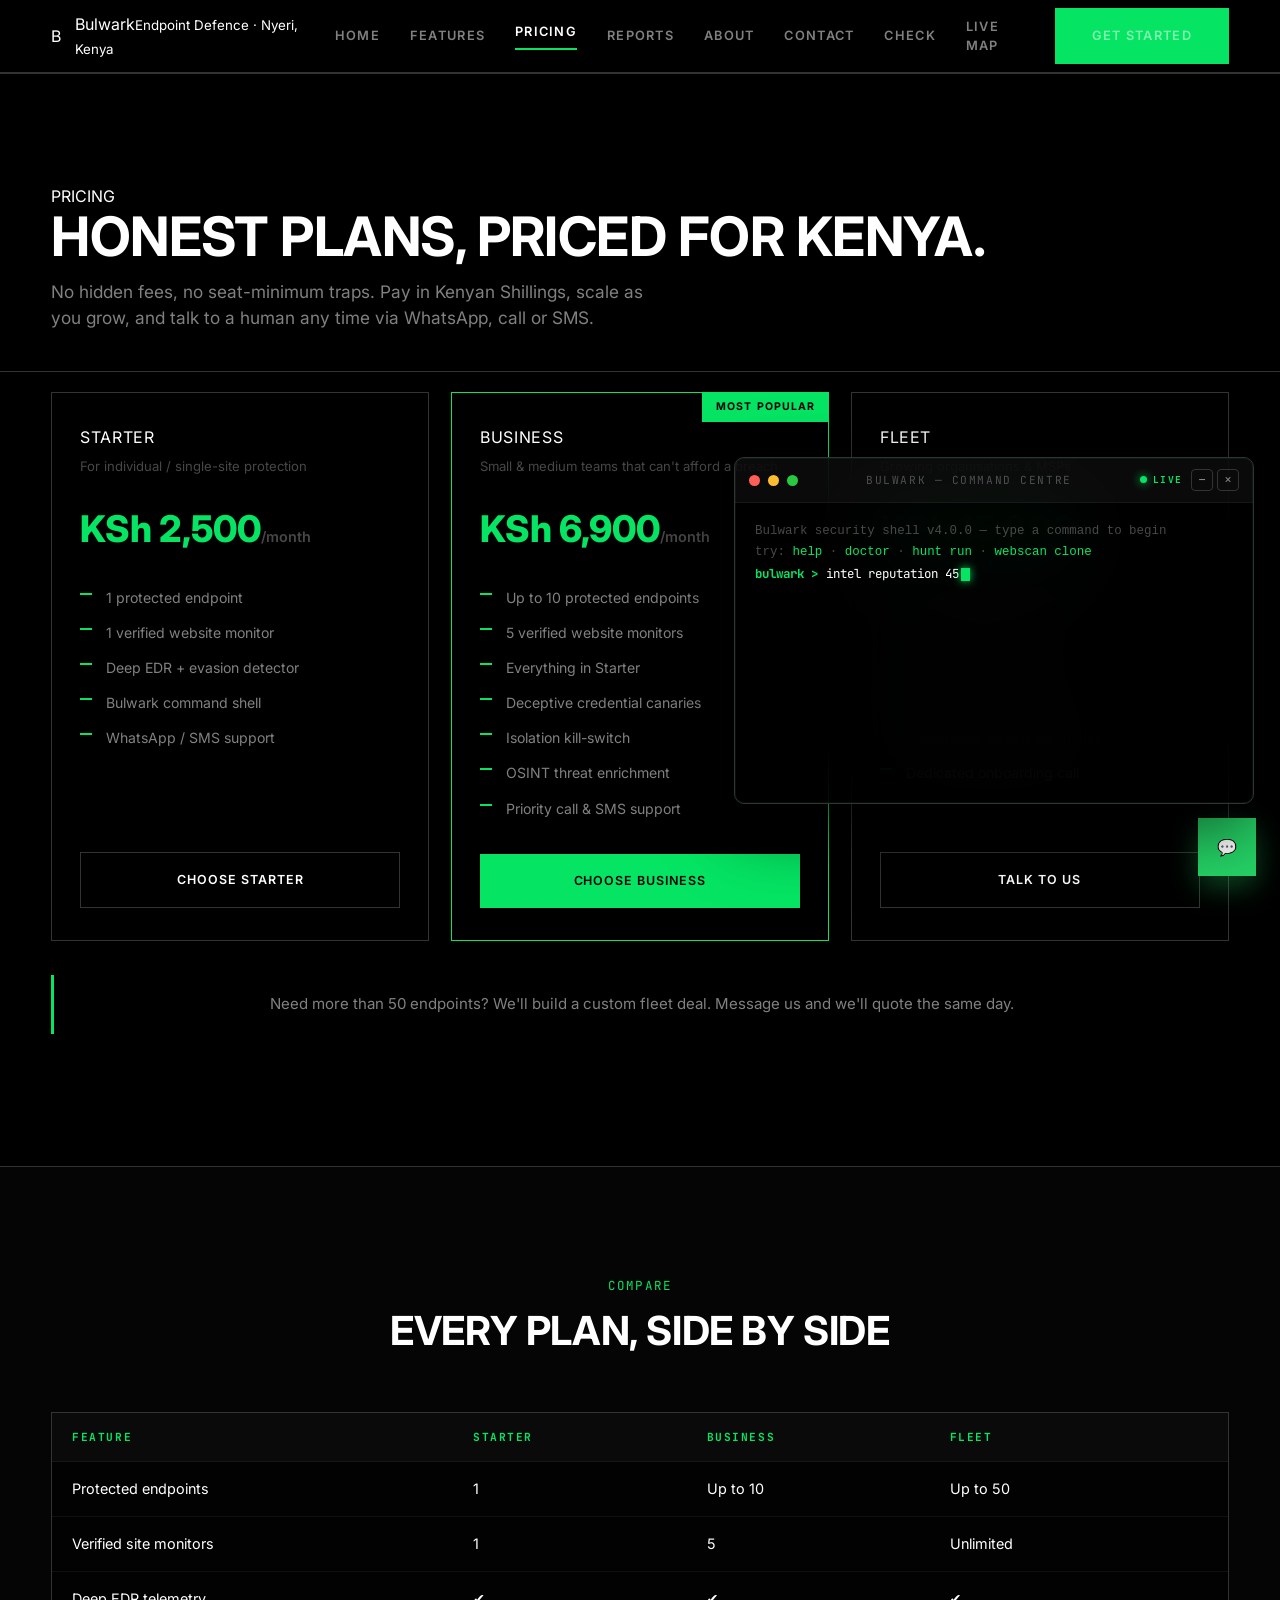
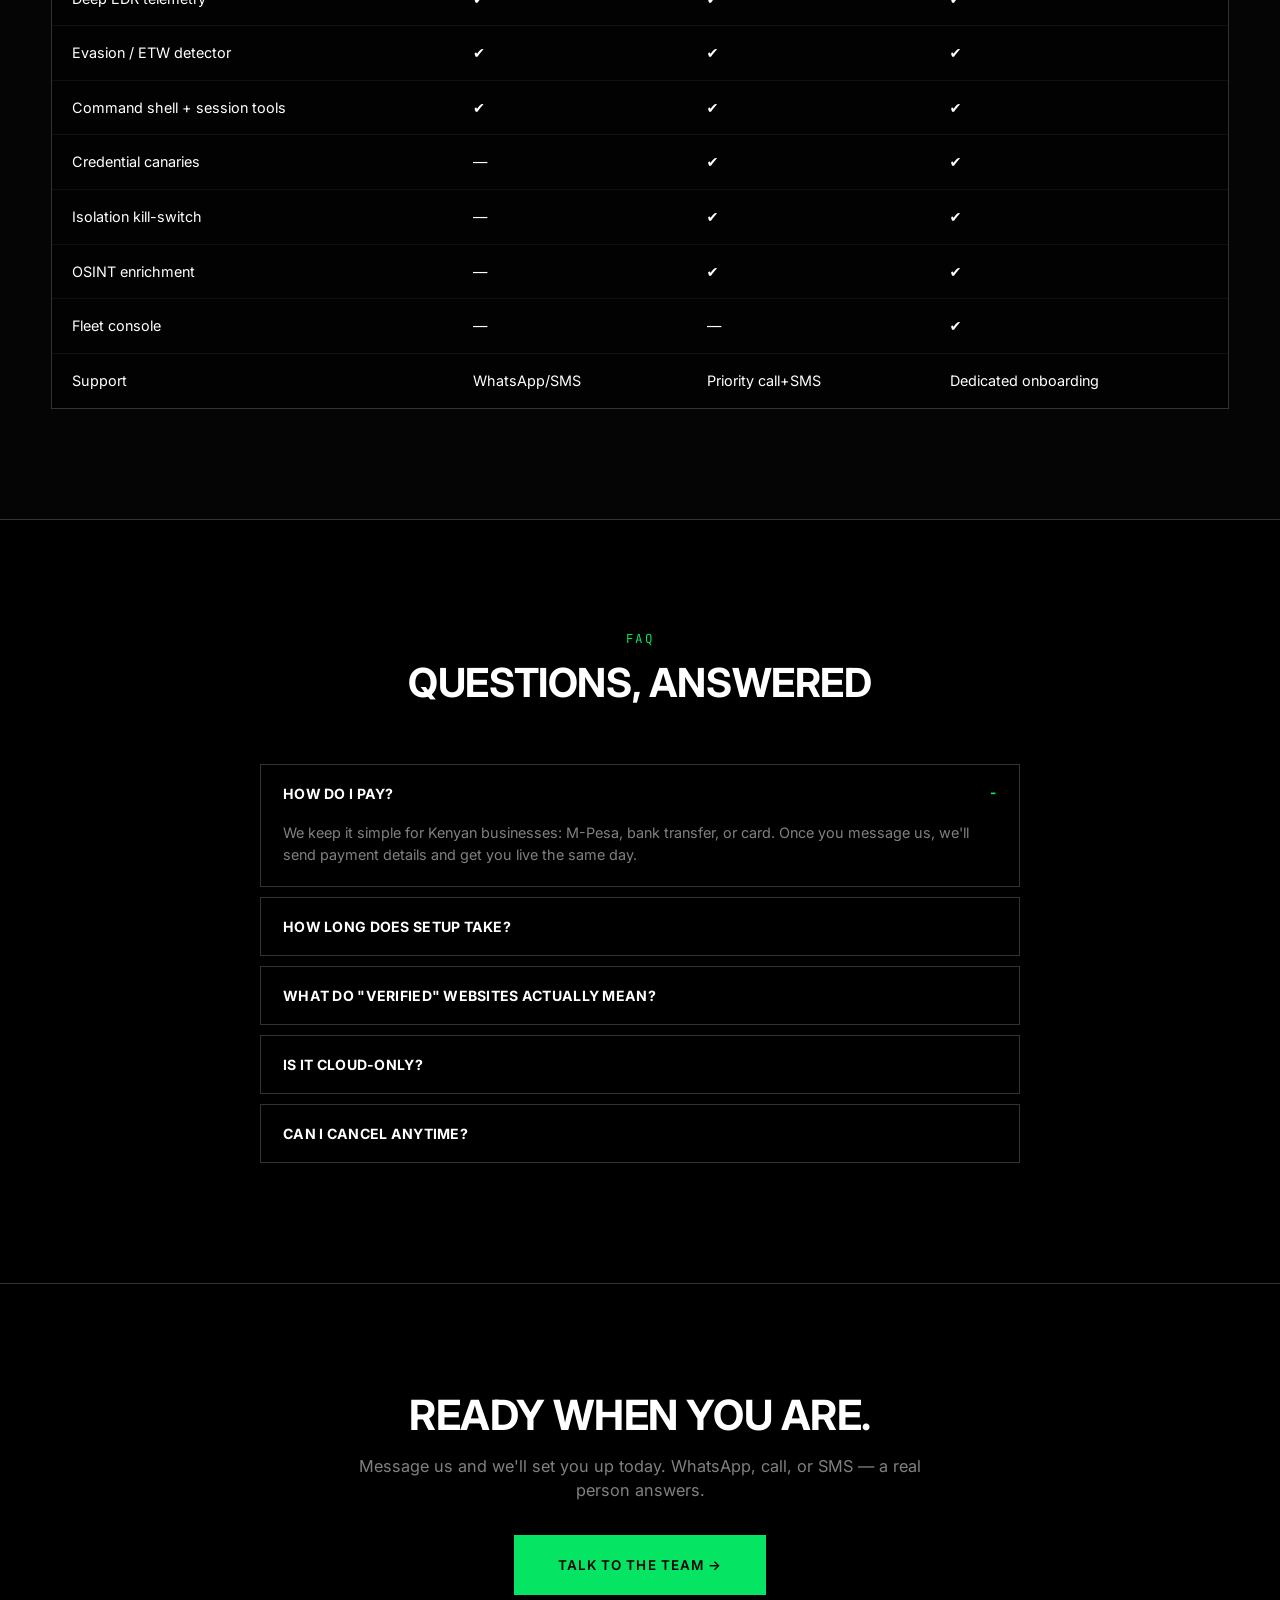
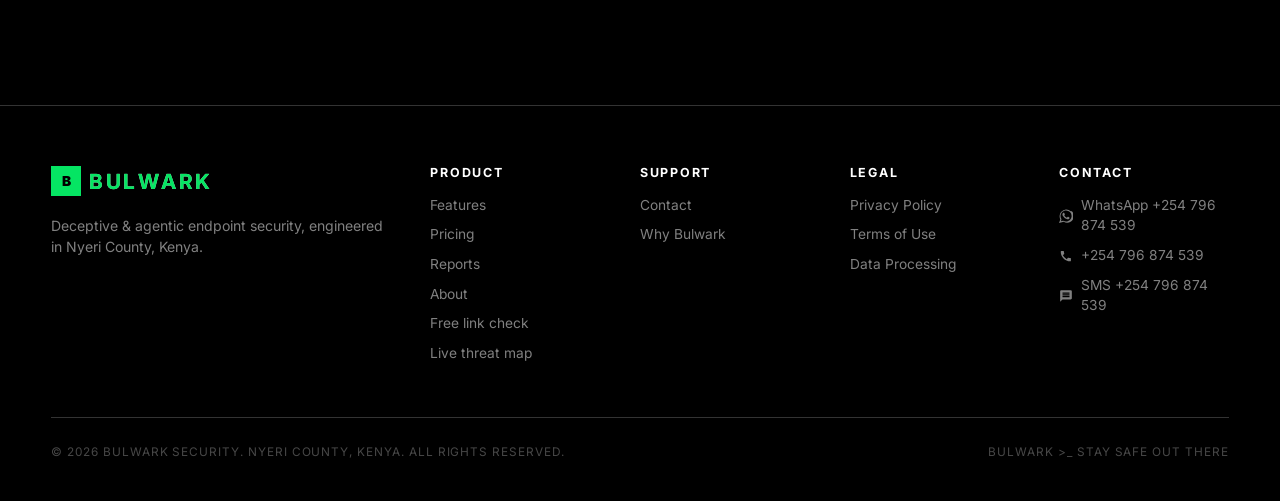
<file: pricing.html>
﻿<!DOCTYPE html>
<html lang="en">
<head>
<meta charset="UTF-8">
<meta name="viewport" content="width=device-width, initial-scale=1.0">
<title>Pricing — Bulwark Endpoint Security</title>
<meta name="referrer" content="strict-origin-when-cross-origin">
<meta name="description" content="Simple, honest, Kenyan-priced plans. From a single-site starter to full fleet defence. Pay in KES. WhatsApp, call or SMS to subscribe.">
<meta property="og:type" content="website">
<meta property="og:site_name" content="Bulwark">
  <meta property="og:title" content="Pricing — Bulwark Endpoint Security">
  <meta property="og:description" content="Simple, honest, Kenyan-priced plans. From a single-site starter to full fleet defence. Pay in KES. WhatsApp, call or SMS to subscribe.">
  <meta property="og:url" content="https://example.com/pricing">
  <meta property="og:image" content="https://example.com/assets/img/og-cover.png">
  <meta property="og:image:width" content="1200">
  <meta property="og:image:height" content="630">
  <meta property="og:locale" content="en_KE">
  <meta name="twitter:card" content="summary_large_image">
  <meta name="twitter:title" content="Pricing — Bulwark Endpoint Security">
  <meta name="twitter:description" content="Simple, honest, Kenyan-priced plans. From a single-site starter to full fleet defence. Pay in KES. WhatsApp, call or SMS to subscribe.">
  <meta name="twitter:image" content="https://example.com/assets/img/og-cover.png">
  <link rel="canonical" href="https://example.com/pricing">
<link rel="preconnect" href="https://fonts.googleapis.com">
<link rel="preconnect" href="https://fonts.gstatic.com" crossorigin>
<link href="https://fonts.googleapis.com/css2?family=Inter:wght@400;600;700;800&family=JetBrains+Mono:wght@400;700;800&display=swap" rel="stylesheet">
<link rel="stylesheet" href="assets/css/styles.css">
<link rel="icon" type="image/svg+xml" href="assets/img/favicon.svg">
<link rel="apple-touch-icon" sizes="180x180" href="assets/img/apple-touch-icon.png">
<link rel="manifest" href="assets/img/site.webmanifest">
<script type="application/ld+json">
{
  "@context": "https://schema.org",
  "@type": "Organization",
  "name": "Bulwark Security",
  "description": "Deceptive and agentic endpoint security platform built in Kenya.",
  "url": "https://example.com/",
  "logo": "https://example.com/assets/img/logo-512.png",
  "image": "https://example.com/assets/img/og-cover.png",
  "telephone": "+254796874539",
  "email": "hello@example.com",
  "address": {
    "@type": "PostalAddress",
    "addressLocality": "Nyeri",
    "addressCountry": "KE"
  },
  "sameAs": [
    "https://wa.me/254796874539"
  ],
  "contactPoint": {
    "@type": "ContactPoint",
    "telephone": "+254796874539",
    "contactType": "sales",
    "availableLanguage": ["English", "Swahili"]
  }
}
</script>
<link rel="preconnect" href="https://example.com">
<link rel="dns-prefetch" href="https://example.com">
<link rel="canonical" href="https://example.com/pricing">
</head>
<body>

<nav class="nav">
  <div class="container nav-inner">
    <a class="brand" href="index.html"><span class="logo">B</span><span>Bulwark<small>Endpoint Defence · Nyeri, Kenya</small></span></a>
    <button class="nav-toggle" id="navToggle" aria-label="Menu">☰</button>
    <div class="nav-links" id="navLinks">
<a href="index.html">Home</a>
      <a href="features.html">Features</a>
      <a href="pricing.html" class="active">Pricing</a>
      <a href="reports.html">Reports</a>
      <a href="about.html">About</a>
      <a href="contact.html">Contact</a>
      <a href="check.html">Check</a>
      <a href="map.html">Live map</a>
      <a class="btn btn-neon nav-cta" href="contact.html">Get started</a>
    </div>
  </div>
</nav>

<section class="section" style="padding-bottom:40px">
  <div class="container">
    <span class="eyebrow"><span class="dot"></span> PRICING</span>
    <h1 style="font-size:clamp(2.2rem,4.5vw,3.4rem); margin-bottom:14px">Honest plans, priced for Kenya.</h1>
    <p style="max-width:620px; font-size:1.08rem">No hidden fees, no seat-minimum traps. Pay in Kenyan Shillings, scale as you grow, and talk to a human any time via WhatsApp, call or SMS.</p>
  </div>
</section>

<!-- PRICING -->
<section class="section" style="padding-top:20px">
  <div class="container">
    <div class="price-grid">
      <div class="price">
        <div class="pname">Starter</div>
        <div class="pdesc">For individual / single-site protection</div>
        <div class="amount">KSh 2,500<small>/month</small></div>
        <ul>
          <li>1 protected endpoint</li>
          <li>1 verified website monitor</li>
          <li>Deep EDR + evasion detector</li>
          <li>Bulwark command shell</li>
          <li>WhatsApp / SMS support</li>
        </ul>
        <a class="btn btn-ghost btn-block" href="contact.html">Choose Starter</a>
      </div>
      <div class="price featured">
        <span class="ribbon">Most popular</span>
        <div class="pname">Business</div>
        <div class="pdesc">Small &amp; medium teams that can't afford a breach</div>
        <div class="amount">KSh 6,900<small>/month</small></div>
        <ul>
          <li>Up to 10 protected endpoints</li>
          <li>5 verified website monitors</li>
          <li>Everything in Starter</li>
          <li>Deceptive credential canaries</li>
          <li>Isolation kill-switch</li>
          <li>OSINT threat enrichment</li>
          <li>Priority call &amp; SMS support</li>
        </ul>
        <a class="btn btn-neon btn-block" href="contact.html">Choose Business</a>
      </div>
      <div class="price">
        <div class="pname">Fleet</div>
        <div class="pdesc">Growing organisations &amp; MSPs</div>
        <div class="amount">KSh 15,000<small>/month</small></div>
        <ul>
          <li>Up to 50 protected endpoints</li>
          <li>Unlimited verified sites</li>
          <li>Everything in Business</li>
          <li>Central fleet console view</li>
          <li>Persistence sweep automation</li>
          <li>Dedicated onboarding call</li>
        </ul>
        <a class="btn btn-ghost btn-block" href="contact.html">Talk to us</a>
      </div>
    </div>
    <div class="callout" style="text-align:center; margin-top:34px"><p>Need more than 50 endpoints? We'll build a custom fleet deal. Message us and we'll quote the same day.</p></div>
  </div>
</section>

<!-- COMPARISON -->
<section class="section-alt section">
  <div class="container">
    <div class="sec-head"><span class="kicker">Compare</span><h2>Every plan, side by side</h2></div>
    <div class="table-wrap">
      <table>
        <thead><tr><th>Feature</th><th>Starter</th><th>Business</th><th>Fleet</th></tr></thead>
        <tbody>
          <tr><td>Protected endpoints</td><td>1</td><td>Up to 10</td><td>Up to 50</td></tr>
          <tr><td>Verified site monitors</td><td>1</td><td>5</td><td>Unlimited</td></tr>
          <tr><td>Deep EDR telemetry</td><td class="yes">✔</td><td class="yes">✔</td><td class="yes">✔</td></tr>
          <tr><td>Evasion / ETW detector</td><td class="yes">✔</td><td class="yes">✔</td><td class="yes">✔</td></tr>
          <tr><td>Command shell + session tools</td><td class="yes">✔</td><td class="yes">✔</td><td class="yes">✔</td></tr>
          <tr><td>Credential canaries</td><td class="no">—</td><td class="yes">✔</td><td class="yes">✔</td></tr>
          <tr><td>Isolation kill-switch</td><td class="no">—</td><td class="yes">✔</td><td class="yes">✔</td></tr>
          <tr><td>OSINT enrichment</td><td class="no">—</td><td class="yes">✔</td><td class="yes">✔</td></tr>
          <tr><td>Fleet console</td><td class="no">—</td><td class="no">—</td><td class="yes">✔</td></tr>
          <tr><td>Support</td><td>WhatsApp/SMS</td><td>Priority call+SMS</td><td>Dedicated onboarding</td></tr>
        </tbody>
      </table>
    </div>
  </div>
</section>

<!-- FAQ -->
<section class="section">
  <div class="container">
    <div class="sec-head"><span class="kicker">FAQ</span><h2>Questions, answered</h2></div>
    <div class="faq" style="max-width:760px; margin:0 auto">
      <div class="item open">
        <div class="q">How do I pay? <span class="a">−</span></div>
        <div class="a"><p>We keep it simple for Kenyan businesses: M-Pesa, bank transfer, or card. Once you message us, we'll send payment details and get you live the same day.</p></div>
      </div>
      <div class="item">
        <div class="q">How long does setup take? <span class="a">+</span></div>
        <div class="a"><p>Most customers are protected within the hour. The agent deploys fast, the command centre comes alive instantly, and we help you verify your first site together.</p></div>
      </div>
      <div class="item">
        <div class="q">What do "verified" websites actually mean? <span class="a">+</span></div>
        <div class="a"><p>Bulwark only monitors sites where you've proven ownership — via DNS TXT record, HTML meta tag, or a signed root file — and it re-checks ownership every cycle. We never touch a site you can't prove is yours.</p></div>
      </div>
      <div class="item">
        <div class="q">Is it cloud-only? <span class="a">+</span></div>
        <div class="a"><p>No. Agents run on your endpoints and the command centre works on your hardware. You stay in control of your telemetry.</p></div>
      </div>
      <div class="item">
        <div class="q">Can I cancel anytime? <span class="a">+</span></div>
        <div class="a"><p>Yes. We're month-to-month with no lock-in. If you need to pause, just call or message us.</p></div>
      </div>
    </div>
  </div>
</section>

<!-- CTA -->
<section class="cta">
  <div class="container">
    <h2>Ready when you are.</h2>
    <p>Message us and we'll set you up today. WhatsApp, call, or SMS — a real person answers.</p>
    <div class="cta-actions">
      <a class="btn btn-neon btn-lg" href="contact.html">Talk to the team →</a>
    </div>
  </div>
</section>

<footer class="footer">
  <div class="container">
    <div class="footer-grid">
      <div><a class="brand" href="index.html"><span class="logo" style="width:30px;height:30px;background:var(--neon);color:#000;display:grid;place-items:center;font-weight:950;font-family:var(--font-wide)">B</span><span class="word" data-text="BULWARK"></span></a><p style="margin-top:14px">Deceptive &amp; agentic endpoint security, engineered in Nyeri County, Kenya.</p></div>
      <div><h4>Product</h4><a href="features.html">Features</a><a href="pricing.html">Pricing</a><a href="reports.html">Reports</a><a href="about.html">About</a><a href="check.html">Free link check</a><a href="map.html">Live threat map</a></div>
      <div><h4>Support</h4><a href="contact.html">Contact</a><a href="about.html">Why Bulwark</a></div>
      <div><h4>Legal</h4><a href="privacy.html">Privacy Policy</a><a href="terms.html">Terms of Use</a><a href="dpa.html">Data Processing</a></div>
      <div><h4>Contact</h4><a href="https://wa.me/254796874539" target="_blank"><span class="g" data-icon="whatsapp"></span> WhatsApp +254 796 874 539</a><a href="tel:+254796874539"><span class="g" data-icon="phone"></span> +254 796 874 539</a><a href="sms:+254796874539"><span class="g" data-icon="message"></span> SMS +254 796 874 539</a></div>
    </div>
    <div class="footer-bottom"><span>© 2026 Bulwark Security. Nyeri County, Kenya. All rights reserved.</span><span class="payment">bulwark &gt;_ stay safe out there</span></div>
  </div>
</footer>

<a class="float-wa" href="https://wa.me/254796874539" target="_blank" aria-label="Chat on WhatsApp">💬</a>
    <!-- ANIMATED LIVE TERMINAL -->
    <div class="term" id="term" aria-label="Live Bulwark shell demo">
      <div class="term-bar">
        <span class="term-dot red"></span><span class="term-dot amber"></span><span class="term-dot green"></span>
        <span class="term-title">bulwark — command centre</span>
        <span class="term-live"><span class="live-dot"></span> LIVE</span>
        <span class="term-actions">
          <button class="term-act" id="termMin" title="Minimise" aria-label="Minimise terminal">&ndash;</button>
          <button class="term-act" id="termClose" title="Close" aria-label="Close terminal">&times;</button>
        </span>
      </div>
      <div class="term-body" id="termBody">
        <pre class="term-out" id="termOut"></pre>
        <div class="term-line">
          <span class="term-prompt">bulwark&nbsp;&gt;</span>
          <span class="term-input" id="termInput"></span>
          <span class="term-cursor"></span>
        </div>
      </div>
    </div>
    <button class="term-tab" id="termTab" aria-label="Reopen live terminal"><span class="live-dot dark"></span> Live shell</button>
<script defer src="assets/js/main.js" data-cfasync="false"></script>
<script defer data-domain="example.com" src="https://plausible.io/js/script.js"></script>
</body>
</html>
</file>
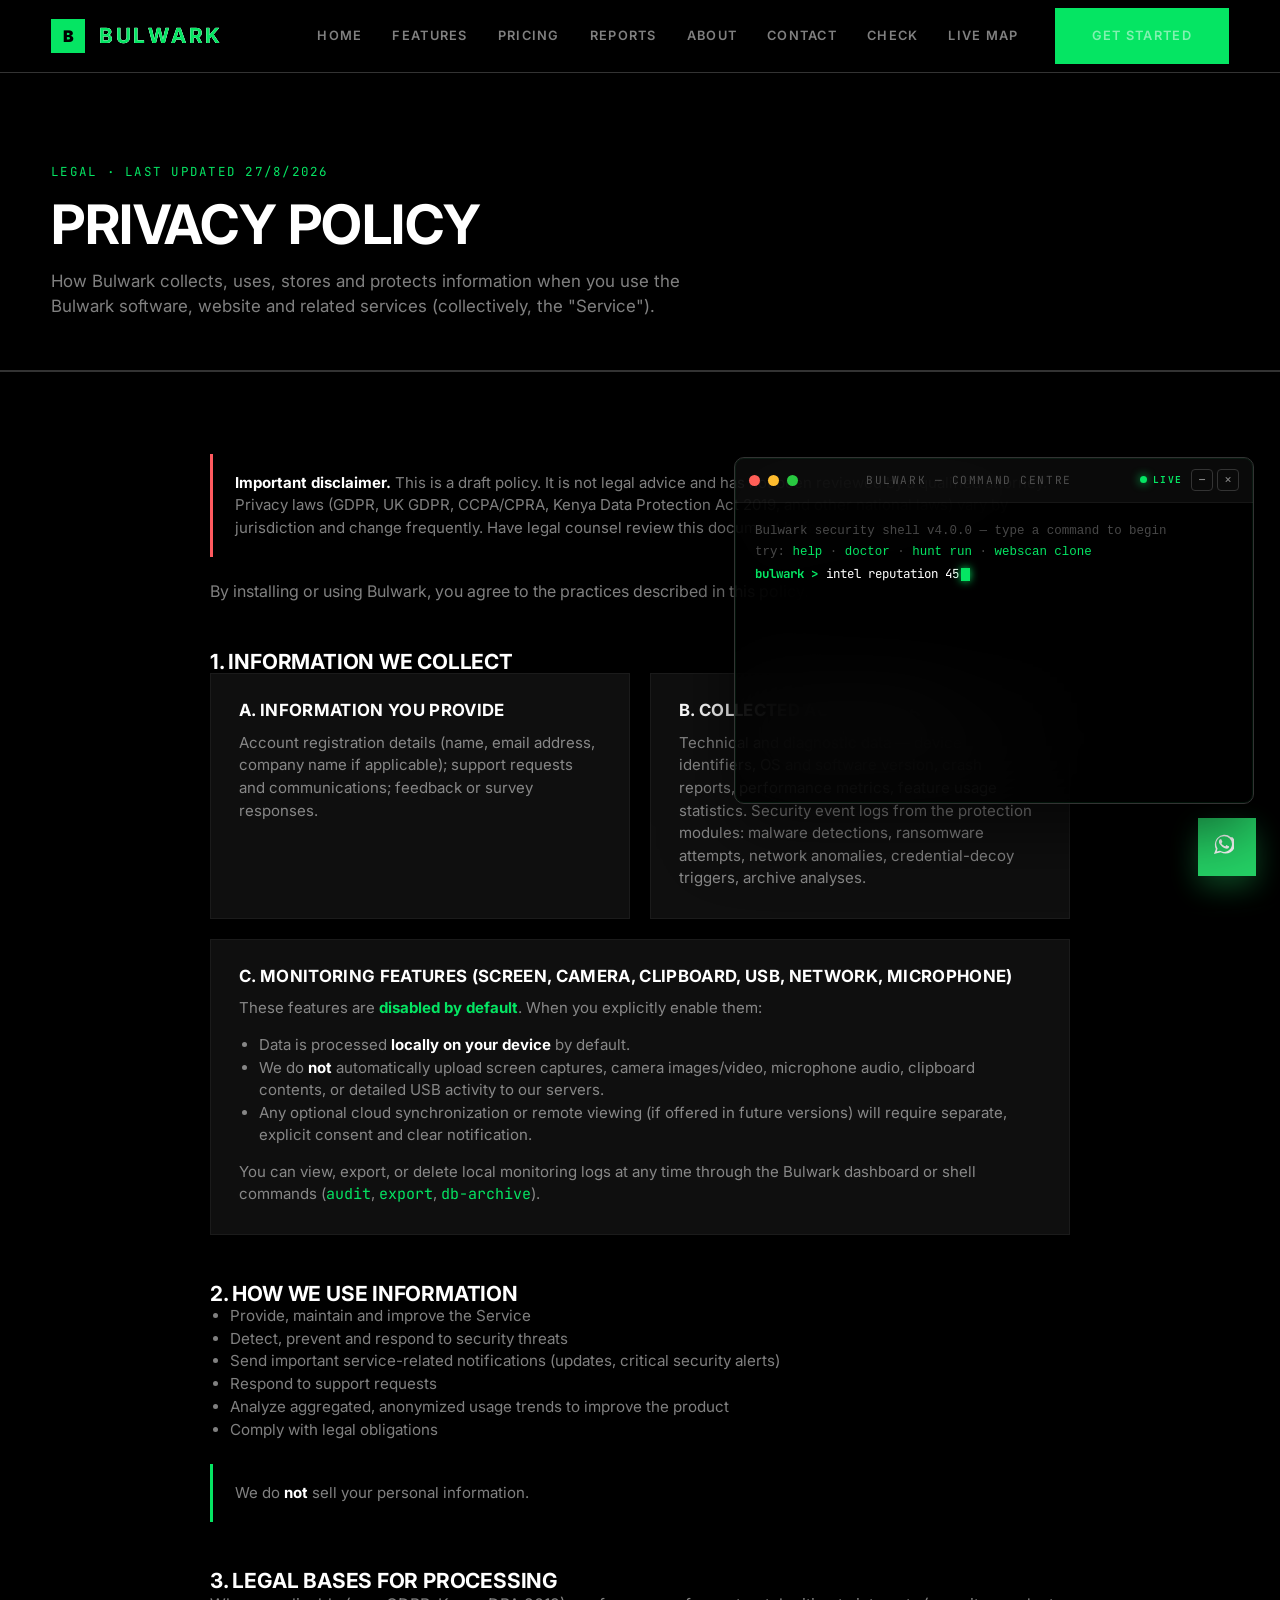
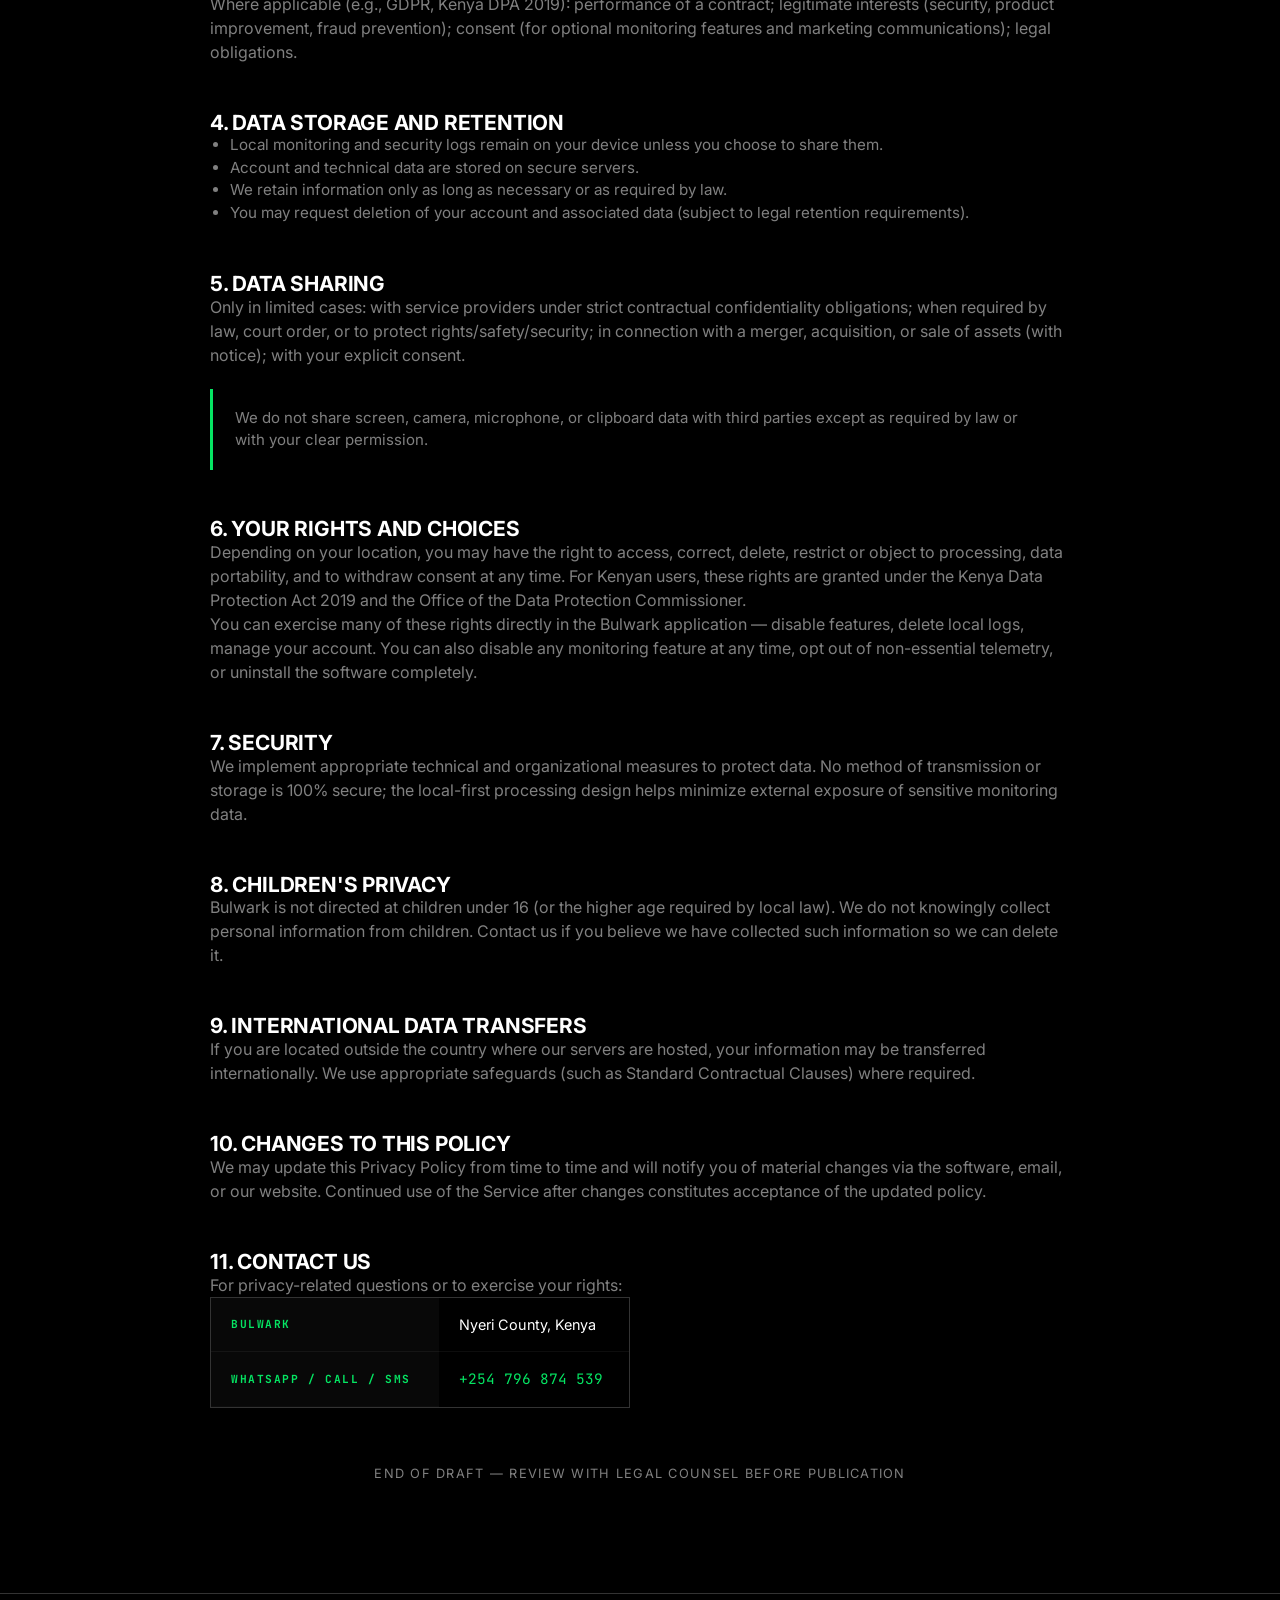
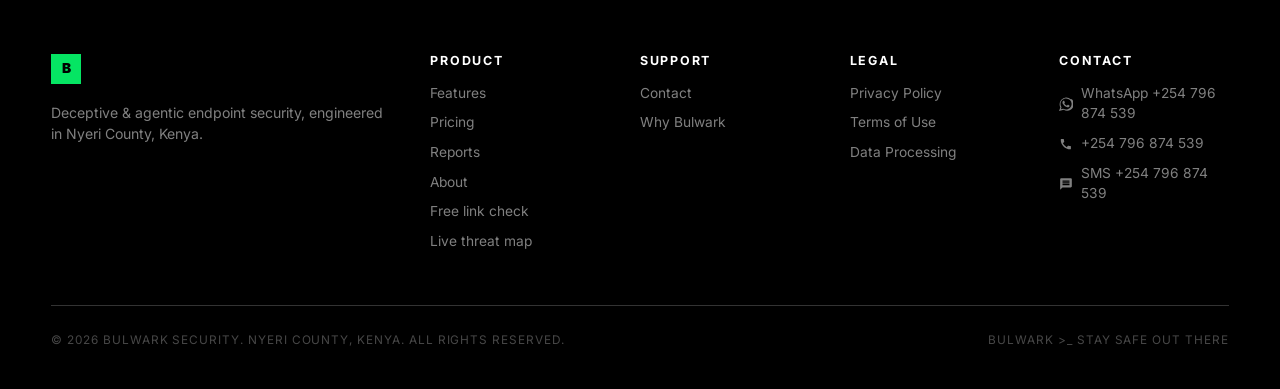
<file: privacy.html>
﻿<!DOCTYPE html>
<html lang="en">
<head>
<meta charset="UTF-8">
<meta name="viewport" content="width=device-width, initial-scale=1.0">
<title>Privacy Policy — Bulwark Endpoint Security</title>
<meta name="referrer" content="strict-origin-when-cross-origin">
<meta name="description" content="Bulwark Privacy Policy — how the endpoint security platform collects, uses, stores and protects your information. Local-first monitoring, no data selling.">
<meta property="og:type" content="website">
<meta property="og:site_name" content="Bulwark">
<meta property="og:title" content="Privacy Policy — Bulwark Endpoint Security">
<meta property="og:description" content="Bulwark Privacy Policy — how the endpoint security platform collects, uses, stores and protects your information. Local-first monitoring, no data selling.">
<meta property="og:url" content="https://example.com/privacy">
<meta property="og:image" content="https://example.com/assets/img/og-cover.png">
<meta property="og:image:width" content="1200">
<meta property="og:image:height" content="630">
<meta property="og:locale" content="en_KE">
<meta name="twitter:card" content="summary_large_image">
<meta name="twitter:title" content="Privacy Policy — Bulwark Endpoint Security">
<meta name="twitter:description" content="Bulwark Privacy Policy — how the endpoint security platform collects, uses, stores and protects your information. Local-first monitoring, no data selling.">
<meta name="twitter:image" content="https://example.com/assets/img/og-cover.png">
<link rel="preconnect" href="https://fonts.googleapis.com">
<link rel="preconnect" href="https://fonts.gstatic.com" crossorigin>
<link href="https://fonts.googleapis.com/css2?family=Inter:wght@400;600;700;800&family=JetBrains+Mono:wght@400;700;800&display=swap" rel="stylesheet">
<link rel="stylesheet" href="assets/css/styles.css">
<link rel="icon" type="image/svg+xml" href="assets/img/favicon.svg">
<link rel="apple-touch-icon" sizes="180x180" href="assets/img/apple-touch-icon.png">
<link rel="manifest" href="assets/img/site.webmanifest">
<script type="application/ld+json">
{
  "@context": "https://schema.org",
  "@type": "Organization",
  "name": "Bulwark Security",
  "description": "Deceptive and agentic endpoint security platform built in Kenya.",
  "url": "https://example.com/",
  "logo": "https://example.com/assets/img/logo-512.png",
  "image": "https://example.com/assets/img/og-cover.png",
  "telephone": "+254796874539",
  "email": "hello@example.com",
  "address": {
    "@type": "PostalAddress",
    "addressLocality": "Nyeri",
    "addressCountry": "KE"
  },
  "sameAs": [
    "https://wa.me/254796874539"
  ],
  "contactPoint": {
    "@type": "ContactPoint",
    "telephone": "+254796874539",
    "contactType": "sales",
    "availableLanguage": ["English", "Swahili"]
  }
}
</script>
<link rel="preconnect" href="https://example.com">
<link rel="dns-prefetch" href="https://example.com">
<link rel="canonical" href="https://example.com/privacy">
</head>
<body>

<nav class="nav">
  <div class="container nav-inner">
    <a class="brand" href="index.html"><span class="logo" style="width:34px;height:34px;background:var(--neon);color:#000;display:grid;place-items:center;font-weight:950;font-family:var(--font-wide)">B</span><span class="word" data-text="BULWARK"></span><span class="brand-tag" style="display:none"></span></a>
    <button class="nav-toggle" id="navToggle" aria-label="Menu">☰</button>
    <div class="nav-links" id="navLinks">
      <a href="index.html">Home</a>
      <a href="features.html">Features</a>
      <a href="pricing.html">Pricing</a>
      <a href="reports.html">Reports</a>
      <a href="about.html">About</a>
      <a href="contact.html">Contact</a>
      <a href="check.html">Check</a>
      <a href="map.html">Live map</a>
      <a class="btn btn-neon nav-cta" href="contact.html">Get started</a>
    </div>
  </div>
</nav>

<header class="page-hero">
  <div class="container">
    <span class="kicker">Legal · last updated 27/8/2026</span>
    <h1>Privacy Policy</h1>
    <p>How Bulwark collects, uses, stores and protects information when you use the Bulwark software, website and related services (collectively, the "Service").</p>
  </div>
</header>

<section class="section" style="padding-top:60px">
  <div class="container" style="max-width:860px">

    <div class="callout red">
      <p><b style="color:var(--txt)">Important disclaimer.</b> This is a draft policy. It is not legal advice and has not been reviewed by a qualified attorney. Privacy laws (GDPR, UK GDPR, CCPA/CPRA, Kenya Data Protection Act 2019, and other national laws) vary by jurisdiction and change frequently. Have legal counsel review this document before relying on it.</p>
    </div>

    <p class="dim">By installing or using Bulwark, you agree to the practices described in this policy.</p>

    <h2 style="font-size:1.3rem; margin-top:48px">1. Information we collect</h2>
    <div class="grid grid-2">
      <div class="card"><h3>A. Information you provide</h3><p>Account registration details (name, email address, company name if applicable); support requests and communications; feedback or survey responses.</p></div>
      <div class="card"><h3>B. Collected automatically</h3><p>Technical and diagnostic data — device identifiers, OS and software version, crash reports, performance metrics, feature usage statistics. Security event logs from the protection modules: malware detections, ransomware attempts, network anomalies, credential-decoy triggers, archive analyses.</p></div>
    </div>

    <div class="card" style="margin-top:20px">
      <h3>C. Monitoring features (screen, camera, clipboard, USB, network, microphone)</h3>
      <p>These features are <b style="color:var(--neon)">disabled by default</b>. When you explicitly enable them:</p>
      <ul style="margin:14px 0 0 20px; color:var(--txt-dim); font-size:.94rem">
        <li>Data is processed <b style="color:var(--txt)">locally on your device</b> by default.</li>
        <li>We do <b style="color:var(--txt)">not</b> automatically upload screen captures, camera images/video, microphone audio, clipboard contents, or detailed USB activity to our servers.</li>
        <li>Any optional cloud synchronization or remote viewing (if offered in future versions) will require separate, explicit consent and clear notification.</li>
      </ul>
      <p style="margin-top:14px">You can view, export, or delete local monitoring logs at any time through the Bulwark dashboard or shell commands (<span class="mono neon">audit</span>, <span class="mono neon">export</span>, <span class="mono neon">db-archive</span>).</p>
    </div>

    <h2 style="font-size:1.3rem; margin-top:48px">2. How we use information</h2>
    <ul style="margin-left:20px; color:var(--txt-dim); font-size:.95rem">
      <li>Provide, maintain and improve the Service</li>
      <li>Detect, prevent and respond to security threats</li>
      <li>Send important service-related notifications (updates, critical security alerts)</li>
      <li>Respond to support requests</li>
      <li>Analyze aggregated, anonymized usage trends to improve the product</li>
      <li>Comply with legal obligations</li>
    </ul>
    <div class="callout"><p>We do <b style="color:var(--txt)">not</b> sell your personal information.</p></div>

    <h2 style="font-size:1.3rem; margin-top:48px">3. Legal bases for processing</h2>
    <p class="dim">Where applicable (e.g., GDPR, Kenya DPA 2019): performance of a contract; legitimate interests (security, product improvement, fraud prevention); consent (for optional monitoring features and marketing communications); legal obligations.</p>

    <h2 style="font-size:1.3rem; margin-top:48px">4. Data storage and retention</h2>
    <ul style="margin-left:20px; color:var(--txt-dim); font-size:.95rem">
      <li>Local monitoring and security logs remain on your device unless you choose to share them.</li>
      <li>Account and technical data are stored on secure servers.</li>
      <li>We retain information only as long as necessary or as required by law.</li>
      <li>You may request deletion of your account and associated data (subject to legal retention requirements).</li>
    </ul>

    <h2 style="font-size:1.3rem; margin-top:48px">5. Data sharing</h2>
    <p class="dim">Only in limited cases: with service providers under strict contractual confidentiality obligations; when required by law, court order, or to protect rights/safety/security; in connection with a merger, acquisition, or sale of assets (with notice); with your explicit consent.</p>
    <div class="callout"><p>We do not share screen, camera, microphone, or clipboard data with third parties except as required by law or with your clear permission.</p></div>

    <h2 style="font-size:1.3rem; margin-top:48px">6. Your rights and choices</h2>
    <p class="dim">Depending on your location, you may have the right to access, correct, delete, restrict or object to processing, data portability, and to withdraw consent at any time. For Kenyan users, these rights are granted under the Kenya Data Protection Act 2019 and the Office of the Data Protection Commissioner.</p>
    <p class="dim">You can exercise many of these rights directly in the Bulwark application — disable features, delete local logs, manage your account. You can also disable any monitoring feature at any time, opt out of non-essential telemetry, or uninstall the software completely.</p>

    <h2 style="font-size:1.3rem; margin-top:48px">7. Security</h2>
    <p class="dim">We implement appropriate technical and organizational measures to protect data. No method of transmission or storage is 100% secure; the local-first processing design helps minimize external exposure of sensitive monitoring data.</p>

    <h2 style="font-size:1.3rem; margin-top:48px">8. Children's privacy</h2>
    <p class="dim">Bulwark is not directed at children under 16 (or the higher age required by local law). We do not knowingly collect personal information from children. Contact us if you believe we have collected such information so we can delete it.</p>

    <h2 style="font-size:1.3rem; margin-top:48px">9. International data transfers</h2>
    <p class="dim">If you are located outside the country where our servers are hosted, your information may be transferred internationally. We use appropriate safeguards (such as Standard Contractual Clauses) where required.</p>

    <h2 style="font-size:1.3rem; margin-top:48px">10. Changes to this policy</h2>
    <p class="dim">We may update this Privacy Policy from time to time and will notify you of material changes via the software, email, or our website. Continued use of the Service after changes constitutes acceptance of the updated policy.</p>

    <h2 style="font-size:1.3rem; margin-top:48px">11. Contact us</h2>
    <p class="dim">For privacy-related questions or to exercise your rights:</p>
    <div class="table-wrap" style="max-width:420px">
      <table style="min-width:0">
        <tr><th class="mono">Bulwark</th><td>Nyeri County, Kenya</td></tr>
        <tr><th class="mono">WhatsApp / call / SMS</th><td class="mono neon">+254 796 874 539</td></tr>
      </table>
    </div>

    <p class="dim" style="margin-top:56px; text-align:center; font-size:.8rem; letter-spacing:.1em; text-transform:uppercase">End of draft — review with legal counsel before publication</p>
  </div>
</section>

<footer class="footer">
  <div class="container">
    <div class="footer-grid">
      <div><a class="brand" href="index.html"><span class="logo" style="width:30px;height:30px;background:var(--neon);color:#000;display:grid;place-items:center;font-weight:950;font-family:var(--font-wide)">B</span><span class="word" data-text="BULWARK"></span></a><p style="margin-top:14px">Deceptive &amp; agentic endpoint security, engineered in Nyeri County, Kenya.</p></div>
      <div><h4>Product</h4><a href="features.html">Features</a><a href="pricing.html">Pricing</a><a href="reports.html">Reports</a><a href="about.html">About</a><a href="check.html">Free link check</a><a href="map.html">Live threat map</a></div>
      <div><h4>Support</h4><a href="contact.html">Contact</a><a href="about.html">Why Bulwark</a></div>
      <div><h4>Legal</h4><a href="privacy.html">Privacy Policy</a><a href="terms.html">Terms of Use</a><a href="dpa.html">Data Processing</a></div>
      <div><h4>Contact</h4><a href="https://wa.me/254796874539" target="_blank"><span class="g" data-icon="whatsapp"></span> WhatsApp +254 796 874 539</a><a href="tel:+254796874539"><span class="g" data-icon="phone"></span> +254 796 874 539</a><a href="sms:+254796874539"><span class="g" data-icon="message"></span> SMS +254 796 874 539</a></div>
    </div>
    <div class="footer-bottom"><span>© 2026 Bulwark Security. Nyeri County, Kenya. All rights reserved.</span><span class="payment">bulwark &gt;_ stay safe out there</span></div>
  </div>
</footer>

<a class="float-wa" href="https://wa.me/254796874539" target="_blank" aria-label="Chat on WhatsApp"><span class="g" data-icon="whatsapp" style="width:26px;height:26px"></span></a>
    <!-- ANIMATED LIVE TERMINAL -->
    <div class="term" id="term" aria-label="Live Bulwark shell demo">
      <div class="term-bar">
        <span class="term-dot red"></span><span class="term-dot amber"></span><span class="term-dot green"></span>
        <span class="term-title">bulwark — command centre</span>
        <span class="term-live"><span class="live-dot"></span> LIVE</span>
        <span class="term-actions">
          <button class="term-act" id="termMin" title="Minimise" aria-label="Minimise terminal">&ndash;</button>
          <button class="term-act" id="termClose" title="Close" aria-label="Close terminal">&times;</button>
        </span>
      </div>
      <div class="term-body" id="termBody">
        <pre class="term-out" id="termOut"></pre>
        <div class="term-line">
          <span class="term-prompt">bulwark&nbsp;&gt;</span>
          <span class="term-input" id="termInput"></span>
          <span class="term-cursor"></span>
        </div>
      </div>
    </div>
    <button class="term-tab" id="termTab" aria-label="Reopen live terminal"><span class="live-dot dark"></span> Live shell</button>
<script defer src="assets/js/main.js" data-cfasync="false"></script>
<script defer data-domain="example.com" src="https://plausible.io/js/script.js"></script>
</body>
</html>
</file>
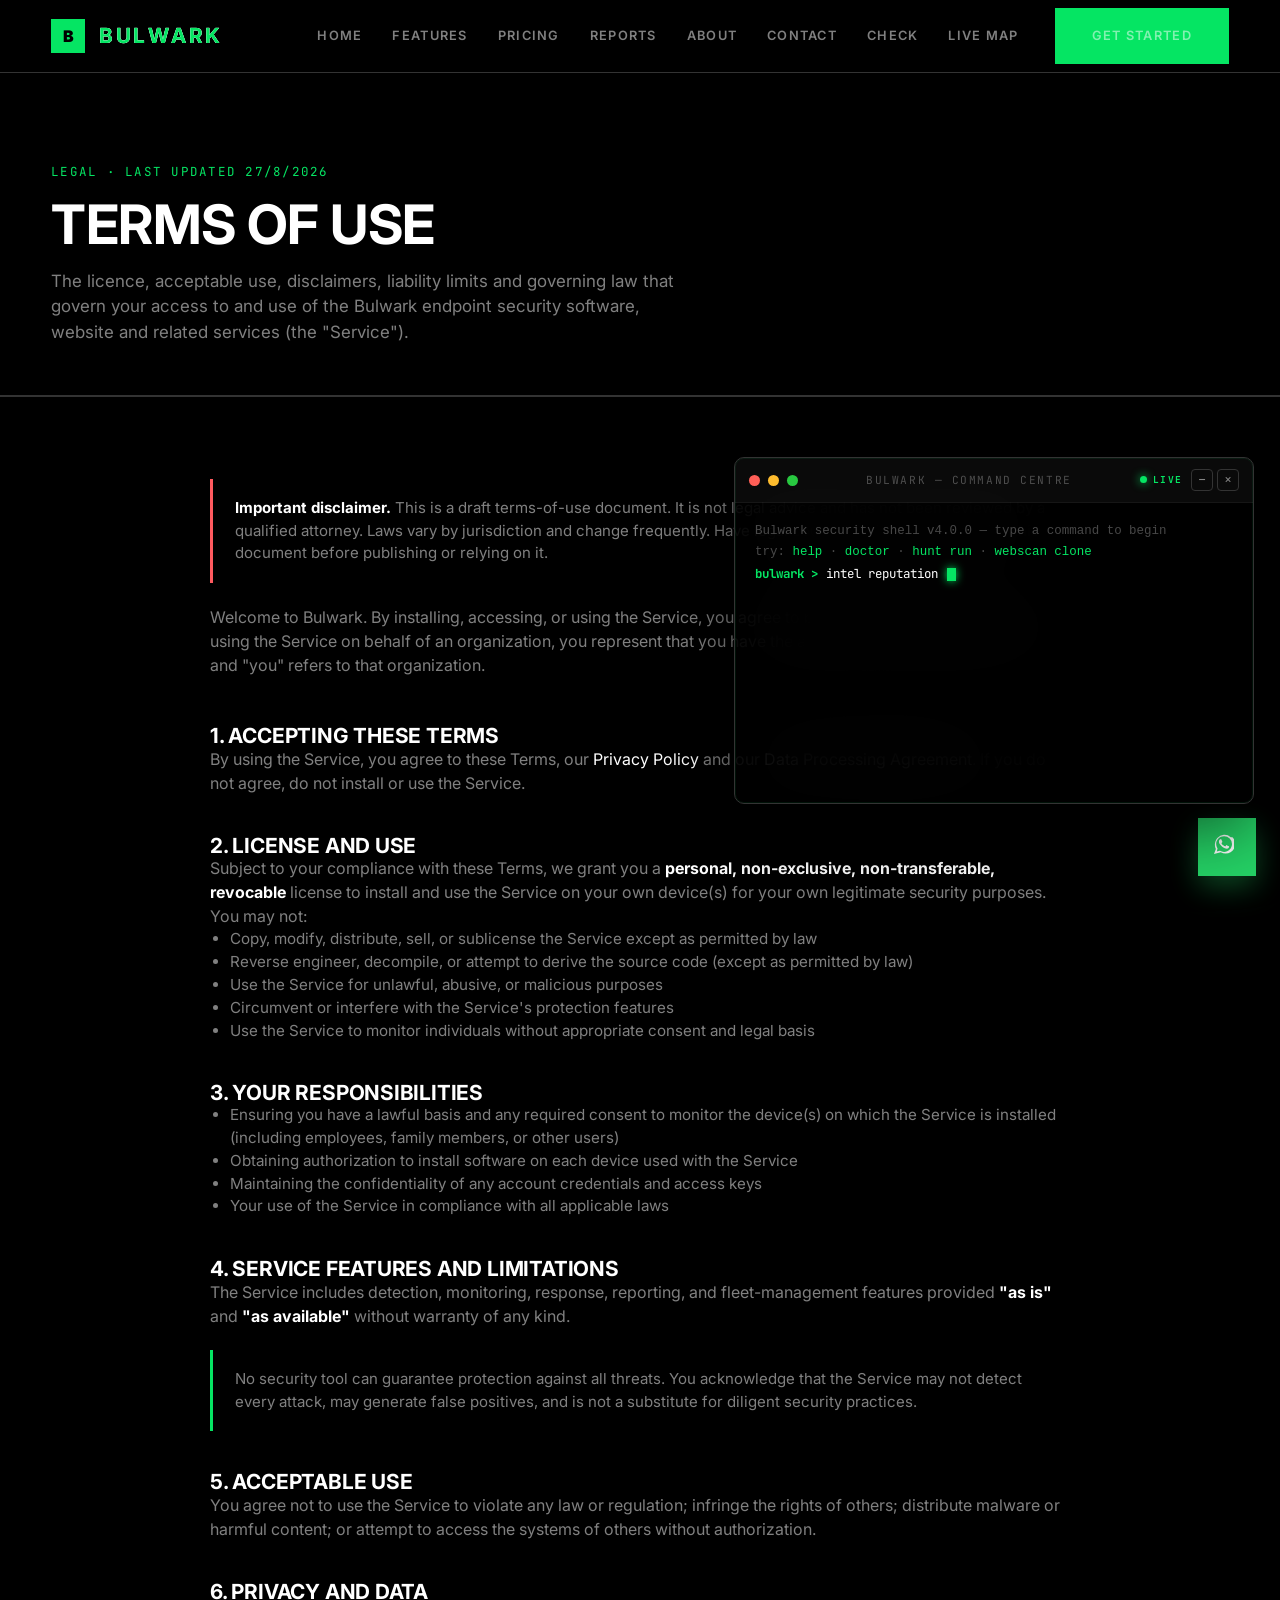
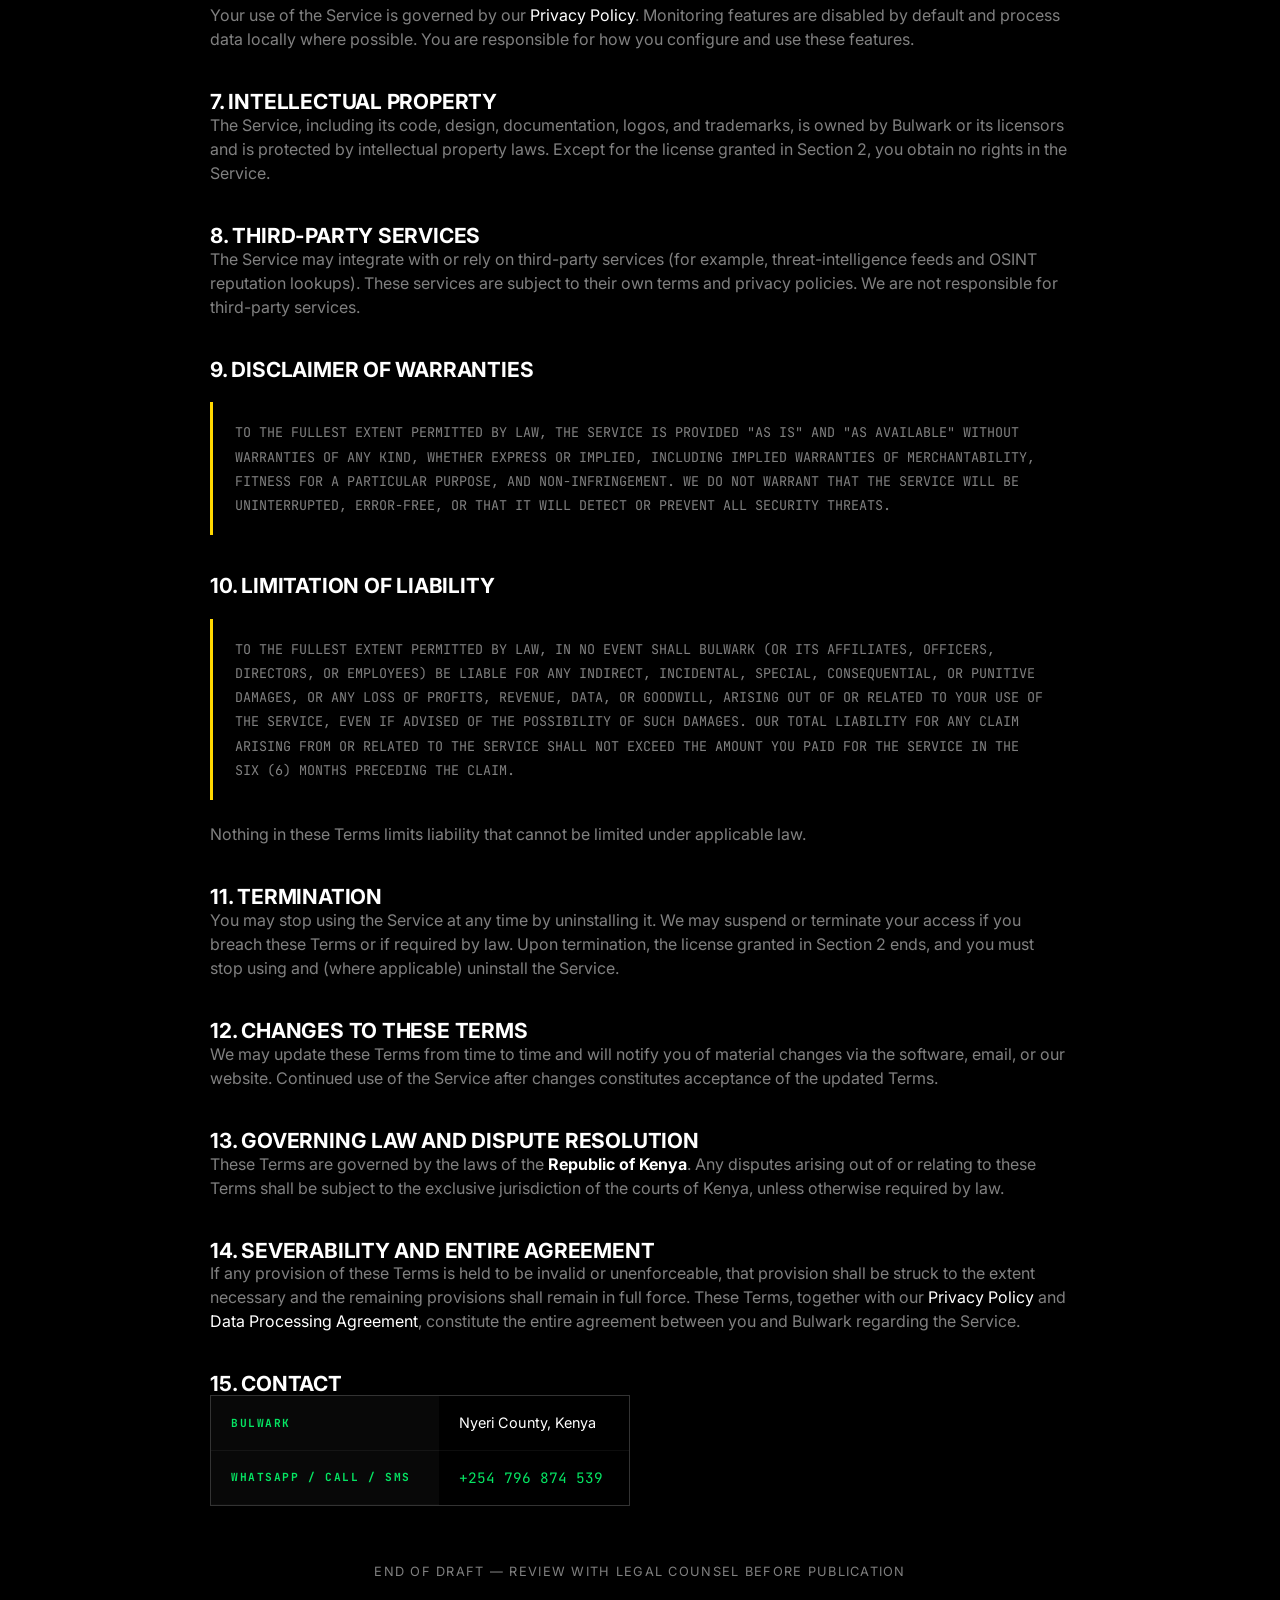
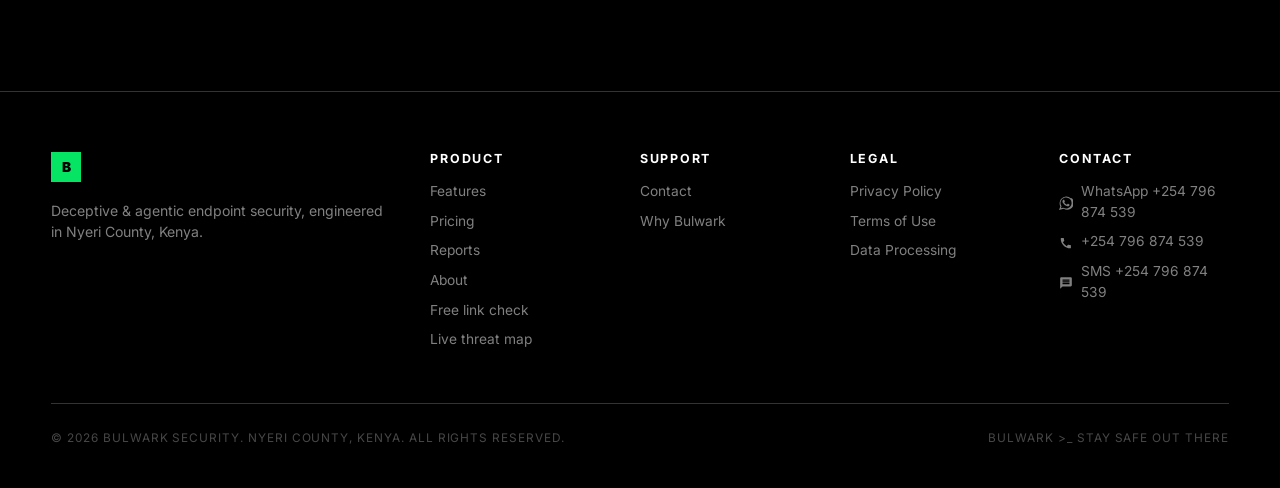
<file: terms.html>
﻿<!DOCTYPE html>
<html lang="en">
<head>
<meta charset="UTF-8">
<meta name="viewport" content="width=device-width, initial-scale=1.0">
<title>Terms of Use — Bulwark Endpoint Security</title>
<meta name="referrer" content="strict-origin-when-cross-origin">
<meta name="description" content="Bulwark Terms of Use — the licence, acceptable use, disclaimers, liability limits and governing law that apply to the Bulwark endpoint security service.">
<meta property="og:type" content="website">
<meta property="og:site_name" content="Bulwark">
<meta property="og:title" content="Terms of Use — Bulwark Endpoint Security">
<meta property="og:description" content="Bulwark Terms of Use — the licence, acceptable use, disclaimers, liability limits and governing law that apply to the Bulwark endpoint security service.">
<meta property="og:url" content="https://example.com/terms">
<meta property="og:image" content="https://example.com/assets/img/og-cover.png">
<meta property="og:image:width" content="1200">
<meta property="og:image:height" content="630">
<meta property="og:locale" content="en_KE">
<meta name="twitter:card" content="summary_large_image">
<meta name="twitter:title" content="Terms of Use — Bulwark Endpoint Security">
<meta name="twitter:description" content="Bulwark Terms of Use — the licence, acceptable use, disclaimers, liability limits and governing law that apply to the Bulwark endpoint security service.">
<meta name="twitter:image" content="https://example.com/assets/img/og-cover.png">
<link rel="preconnect" href="https://fonts.googleapis.com">
<link rel="preconnect" href="https://fonts.gstatic.com" crossorigin>
<link href="https://fonts.googleapis.com/css2?family=Inter:wght@400;600;700;800&family=JetBrains+Mono:wght@400;700;800&display=swap" rel="stylesheet">
<link rel="stylesheet" href="assets/css/styles.css">
<link rel="icon" type="image/svg+xml" href="assets/img/favicon.svg">
<link rel="apple-touch-icon" sizes="180x180" href="assets/img/apple-touch-icon.png">
<link rel="manifest" href="assets/img/site.webmanifest">
<script type="application/ld+json">
{
  "@context": "https://schema.org",
  "@type": "Organization",
  "name": "Bulwark Security",
  "description": "Deceptive and agentic endpoint security platform built in Kenya.",
  "url": "https://example.com/",
  "logo": "https://example.com/assets/img/logo-512.png",
  "image": "https://example.com/assets/img/og-cover.png",
  "telephone": "+254796874539",
  "email": "hello@example.com",
  "address": {
    "@type": "PostalAddress",
    "addressLocality": "Nyeri",
    "addressCountry": "KE"
  },
  "sameAs": [
    "https://wa.me/254796874539"
  ],
  "contactPoint": {
    "@type": "ContactPoint",
    "telephone": "+254796874539",
    "contactType": "sales",
    "availableLanguage": ["English", "Swahili"]
  }
}
</script>
<link rel="preconnect" href="https://example.com">
<link rel="dns-prefetch" href="https://example.com">
<link rel="canonical" href="https://example.com/terms">
</head>
<body>

<nav class="nav">
  <div class="container nav-inner">
    <a class="brand" href="index.html"><span class="logo" style="width:34px;height:34px;background:var(--neon);color:#000;display:grid;place-items:center;font-weight:950;font-family:var(--font-wide)">B</span><span class="word" data-text="BULWARK"></span><span class="brand-tag" style="display:none"></span></a>
    <button class="nav-toggle" id="navToggle" aria-label="Menu">☰</button>
    <div class="nav-links" id="navLinks">
      <a href="index.html">Home</a>
      <a href="features.html">Features</a>
      <a href="pricing.html">Pricing</a>
      <a href="reports.html">Reports</a>
      <a href="about.html">About</a>
      <a href="contact.html">Contact</a>
      <a href="check.html">Check</a>
      <a href="map.html">Live map</a>
      <a class="btn btn-neon nav-cta" href="contact.html">Get started</a>
    </div>
  </div>
</nav>

<header class="page-hero">
  <div class="container">
    <span class="kicker">Legal · last updated 27/8/2026</span>
    <h1>Terms of Use</h1>
    <p>The licence, acceptable use, disclaimers, liability limits and governing law that govern your access to and use of the Bulwark endpoint security software, website and related services (the "Service").</p>
  </div>
</header>

<section class="section" style="padding-top:60px">
  <div class="container" style="max-width:860px">

    <div class="callout red">
      <p><b style="color:var(--txt)">Important disclaimer.</b> This is a draft terms-of-use document. It is not legal advice and has not been reviewed by a qualified attorney. Laws vary by jurisdiction and change frequently. Have legal counsel review and customize this document before publishing or relying on it.</p>
    </div>

    <p class="dim">Welcome to Bulwark. By installing, accessing, or using the Service, you agree to be bound by these Terms. If you are using the Service on behalf of an organization, you represent that you have the authority to bind that organization, and "you" refers to that organization.</p>

    <h2 style="font-size:1.3rem; margin-top:48px">1. Accepting these terms</h2>
    <p class="dim">By using the Service, you agree to these Terms, our <a href="privacy.html">Privacy Policy</a> and our <a href="dpa.html">Data Processing Agreement</a>. If you do not agree, do not install or use the Service.</p>

    <h2 style="font-size:1.3rem; margin-top:40px">2. License and use</h2>
    <p class="dim">Subject to your compliance with these Terms, we grant you a <b style="color:var(--txt)">personal, non-exclusive, non-transferable, revocable</b> license to install and use the Service on your own device(s) for your own legitimate security purposes. You may not:</p>
    <ul style="margin-left:20px; color:var(--txt-dim); font-size:.95rem">
      <li>Copy, modify, distribute, sell, or sublicense the Service except as permitted by law</li>
      <li>Reverse engineer, decompile, or attempt to derive the source code (except as permitted by law)</li>
      <li>Use the Service for unlawful, abusive, or malicious purposes</li>
      <li>Circumvent or interfere with the Service's protection features</li>
      <li>Use the Service to monitor individuals without appropriate consent and legal basis</li>
    </ul>

    <h2 style="font-size:1.3rem; margin-top:40px">3. Your responsibilities</h2>
    <ul style="margin-left:20px; color:var(--txt-dim); font-size:.95rem">
      <li>Ensuring you have a lawful basis and any required consent to monitor the device(s) on which the Service is installed (including employees, family members, or other users)</li>
      <li>Obtaining authorization to install software on each device used with the Service</li>
      <li>Maintaining the confidentiality of any account credentials and access keys</li>
      <li>Your use of the Service in compliance with all applicable laws</li>
    </ul>

    <h2 style="font-size:1.3rem; margin-top:40px">4. Service features and limitations</h2>
    <p class="dim">The Service includes detection, monitoring, response, reporting, and fleet-management features provided <b style="color:var(--txt)">"as is"</b> and <b style="color:var(--txt)">"as available"</b> without warranty of any kind.</p>
    <div class="callout"><p>No security tool can guarantee protection against all threats. You acknowledge that the Service may not detect every attack, may generate false positives, and is not a substitute for diligent security practices.</p></div>

    <h2 style="font-size:1.3rem; margin-top:40px">5. Acceptable use</h2>
    <p class="dim">You agree not to use the Service to violate any law or regulation; infringe the rights of others; distribute malware or harmful content; or attempt to access the systems of others without authorization.</p>

    <h2 style="font-size:1.3rem; margin-top:40px">6. Privacy and data</h2>
    <p class="dim">Your use of the Service is governed by our <a href="privacy.html">Privacy Policy</a>. Monitoring features are disabled by default and process data locally where possible. You are responsible for how you configure and use these features.</p>

    <h2 style="font-size:1.3rem; margin-top:40px">7. Intellectual property</h2>
    <p class="dim">The Service, including its code, design, documentation, logos, and trademarks, is owned by Bulwark or its licensors and is protected by intellectual property laws. Except for the license granted in Section 2, you obtain no rights in the Service.</p>

    <h2 style="font-size:1.3rem; margin-top:40px">8. Third-party services</h2>
    <p class="dim">The Service may integrate with or rely on third-party services (for example, threat-intelligence feeds and OSINT reputation lookups). These services are subject to their own terms and privacy policies. We are not responsible for third-party services.</p>

    <h2 style="font-size:1.3rem; margin-top:40px">9. Disclaimer of warranties</h2>
    <div class="callout gold">
      <p class="mono" style="font-size:.84rem; line-height:1.8">TO THE FULLEST EXTENT PERMITTED BY LAW, THE SERVICE IS PROVIDED "AS IS" AND "AS AVAILABLE" WITHOUT WARRANTIES OF ANY KIND, WHETHER EXPRESS OR IMPLIED, INCLUDING IMPLIED WARRANTIES OF MERCHANTABILITY, FITNESS FOR A PARTICULAR PURPOSE, AND NON-INFRINGEMENT. WE DO NOT WARRANT THAT THE SERVICE WILL BE UNINTERRUPTED, ERROR-FREE, OR THAT IT WILL DETECT OR PREVENT ALL SECURITY THREATS.</p>
    </div>

    <h2 style="font-size:1.3rem; margin-top:40px">10. Limitation of liability</h2>
    <div class="callout gold">
      <p class="mono" style="font-size:.84rem; line-height:1.8">TO THE FULLEST EXTENT PERMITTED BY LAW, IN NO EVENT SHALL BULWARK (OR ITS AFFILIATES, OFFICERS, DIRECTORS, OR EMPLOYEES) BE LIABLE FOR ANY INDIRECT, INCIDENTAL, SPECIAL, CONSEQUENTIAL, OR PUNITIVE DAMAGES, OR ANY LOSS OF PROFITS, REVENUE, DATA, OR GOODWILL, ARISING OUT OF OR RELATED TO YOUR USE OF THE SERVICE, EVEN IF ADVISED OF THE POSSIBILITY OF SUCH DAMAGES. OUR TOTAL LIABILITY FOR ANY CLAIM ARISING FROM OR RELATED TO THE SERVICE SHALL NOT EXCEED THE AMOUNT YOU PAID FOR THE SERVICE IN THE SIX (6) MONTHS PRECEDING THE CLAIM.</p>
    </div>
    <p class="dim">Nothing in these Terms limits liability that cannot be limited under applicable law.</p>

    <h2 style="font-size:1.3rem; margin-top:40px">11. Termination</h2>
    <p class="dim">You may stop using the Service at any time by uninstalling it. We may suspend or terminate your access if you breach these Terms or if required by law. Upon termination, the license granted in Section 2 ends, and you must stop using and (where applicable) uninstall the Service.</p>

    <h2 style="font-size:1.3rem; margin-top:40px">12. Changes to these terms</h2>
    <p class="dim">We may update these Terms from time to time and will notify you of material changes via the software, email, or our website. Continued use of the Service after changes constitutes acceptance of the updated Terms.</p>

    <h2 style="font-size:1.3rem; margin-top:40px">13. Governing law and dispute resolution</h2>
    <p class="dim">These Terms are governed by the laws of the <b style="color:var(--txt)">Republic of Kenya</b>. Any disputes arising out of or relating to these Terms shall be subject to the exclusive jurisdiction of the courts of Kenya, unless otherwise required by law.</p>

    <h2 style="font-size:1.3rem; margin-top:40px">14. Severability and entire agreement</h2>
    <p class="dim">If any provision of these Terms is held to be invalid or unenforceable, that provision shall be struck to the extent necessary and the remaining provisions shall remain in full force. These Terms, together with our <a href="privacy.html">Privacy Policy</a> and <a href="dpa.html">Data Processing Agreement</a>, constitute the entire agreement between you and Bulwark regarding the Service.</p>

    <h2 style="font-size:1.3rem; margin-top:40px">15. Contact</h2>
    <div class="table-wrap" style="max-width:420px">
      <table style="min-width:0">
        <tr><th class="mono">Bulwark</th><td>Nyeri County, Kenya</td></tr>
        <tr><th class="mono">WhatsApp / call / SMS</th><td class="mono neon">+254 796 874 539</td></tr>
      </table>
    </div>

    <p class="dim" style="margin-top:56px; text-align:center; font-size:.8rem; letter-spacing:.1em; text-transform:uppercase">End of draft — review with legal counsel before publication</p>
  </div>
</section>

<footer class="footer">
  <div class="container">
    <div class="footer-grid">
      <div><a class="brand" href="index.html"><span class="logo" style="width:30px;height:30px;background:var(--neon);color:#000;display:grid;place-items:center;font-weight:950;font-family:var(--font-wide)">B</span><span class="word" data-text="BULWARK"></span></a><p style="margin-top:14px">Deceptive &amp; agentic endpoint security, engineered in Nyeri County, Kenya.</p></div>
      <div><h4>Product</h4><a href="features.html">Features</a><a href="pricing.html">Pricing</a><a href="reports.html">Reports</a><a href="about.html">About</a><a href="check.html">Free link check</a><a href="map.html">Live threat map</a></div>
      <div><h4>Support</h4><a href="contact.html">Contact</a><a href="about.html">Why Bulwark</a></div>
      <div><h4>Legal</h4><a href="privacy.html">Privacy Policy</a><a href="terms.html">Terms of Use</a><a href="dpa.html">Data Processing</a></div>
      <div><h4>Contact</h4><a href="https://wa.me/254796874539" target="_blank"><span class="g" data-icon="whatsapp"></span> WhatsApp +254 796 874 539</a><a href="tel:+254796874539"><span class="g" data-icon="phone"></span> +254 796 874 539</a><a href="sms:+254796874539"><span class="g" data-icon="message"></span> SMS +254 796 874 539</a></div>
    </div>
    <div class="footer-bottom"><span>© 2026 Bulwark Security. Nyeri County, Kenya. All rights reserved.</span><span class="payment">bulwark &gt;_ stay safe out there</span></div>
  </div>
</footer>

<a class="float-wa" href="https://wa.me/254796874539" target="_blank" aria-label="Chat on WhatsApp"><span class="g" data-icon="whatsapp" style="width:26px;height:26px"></span></a>
    <!-- ANIMATED LIVE TERMINAL -->
    <div class="term" id="term" aria-label="Live Bulwark shell demo">
      <div class="term-bar">
        <span class="term-dot red"></span><span class="term-dot amber"></span><span class="term-dot green"></span>
        <span class="term-title">bulwark — command centre</span>
        <span class="term-live"><span class="live-dot"></span> LIVE</span>
        <span class="term-actions">
          <button class="term-act" id="termMin" title="Minimise" aria-label="Minimise terminal">&ndash;</button>
          <button class="term-act" id="termClose" title="Close" aria-label="Close terminal">&times;</button>
        </span>
      </div>
      <div class="term-body" id="termBody">
        <pre class="term-out" id="termOut"></pre>
        <div class="term-line">
          <span class="term-prompt">bulwark&nbsp;&gt;</span>
          <span class="term-input" id="termInput"></span>
          <span class="term-cursor"></span>
        </div>
      </div>
    </div>
    <button class="term-tab" id="termTab" aria-label="Reopen live terminal"><span class="live-dot dark"></span> Live shell</button>
<script defer src="assets/js/main.js" data-cfasync="false"></script>
<script defer data-domain="example.com" src="https://plausible.io/js/script.js"></script>
</body>
</html>
</file>
<file: assets/css/styles.css>
/* ============================================================
   BULWARK — Cybersecurity, engineered in Kenya
   Design language: black canvas, frosted-glass panels,
   neon-green #05e563 data points, hairline strokes, condensed
   wide display type. Inspired by the UNITED24 /rebuild/map UI.
   ============================================================ */

:root {
  --bg:          #000;
  --panel:       rgba(255,255,255,.1);
  --panel-soft:  rgba(255,255,255,.06);
  --panel-hi:    rgba(255,255,255,.15);
  --stroke:      #333;
  --hairline:    rgba(255,255,255,.05);
  --txt:         #fff;
  --txt-dim:     rgba(255,255,255,.5);
  --txt-faint:   rgba(255,255,255,.28);

  --neon:        #05e563;   /* data / signal green */
  --blue:        #0057b8;   /* brand blue */
  --gold:        #ffd700;   /* selection / accent */
  --red:         #ff5a5f;

  --radius:      6px;
  --blur:        blur(40px);

  --font-display: "NuberNextWide", "Inter", "Segoe UI", system-ui, sans-serif;
  --font-wide:    "NuberNextExtended", "Inter", "Segoe UI", system-ui, sans-serif;
  --font-mono:    "JetBrains Mono", "Cascadia Code", "Consolas", monospace;
  --font-body:    "NuberNext", "Inter", "Segoe UI", system-ui, sans-serif;
}

* { margin: 0; padding: 0; box-sizing: border-box; }

html { scroll-behavior: smooth; }

body {
  background: var(--bg);
  color: var(--txt);
  font-family: var(--font-body);
  line-height: 1.5;
  -webkit-font-smoothing: antialiased;
  overflow-x: hidden;
}

::selection { background: var(--gold); color: #000; }

/* ---------- BULWARK preloader (UNITED24-style letter build) ---------- */
#preloader {
  position: fixed; inset: 0; z-index: 100000;
  background: #000; display: flex; align-items: center; justify-content: center;
  transition: opacity 1s ease; opacity: 1; overflow: hidden;
}
#preloader.done { opacity: 0; pointer-events: none; }
.pl-word { position: relative; font-family: var(--font-wide); font-weight: 950;
  font-size: clamp(2.4rem, 9vw, 6rem); letter-spacing: .08em; color: #1b1b1b; text-transform: uppercase;
  display: flex; user-select: none; justify-content: center; }
.pl-word .pld { display: inline-block; opacity: 0; transform: translateY(-40px); color: var(--txt); transition: opacity .6s ease, transform .6s cubic-bezier(.2,.7,.2,1), text-shadow .6s ease; }
.pl-word .pld.filled { opacity: 1; transform: translateY(0); text-shadow: 0 0 22px var(--neon); }
.pl-glow { margin-top: 22px; text-align: center; font-family: var(--font-mono); font-size: .72rem;
  letter-spacing: .3em; text-transform: uppercase; color: var(--txt-faint); opacity: 0; animation: pl-fade .8s ease .2s forwards; }
@keyframes pl-fade { to { opacity: 1; } }


h1, h2, h3, h4 { font-family: var(--font-display); font-weight: 700; line-height: 1.05; letter-spacing: -.01em; text-transform: uppercase; }
p  { color: var(--txt-dim); }
a  { color: var(--txt); text-decoration: none; }
a:hover { color: var(--neon); }

.container { width: min(1180px, 92vw); margin: 0 auto; }

.mono { font-family: var(--font-mono); }
.neon { color: var(--neon); }
.blue { color: var(--blue); }
.gold { color: var(--gold); }
.red  { color: var(--red); }
.dim  { color: var(--txt-dim); }
.wide { font-family: var(--font-wide); }

/* ---------- letter-by-letter animated logo (like UNITED24) ---------- */
.brand { display: inline-flex; align-items: center; gap: 14px; font-family: var(--font-display); }
.brand .word { position: relative; display: inline-flex; font-weight: 700; font-size: 1.3rem; letter-spacing: .12em; text-transform: uppercase; }
.brand .word span { display: inline-block; white-space: pre; }
.brand .word .mask { position: absolute; inset: 0; display: inline-flex; overflow: hidden; }
.brand .word .mask span { transform: translateY(105%); animation: letter-in .55s cubic-bezier(.6,.02,.3,1) forwards; }
.brand .word .mask.green span { color: var(--neon); transform: translateY(0); opacity: 0; animation: letter-peek .5s ease 1.9s forwards; }
@keyframes letter-in { to { transform: translateY(0); } }
@keyframes letter-peek { to { opacity: 1; } }

/* tagline under the logo */
.brand-tag { display: block; font-family: var(--font-mono); font-size: .6rem; color: var(--txt-faint); letter-spacing: .16em; text-transform: uppercase; margin-top: 3px; }

/* ---------- top nav ---------- */
.nav { position: sticky; top: 0; z-index: 50; background: rgba(0,0,0,.7); backdrop-filter: var(--blur); -webkit-backdrop-filter: var(--blur); border-bottom: 1px solid var(--stroke); }
.nav-inner { display: flex; align-items: center; justify-content: space-between; height: 72px; }
.nav-links { display: flex; gap: 30px; align-items: center; }
.nav-links a { color: var(--txt-dim); font-family: var(--font-display); font-size: .8rem; letter-spacing: .1em; text-transform: uppercase; font-weight: 600; }
.nav-links a:hover, .nav-links a.active { color: var(--txt); }
.nav-links a.active::after { content: ""; display: block; height: 2px; margin-top: 6px; background: var(--neon); }
.nav-cta { margin-left: 6px; }
.nav-toggle { display: none; background: none; border: 0; color: var(--txt); cursor: pointer; }

/* ---------- buttons (sharp, uppercase, like u24) ---------- */
.btn {
  display: inline-flex; align-items: center; gap: 10px;
  padding: 18px 37px; border-radius: 0;
  font-family: var(--font-display); font-weight: 600; font-size: .78rem; letter-spacing: .08em; text-transform: uppercase;
  cursor: pointer; border: 0; transition: all .18s ease; text-align: center; white-space: nowrap;
}
.btn-neon { background: var(--neon); color: #000; }
.btn-neon:hover { background: var(--txt); color: #000; }
.btn-blue { background: var(--blue); color: #fff; }
.btn-blue:hover { filter: brightness(1.15); color: #fff; }
.btn-ghost { background: transparent; color: var(--txt); border: 1px solid var(--stroke); }
.btn-ghost:hover { background: rgba(255,255,255,.12); color: var(--txt); border-color: rgba(255,255,255,.35); }
.btn-lg { padding: 20px 44px; font-size: .84rem; }
.btn-block { width: 100%; justify-content: center; }

/* icon glyphs (inline SVG via injected classes) */
.g { width: 20px; height: 20px; display: inline-block; fill: currentColor; flex-shrink: 0; }
.g-sm { width: 16px; height: 16px; }

/* ---------- hero (full-screen live map) ---------- */
.hero { position: relative; height: calc(100vh - 72px); min-height: 640px; overflow: hidden; background: #000; }
.hero-map { position: absolute; inset: 0; }
#threatMap {
  width: 100%; height: 100%; display: block;
  background:
    radial-gradient(1200px 800px at 20% 20%, rgba(0,87,184,.16), transparent 55%),
    radial-gradient(1000px 700px at 80% 30%, rgba(5,229,99,.10), transparent 55%),
    radial-gradient(800px 600px at 50% 90%, rgba(0,87,184,.10), transparent 55%),
    #000;
}
/* faint dot grid (like map graticule) */
#threatMap::after { content:""; position:absolute; inset:0; background-image: radial-gradient(rgba(255,255,255,.06) 1px, transparent 1px); background-size: 34px 34px; }
.hero-map-grid { position:absolute; inset:0; pointer-events:none; background-image: radial-gradient(rgba(255,255,255,.05) 1px, transparent 1px); background-size: 36px 36px; }

/* network node cluster */
.mapcluster { position:absolute; inset:0; }
.mapnode { position:absolute; width:14px; height:14px; border-radius:50%; transform:translate(-50%,-50%); pointer-events:none; }
.mapnode::before { content:""; position:absolute; inset:-7px; border-radius:50%; border:1px solid var(--neon); animation: ping 2.6s ease-out infinite; }
.mapnode::after { content:""; position:absolute; inset:3px; border-radius:50%; background:currentColor; }
.mapnode.green { color:var(--neon);  box-shadow:0 0 14px var(--neon); }
.mapnode.blue  { color:var(--blue);  box-shadow:0 0 12px var(--blue); }
.mapnode.red   { color:var(--red);   box-shadow:0 0 12px var(--red); }

/* SVG triangulation network overlay */
#netLines { position:absolute; inset:0; z-index:2; width:100%; height:100%; pointer-events:none; }
.net-link { stroke:rgba(5,229,99,.28); stroke-width:1.5; }
.net-pulse { stroke:#fff; stroke-width:2; stroke-dasharray:6 120; stroke-linecap:round; fill:none;
  animation: travel 6s linear infinite; filter: drop-shadow(0 0 3px var(--neon)); }
@keyframes travel { to { stroke-dashoffset:-168; } }

/* pulsing data points on the map */
.mappoint { position: absolute; z-index: 3; width: 12px; height: 12px; border-radius: 50%; background: var(--neon); transform: translate(-50%,-50%); pointer-events:none; }
.mappoint::before { content:""; position:absolute; inset:-6px; border-radius:50%; border:1px solid var(--neon); animation: ping 2.4s ease-out infinite; }
.mappoint::after { content:""; position:absolute; inset:0; border-radius:50%; background: var(--neon); box-shadow: 0 0 12px var(--neon); }
.mappoint.green::after { background: var(--neon); box-shadow: 0 0 14px var(--neon); }
.mappoint.blue::after  { background: var(--blue); box-shadow: 0 0 12px var(--blue); }
.mappoint.red::after   { background: var(--red); box-shadow: 0 0 12px var(--red); }
.mappoint.blue::before { border-color: var(--blue); }
.mappoint.red::before  { border-color: var(--red); }
@keyframes ping { 0% { transform: scale(.4); opacity: 1; } 100% { transform: scale(2.2); opacity: 0; } }

/* glass overlay control layers (left / right columns like u24) */
.controls-layer { position:absolute; inset:0; z-index:5; pointer-events:none; padding: 26px; display:flex; justify-content:space-between; }
.controls-col { display:flex; flex-direction:column; justify-content:space-between; }
.controls-col.right { align-items:flex-end; }

/* mixed glass panel */
.glass { background: var(--panel); backdrop-filter: var(--blur); -webkit-backdrop-filter: var(--blur); border: 1px solid var(--hairline); }

/* Map / List segmented pill (like u24 navigate) */
.view-toggle { display:flex; gap:0; padding:5px; max-width:360px; pointer-events:auto; }
.view-toggle button {
  flex:1; display:inline-flex; align-items:center; justify-content:center; gap:10px;
  background:transparent; border:0; color:var(--txt); font-family:var(--font-display);
  font-size:.78rem; letter-spacing:.1em; text-transform:uppercase; font-weight:600;
  padding: 12px 20px; cursor:pointer; opacity:.5; transition:all .18s ease;
}
.view-toggle button .g { fill: currentColor; }
.view-toggle button.active { background: var(--panel-hi); opacity:1; color: var(--txt); }
.view-toggle button.active:hover { color:var(--txt); }

/* hero headline block */
.hero-left { display:flex; flex-direction:column; gap:18px; max-width:430px; }
.hero-eyebrow { display:inline-flex; align-items:center; gap:12px; font-family:var(--font-mono); font-size:.78rem; letter-spacing:.18em; text-transform:uppercase; color:var(--neon); pointer-events:auto; }
.hero-eyebrow .dot { width:8px;height:8px;border-radius:50%;background:var(--neon); box-shadow:0 0 10px var(--neon); animation:pulse 1.6s infinite; }
@keyframes pulse { 0%,100%{opacity:1} 50%{opacity:.35} }
.hero h1 { font-family:var(--font-wide); font-weight:950; font-size: clamp(2rem,4.6vw,3.6rem); letter-spacing:-.5px; line-height:1.02; }
.hero h1 .grad { color: var(--neon); }
.hero .sub { font-size:1.02rem; max-width:420px; }
.hero-actions { display:flex; gap:14px; flex-wrap:wrap; pointer-events:auto; }

/* stat ticker bar (crossfading like u24 header) */
.hero-stats { position:absolute; left:26px; bottom:26px; z-index:6; pointer-events:none; }
.ticker { display:grid; }
.ticker-item { grid-area:1/1; opacity:0; transition:opacity .6s ease; }
.ticker-item.active { opacity:1; }
.ticker-item .n { font-family:var(--font-wide); font-weight:800; font-size:1.6rem; color:var(--neon); }
.ticker-item .l { font-size:.74rem; letter-spacing:.14em; text-transform:uppercase; color:var(--txt-faint); }

/* attribution pill (right top) */
.attrib { display:inline-flex; align-items:center; gap:10px; padding:10px 18px; pointer-events:auto; font-family:var(--font-mono); font-size:.72rem; letter-spacing:.08em; text-transform:uppercase; color:var(--txt-dim); }
.attrib .g { fill: var(--neon); }

/* zoom buttons */
.zoms { display:flex; flex-direction:column; pointer-events:auto; }
.zoms button { width:52px;height:48px;background:transparent;border:0;color:var(--txt); cursor:pointer; display:grid; place-items:center; font-size:1.2rem; font-family:var(--font-display); }
.zoms button:hover { background:rgba(255,255,255,.12); }
.zoms button + button { border-top:1px solid var(--hairline); }

/* list-view drawer (the "List" toggle panel) */
.list-panel { display:none; position:absolute; inset:26px auto 26px 26px; z-index:6; width:min(420px, 82vw); background:rgba(0,0,0,.82); backdrop-filter:var(--blur); border:1px solid var(--stroke); overflow-y:auto; }
.list-panel.open { display:block; }
.list-panel h3 { padding:20px 24px; border-bottom:1px solid var(--stroke); font-size:.86rem; letter-spacing:.12em; }
.list-row { display:flex; align-items:center; gap:14px; padding:16px 24px; border-bottom:1px solid var(--hairline); }
.list-row:hover { background:rgba(255,255,255,.05); }
.list-row .d { width:9px;height:9px;border-radius:50%; background:var(--neon); flex-shrink:0; }
.list-row .d.blue { background:var(--blue); } .list-row .d.red { background:var(--red); }
.list-row .meta { flex:1; }
.list-row .t { font-family:var(--font-display); font-size:.86rem; letter-spacing:.02em; text-transform:uppercase; }
.list-row .s { font-size:.74rem; color:var(--txt-faint); font-family:var(--font-mono); }

/* ---------- sections ---------- */
.section { padding: 110px 0; border-top: 1px solid var(--stroke); }
.sec-head { max-width: 760px; margin: 0 auto 60px; text-align: center; }
.sec-head h2 { font-size: clamp(1.6rem,3.2vw,2.5rem); margin-bottom: 16px; }
.sec-head p { font-size: 1.02rem; }
.kicker { font-family: var(--font-mono); color: var(--neon); font-size: .78rem; letter-spacing: .18em; text-transform: uppercase; margin-bottom: 14px; display: block; }

/* cards — glass + hairline + 5px neon progress bar */
.grid { display:grid; gap:20px; }
.grid-3 { grid-template-columns: repeat(3,1fr); }
.grid-2 { grid-template-columns: repeat(2,1fr); }
.card { background: var(--panel-soft); backdrop-filter: var(--blur); -webkit-backdrop-filter:var(--blur); border:1px solid var(--hairline); padding: 28px; position: relative; overflow:hidden; transition: all .2s ease; }
.card:hover { background: var(--panel); }
.card .card-accent { position:absolute; top:0; left:0; right:0; height:5px; background:rgba(5,229,99,.25); }
.card:hover .card-accent { background: var(--neon); }
.card .ico { width: 46px; height: 46px; margin-bottom: 18px; display: flex; align-items:center; justify-content:center; border:1px solid var(--stroke); color: var(--neon); }
.card .ico .g { width:24px;height:24px; }
.card h3 { margin-bottom: 12px; font-size: 1.05rem; letter-spacing: .02em; }
.card p { font-size: .94rem; }

/* progress bar rows (u24 data style) */
.pbar { margin-top:22px; }
.pbar .pl { display:flex; justify-content:space-between; font-family:var(--font-mono); font-size:.72rem; color:var(--txt-faint); text-transform:uppercase; letter-spacing:.08em; margin-bottom:7px; }
.pbar .pl b { color: var(--neon); font-weight:600; }
.pbar .track { height:5px; background:rgba(255,255,255,.1); }
.pbar .fill { height:5px; background:var(--neon); width:0%; transition: width 1.2s cubic-bezier(.2,.7,.2,1); }

/* row list (features) */
.row { display:flex; gap:18px; align-items:flex-start; padding: 20px 0; border-bottom:1px solid var(--hairline); }
.row:last-child { border-bottom:0; }
.row .rh { font-family:var(--font-mono); color:var(--neon); font-size:.86rem; min-width:120px; white-space:nowrap; text-transform:uppercase; letter-spacing:.06em; }
.row p { font-size:.94rem; }

/* ---------- table ---------- */
.table-wrap { overflow-x:auto; border:1px solid var(--stroke); background:rgba(0,0,0,.55); }
table { width:100%; border-collapse:collapse; font-size:.9rem; min-width:640px; }
th, td { padding:16px 20px; text-align:left; border-bottom:1px solid var(--hairline); }
th { font-family:var(--font-mono); color:var(--neon); font-size:.7rem; letter-spacing:.14em; text-transform:uppercase; background:rgba(255,255,255,.03); }
tr:last-child td { border-bottom:0; }
td .yes{color:var(--neon);} td .no{color:var(--txt-faint);}

/* pricing */
.price-grid { display:grid; grid-template-columns:repeat(3,1fr); gap:22px; align-items:stretch; }
.price { background:rgba(0,0,0,.55); border:1px solid var(--stroke); padding:32px 28px; display:flex; flex-direction:column; position:relative; transition:all .2s ease; }
.price:hover { border-color: rgba(5,229,99,.4); }
.price.featured { border-color: var(--neon); }
.price .pname { font-family:var(--font-display); font-size:1rem; letter-spacing:.04em; text-transform:uppercase; }
.price .pdesc { font-size:.82rem; color:var(--txt-faint); margin:8px 0 24px; }
.price .amount { font-size:2.3rem; font-family:var(--font-wide); font-weight:800; color:var(--neon); }
.price .amount small { font-size:.9rem; color:var(--txt-faint); font-weight:600; }
.price ul { list-style:none; margin:24px 0 28px; flex:1; }
.price li { padding:7px 0 7px 26px; position:relative; color:var(--txt-dim); font-size:.88rem; }
.price li::before { content:""; position:absolute; left:0; top:13px; width:12px; height:2px; background:var(--neon); }
.ribbon { position:absolute; top:-1px; right:-1px; background:var(--neon); color:#000; font-size:.66rem; font-weight:700; letter-spacing:.1em; text-transform:uppercase; padding:7px 14px; }

/* steps */
.steps { display:grid; gap:14px; }
.step { display:grid; grid-template-columns:60px 1fr; gap:20px; background:rgba(0,0,0,.45); border:1px solid var(--hairline); padding:26px; }
.step .num { font-family:var(--font-wide); font-size:1.7rem; font-weight:950; color:var(--neon); }
.step h3 { margin-bottom:8px; font-size:1rem; }
.step p { font-size:.92rem; }

/* callouts */
.callout { border-left:3px solid var(--neon); background:rgba(0,0,0,.5); padding:18px 22px; margin:22px 0; }
.callout.blue{ border-left-color:var(--blue);} .callout.gold{border-left-color:var(--gold);} .callout.red{border-left-color:var(--red);}
.callout p { font-size:.94rem; }

/* ---------- contact (real icons, no emoji) ---------- */
.contact-card { display:flex; align-items:center; gap:18px; background:rgba(0,0,0,.5); border:1px solid var(--hairline); padding:22px 24px; transition:all .18s ease; margin-bottom:12px; }
.contact-card:hover { border-color: var(--neon); }
.contact-card .ci { width:54px;height:54px; display:flex; align-items:center; justify-content:center; color:var(--neon); border:1px solid var(--stroke); flex-shrink:0; }
.contact-card.wa:hover { border-color:#25d366; } .contact-card.wa .ci{color:#25d366;}
.contact-card.phone:hover, .contact-card.phone .ci { color: var(--blue); }
.contact-card h3 { font-size:.92rem; letter-spacing:.04em; margin-bottom:4px; }
.contact-card p { font-size:.86rem; }
.contact-card .big { font-family:var(--font-wide); font-size:1.05rem; color:var(--txt); letter-spacing:.02em; }

/* form */
.form { background:rgba(0,0,0,.55); border:1px solid var(--stroke); padding:34px; }
.form h3 { margin-bottom:8px; }
.form .note { font-size:.82rem; color:var(--txt-faint); margin-bottom:24px; }
.field { margin-bottom:18px; }
.field label { display:block; font-size:.74rem; color:var(--txt-dim); margin-bottom:7px; font-weight:600; text-transform:uppercase; letter-spacing:.1em; font-family:var(--font-display); }
.field input,.field textarea,.field select { width:100%; background:#000; border:1px solid var(--stroke); color:var(--txt); padding:13px 15px; font-family:var(--font-body); font-size:.92rem; transition:border-color .15s ease; border-radius:0; }
.field textarea { min-height:120px; resize:vertical; }
.field input:focus,.field textarea:focus,.field select:focus { outline:none; border-color:var(--neon); }
.form-ok { display:none; padding:16px 18px; border:1px solid var(--neon); color:var(--neon); font-size:.88rem; margin-top:18px; }

/* FAQ */
.faq .item { border:1px solid var(--stroke); margin-bottom:10px; background:rgba(0,0,0,.45); }
.faq .q { padding:18px 22px; cursor:pointer; font-family:var(--font-display); font-weight:700; letter-spacing:.02em; text-transform:uppercase; font-size:.88rem; display:flex; justify-content:space-between; align-items:center; color:var(--txt); }
.faq .q span.a { color:var(--neon); font-family:var(--font-mono); }
.faq .a { max-height:0; overflow:hidden; transition:max-height .3s ease; }
.faq .a p { padding:0 22px 20px; font-size:.9rem; }
.faq .item.open .a { max-height:320px; }

/* CTA band */
.cta { padding:110px 0; text-align:center; border-top:1px solid var(--stroke); }
.cta h2 { font-size: clamp(1.6rem,3.4vw,2.6rem); margin-bottom:16px; }
.cta p { max-width:620px; margin:0 auto 32px; font-size:1.02rem; }
.cta-actions { display:flex; gap:14px; justify-content:center; flex-wrap:wrap; }

/* footer */
.footer { background:#000; border-top:1px solid var(--stroke); padding:60px 0 40px; }
.footer-grid { display:grid; grid-template-columns:2fr 1fr 1fr 1fr 1fr; gap:40px; }
.footer h4 { font-size:.78rem; margin-bottom:16px; letter-spacing:.14em; color:var(--txt); }
.footer p { font-size:.88rem; }
.footer a { display:flex; align-items:center; gap:8px; color:var(--txt-dim); margin-bottom:9px; font-size:.86rem; }
.footer a:hover { color:var(--neon); }
.footer a .g { fill:currentColor; width:14px; height:14px; }
.footer .brand { margin-bottom:18px; }
.footer-bottom { border-top:1px solid var(--stroke); margin-top:44px; padding-top:26px; display:flex; justify-content:space-between; flex-wrap:wrap; gap:14px; font-size:.74rem; color:var(--txt-faint); text-transform:uppercase; letter-spacing:.08em; }
.footer-bottom .prompt { font-family:var(--font-mono); color:var(--neon); }

/* floating WhatsApp (icon, not emoji) */
.float-wa { position:fixed; bottom:24px; right:24px; z-index:60; width:58px;height:58px; display:flex; align-items:center; justify-content:center; background:#25d366; color:#fff; box-shadow:0 10px 30px rgba(37,211,102,.35); transition:transform .18s ease; }
.float-wa:hover { transform:scale(1.06); }

/* page hero (inner pages) */
.page-hero { padding:90px 0 50px; border-bottom:1px solid var(--stroke); }
.page-hero h1 { font-size: clamp(2rem,4.4vw,3.4rem); margin-bottom:16px; }
.page-hero p { max-width:640px; font-size:1.06rem; }

/* alternate section background (reports) */
.section-alt { background: rgba(255,255,255,.02); }

/* severity badges (report findings) */
.sev { display:inline-block; padding:3px 12px; font-family:var(--font-mono); font-size:.68rem; font-weight:700; letter-spacing:.1em; border:1px solid currentColor; text-transform:uppercase; white-space:nowrap; }
.sev.CRITICAL { color:#ff5a5f; border-color:#ff5a5f; background:rgba(255,90,95,.08); }
.sev.HIGH { color:#ffb347; border-color:#ffb347; background:rgba(255,179,71,.08); }
.sev.MEDIUM { color:var(--gold); border-color:var(--gold); background:rgba(255,215,0,.08); }
.sev.LOW { color:#b0b8c4; border-color:#b0b8c4; background:rgba(255,255,255,.04); }
.sev.INFO { color:var(--neon); border-color:var(--neon); background:rgba(5,229,99,.08); }

/* ---------- live animated shell terminal ---------- */
.term { position:fixed; z-index:80; right:26px; bottom:96px; width:min(520px, calc(100vw - 52px));
  border:1px solid var(--stroke); background:rgba(0,0,0,.82); backdrop-filter:var(--blur);
  -webkit-backdrop-filter:var(--blur); border-radius:10px; overflow:hidden;
  box-shadow:0 24px 70px rgba(0,0,0,.6), 0 0 0 1px rgba(5,229,99,.08) inset;
  transform-origin:bottom right; animation:term-pop .45s cubic-bezier(.2,.9,.3,1.2); }
@keyframes term-pop { from { transform:translateY(24px) scale(.94); opacity:0; } to { transform:none; opacity:1; } }
.term-bar { display:flex; align-items:center; gap:8px; padding:11px 14px; background:rgba(255,255,255,.04); border-bottom:1px solid var(--hairline); cursor:grab; user-select:none; }
.term-dot { width:11px; height:11px; border-radius:50%; }
.term-dot.red { background:#ff5f57; } .term-dot.amber { background:#febc2e; } .term-dot.green { background:#28c840; }
.term-title { flex:1; text-align:center; font-family:var(--font-mono); font-size:.7rem; letter-spacing:.14em;
  text-transform:uppercase; color:var(--txt-faint); }
.term-live { display:inline-flex; align-items:center; gap:6px; font-family:var(--font-mono); font-size:.6rem;
  font-weight:700; letter-spacing:.16em; color:var(--neon); }
.live-dot { width:7px; height:7px; border-radius:50%; background:var(--neon); box-shadow:0 0 10px var(--neon); animation:pulse 1.4s infinite; }
.term-actions { display:inline-flex; gap:4px; align-items:center; }
.term-act { width:22px; height:22px; display:grid; place-items:center; background:transparent; border:1px solid var(--stroke);
  color:var(--txt-dim); font-family:var(--font-mono); font-size:.85rem; line-height:1; cursor:pointer;
  border-radius:4px; transition:all .15s ease; }
.term-act:hover { color:var(--neon); border-color:var(--neon); }
.term-body { height:300px; overflow-y:auto; padding:18px 20px; font-family:var(--font-mono); font-size:.78rem; line-height:1.7; color:var(--txt-dim); scrollbar-width:none; transition:height .28s ease; }
.term-body::-webkit-scrollbar { display:none; }
.term-out { white-space:pre-wrap; word-break:break-word; }
.term-out .c { color:var(--neon); }          /* command echo */
.term-out .ok { color:var(--neon); }          /* success */
.term-out .warn { color:#ffb347; }            /* warning */
.term-out .err { color:#ff5a5f; }             /* error */
.term-out .hl { color:var(--txt); font-weight:700; }
.term-out .dim { color:var(--txt-faint); }
.term-line { display:flex; align-items:center; }
.term-prompt { color:var(--neon); font-weight:700; margin-right:8px; }
.term-input { color:var(--txt); white-space:pre; }
.term-cursor { display:inline-block; width:9px; height:1.05em; margin-left:2px; background:var(--neon);
  box-shadow:0 0 8px var(--neon); animation:cursor-blink 1s steps(1) infinite; vertical-align:text-bottom; }
@keyframes cursor-blink { 0%,49%{opacity:1} 50%,100%{opacity:0} }
.term.minimized .term-body { height:0; padding-top:0; padding-bottom:0; }
.term.minimized { box-shadow:0 12px 34px rgba(0,0,0,.45); }
.term.hidden { display:none; }

/* floating relaunch tab (shown only when the window is closed) */
.term-tab { position:fixed; z-index:80; right:26px; bottom:96px; display:none; align-items:center; gap:9px;
  padding:12px 18px; font-family:var(--font-mono); font-size:.74rem; letter-spacing:.12em; text-transform:uppercase;
  color:#000; background:var(--neon); border-radius:30px; font-weight:700; box-shadow:0 12px 34px rgba(5,229,99,.35);
  cursor:pointer; transition:transform .15s ease; }
.term-tab:hover { transform:translateY(-2px); }
.term-tab.show { display:inline-flex; }
.live-dot.dark { background:#000; box-shadow:none; }

/* ---------- responsive ---------- */
@media (max-width: 980px) {
  .grid-3 { grid-template-columns: repeat(2,1fr); }
  .price-grid { grid-template-columns: 1fr; max-width:430px; margin:0 auto; }
  .hero { height:auto; min-height:0; padding:60px 0; }
  .controls-layer { position:static; padding:0; flex-direction:column; gap:26px; }
  .hero-stats { position:static; }
  .hero-map { position:absolute; inset:0; min-height:520px; }
}
@media (max-width: 720px) {
  .nav-toggle { display:block; }
  .nav-links { position:absolute; top:72px; left:0; right:0; flex-direction:column; background:#000; border-bottom:1px solid var(--stroke); padding:22px 8vw; gap:18px; display:none; }
  .nav-links.open { display:flex; }
  .grid-3,.grid-2 { grid-template-columns:1fr; }
  .footer-grid { grid-template-columns:1fr 1fr; }
  .btn { width:100%; justify-content:center; }
  .hero-actions { flex-direction:column; width:100%; }
}

/* ===== THREAT INTEL SECTION ===== */
#threatIntel { padding-top: 40px; }
.sev-critical { color: #ff5a5f; font-weight: 700; }
.sev-high { color: #ff9f1a; font-weight: 700; }
.sev-medium { color: #ffd700; font-weight: 700; }
.sev-low { color: var(--neon); font-weight: 700; }
.sev- { color: var(--txt-dim); }
.stat { font-size: 2rem; font-weight: 800; color: var(--neon); font-family: var(--font-mono); margin-top: 8px; }
#tiFeedTable td, #tiTopTable td { font-family: var(--font-mono); font-size: 0.78rem; padding: 6px 10px; }
#tiFeedTable th, #tiTopTable th { font-family: var(--font-mono); font-size: 0.7rem; text-transform: uppercase; letter-spacing: 0.08em; color: var(--txt-faint); padding: 8px 10px; border-bottom: 1px solid var(--stroke); }
#tiFeedTable tr:hover, #tiTopTable tr:hover { background: var(--panel-soft); }
details summary { user-select: none; }
details[open] summary { color: var(--neon); }

/* GitHub Pages friendly - ensure data files accessible */
@media (prefers-reduced-motion: reduce) {
  .term-cursor { animation: none; opacity: 1; }
}

/* ===== GHA WEB SCAN SECTION ===== */
#ghaWebScan { padding-top: 40px; }
#ghaStats .stat { font-size: 2rem; font-weight: 800; font-family: var(--font-mono); margin-top: 8px; }
#ghaResults td, #ghaDetails td { font-family: var(--font-mono); font-size: 0.75rem; padding: 6px 8px; vertical-align: top; }
#ghaResults th, #ghaDetails th { font-family: var(--font-mono); font-size: 0.68rem; text-transform: uppercase; letter-spacing: 0.08em; color: var(--txt-faint); padding: 8px; border-bottom: 1px solid var(--stroke); }
#ghaResults tr:hover { background: var(--panel-soft); }
#ghaDetails h4 { margin: 16px 0 8px; color: var(--neon); font-size: 0.9rem; }
#ghaDetails .table-wrap { margin-bottom: 16px; }
</file>
